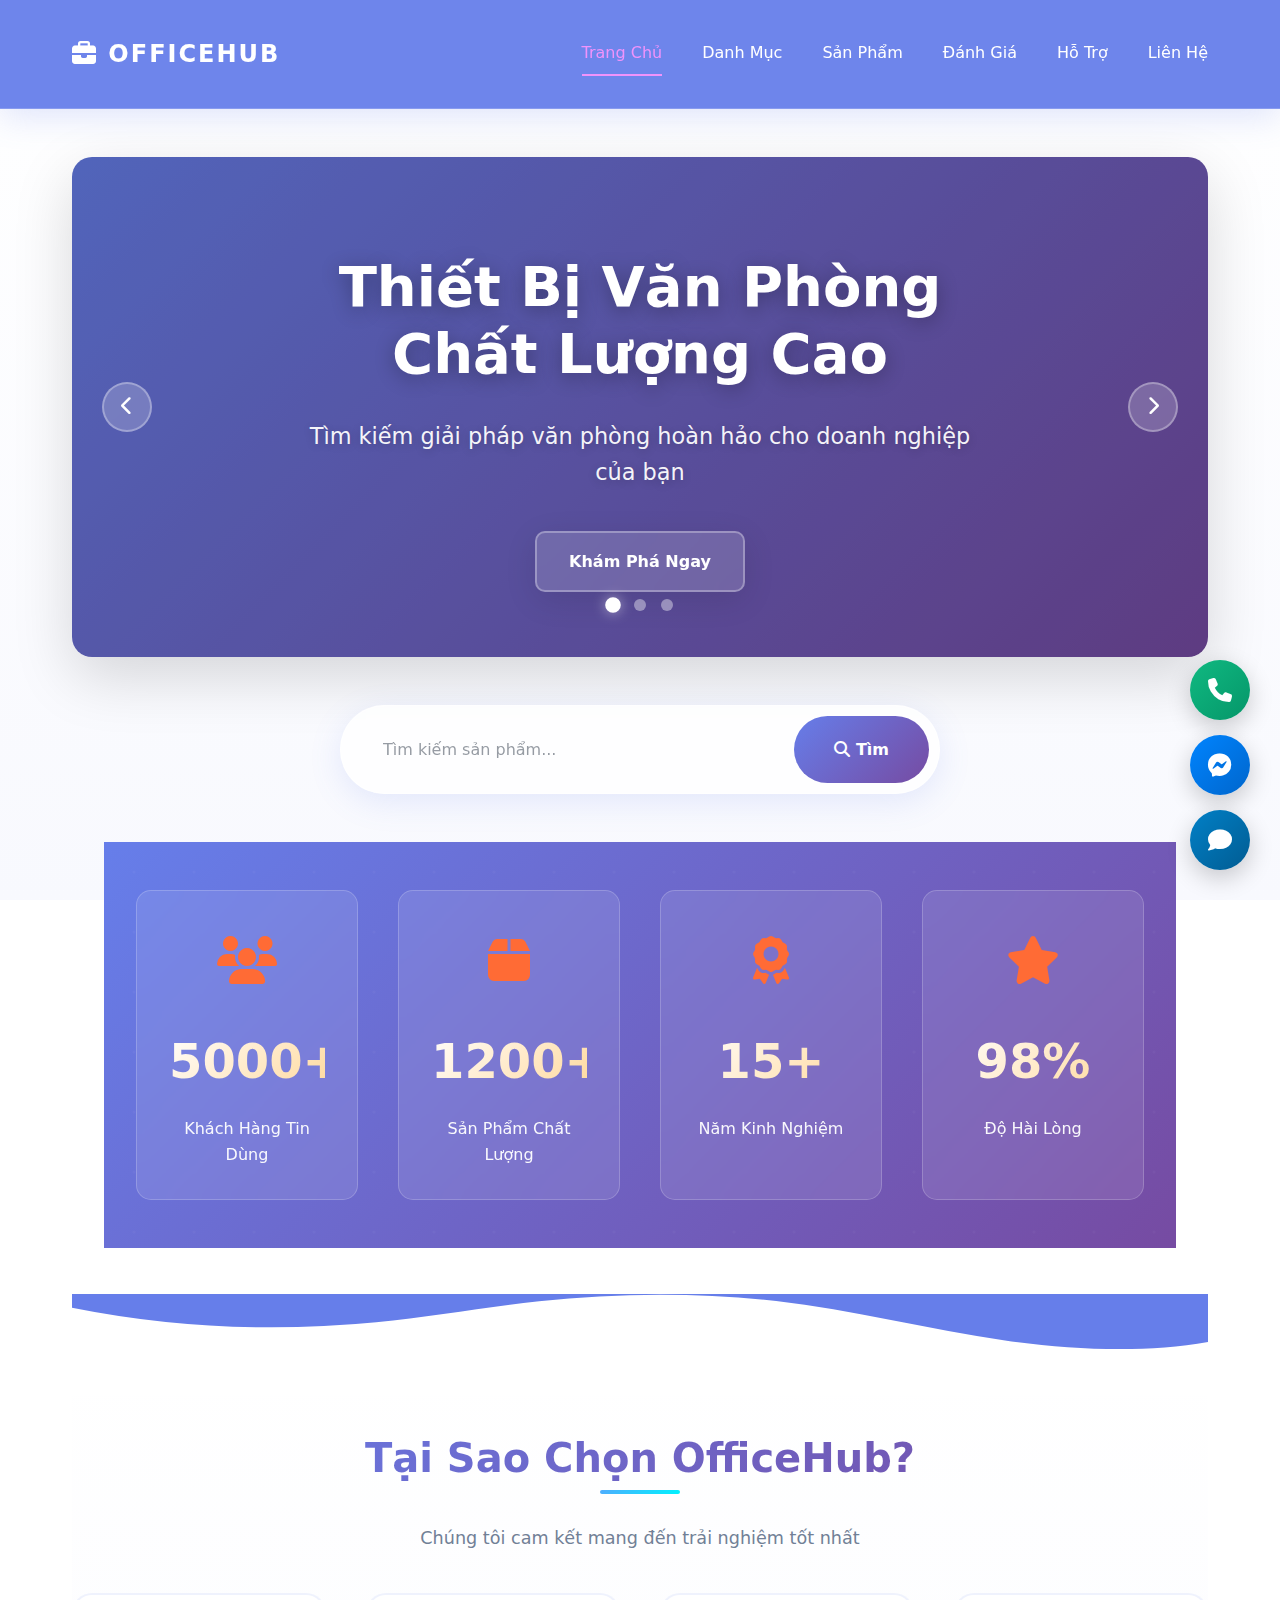
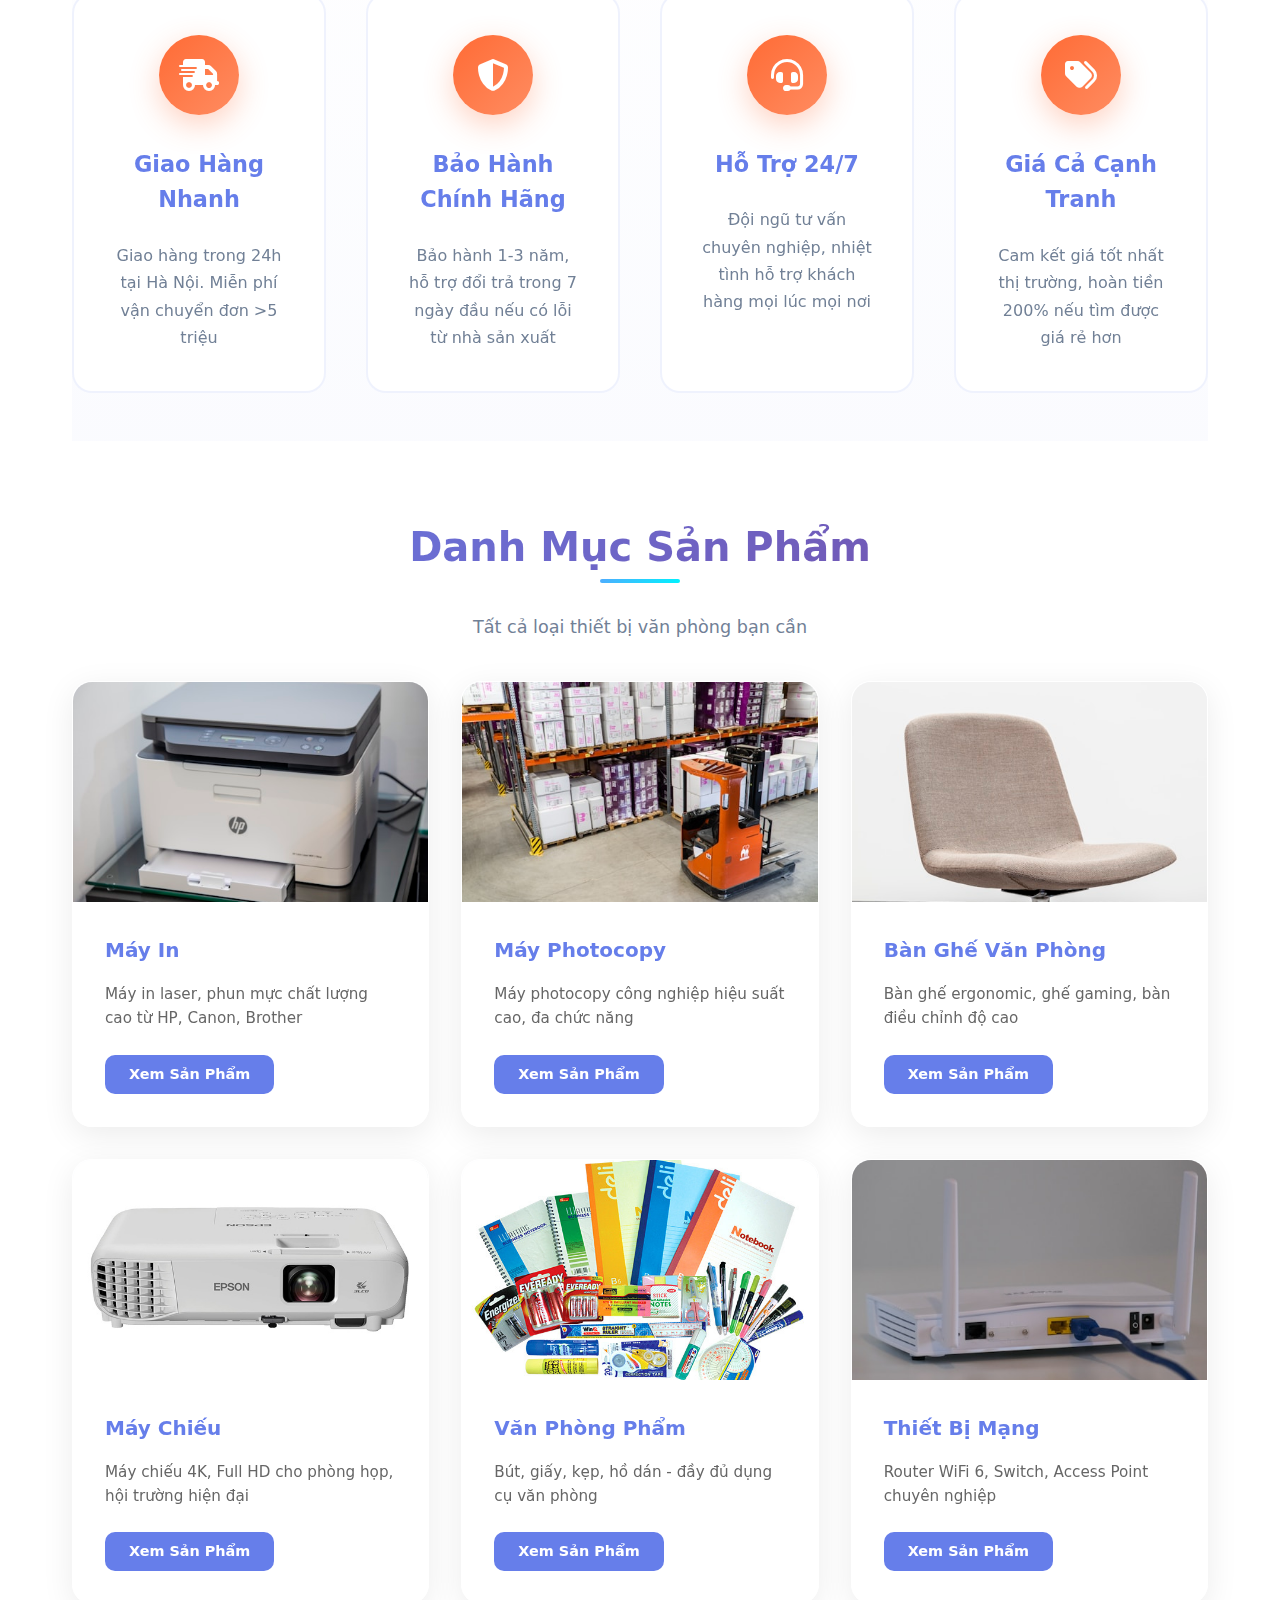
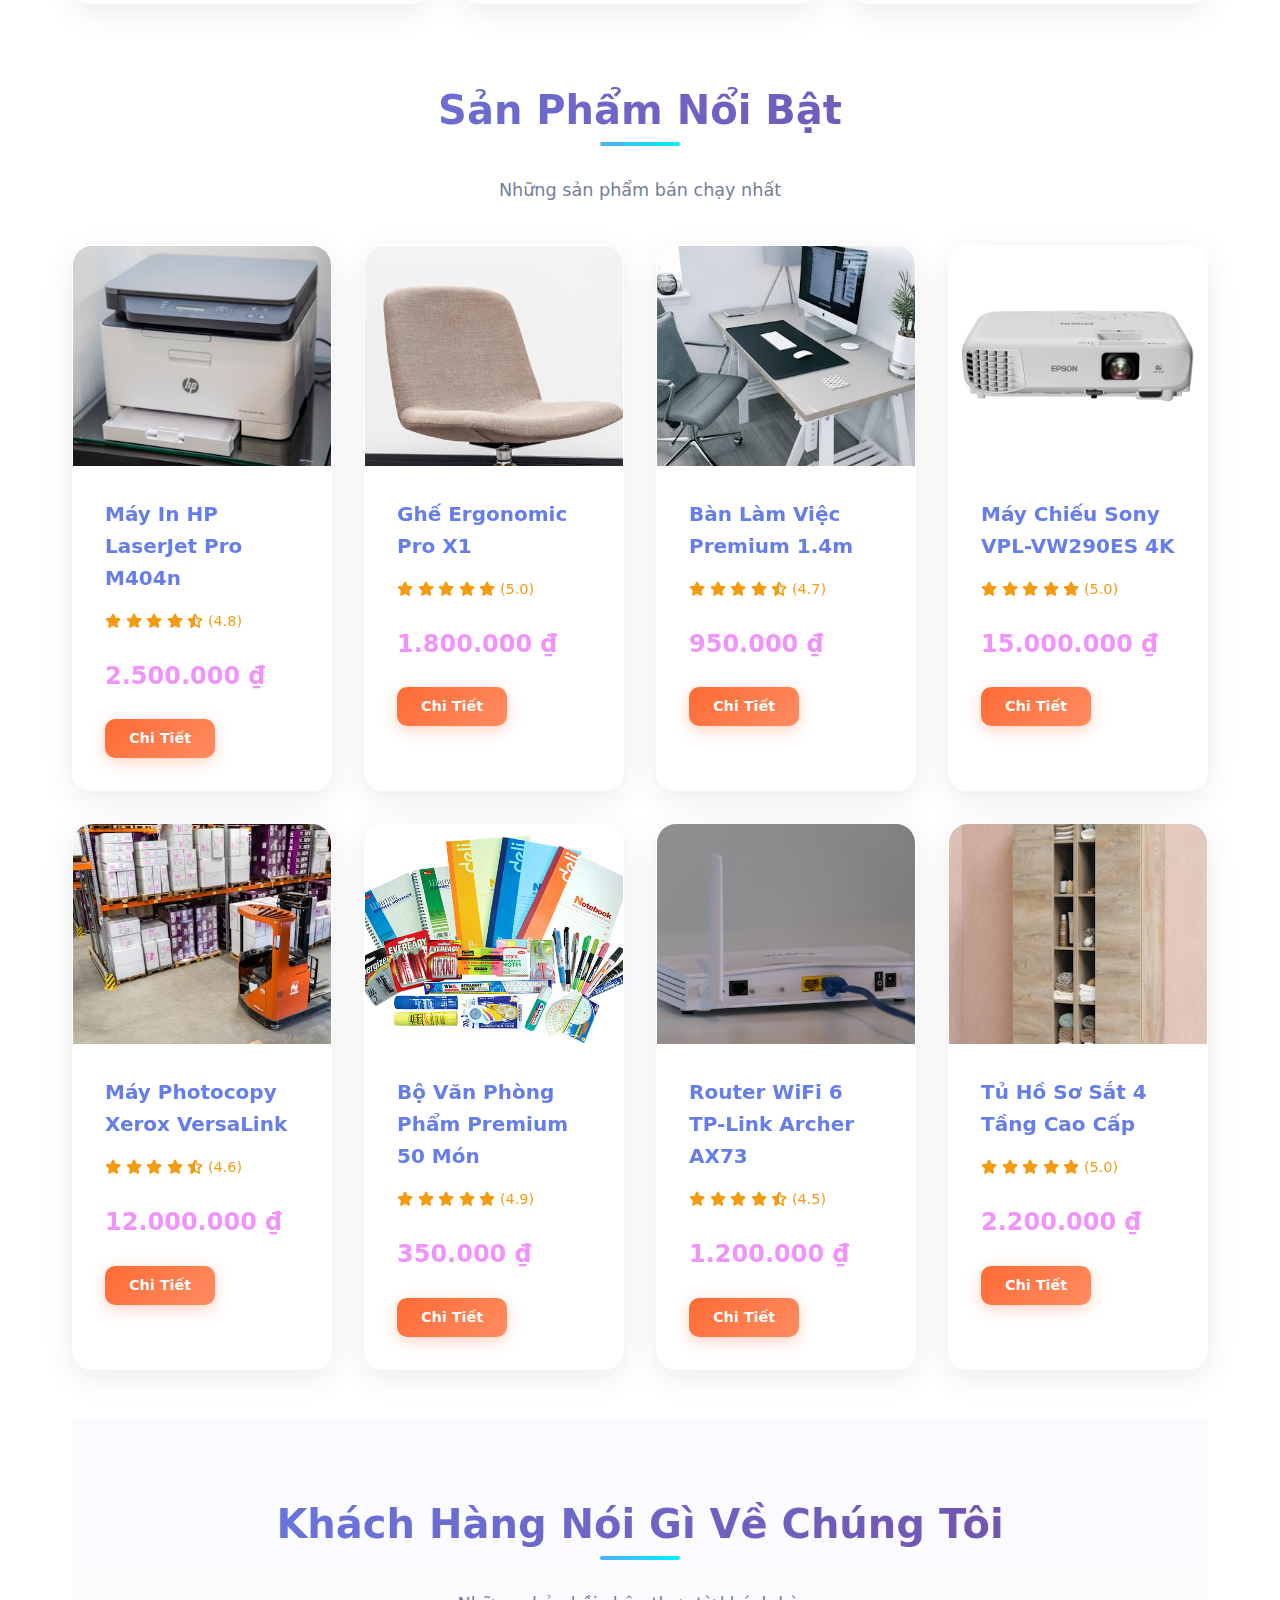
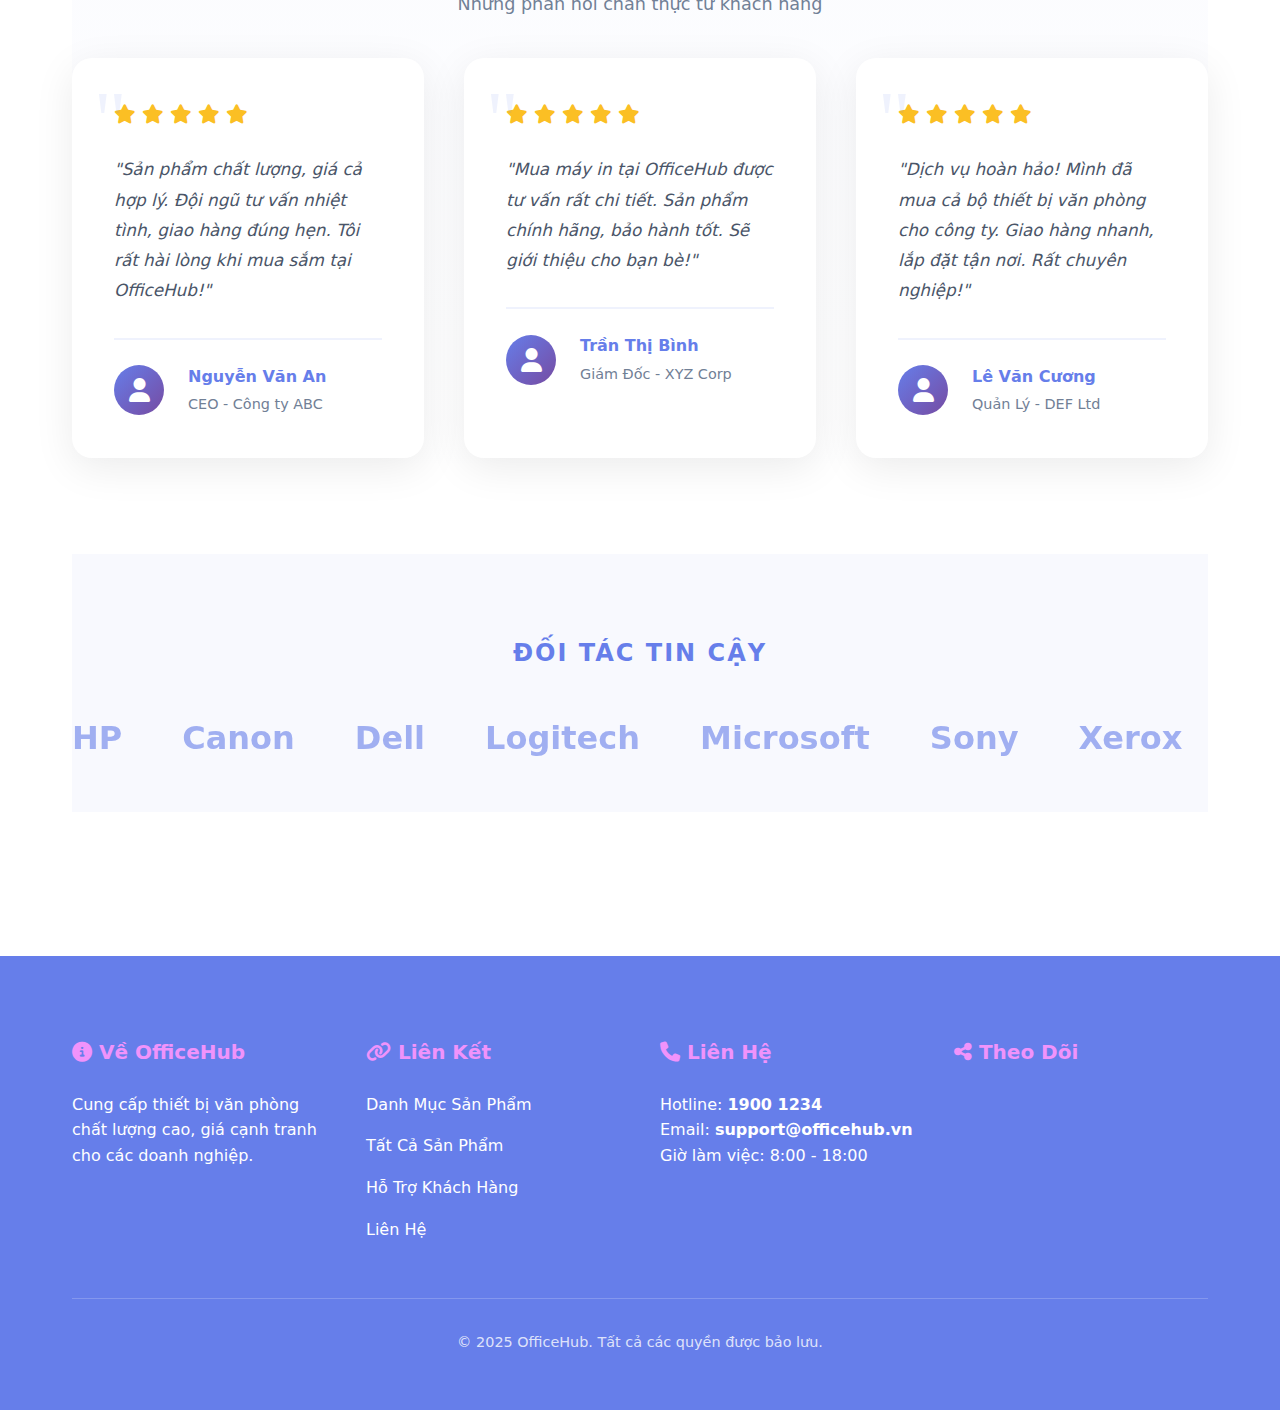
<file: index.html>
<!DOCTYPE html>
<html lang="vi">
<head>
    <meta charset="UTF-8">
    <meta name="viewport" content="width=device-width, initial-scale=1.0">
    <meta name="description" content="OfficeHub - Cửa hàng bán thiết bị văn phòng trực tuyến chất lượng cao">
    <title>OfficeHub - Thiết Bị Văn Phòng Chuyên Nghiệp</title>
    <link rel="stylesheet" href="https://cdnjs.cloudflare.com/ajax/libs/font-awesome/6.5.0/css/all.min.css">
    <link rel="stylesheet" href="css/base.css">
    <link rel="stylesheet" href="css/index.css">
</head>
<body>
    <!-- HEADER -->
    <header>
        <div class="header__container">
            <div class="header__logo">
                <i class="fas fa-briefcase"></i> OfficeHub
            </div>
            <nav>
                <ul class="nav__list">
                    <li><a href="index.html" class="nav__link nav__link--active">Trang Chủ</a></li>
                    <li><a href="danhmuc.html" class="nav__link">Danh Mục</a></li>
                    <li><a href="sanpham.html" class="nav__link">Sản Phẩm</a></li>
                    <li><a href="danhgia.html" class="nav__link">Đánh Giá</a></li>
                    <li><a href="hotro.html" class="nav__link">Hỗ Trợ</a></li>
                    <li><a href="lienhe.html" class="nav__link">Liên Hệ</a></li>
                </ul>
            </nav>
        </div>
    </header>

    <!-- MAIN CONTENT -->
    <main>
        <!-- HERO SLIDER SECTION -->
        <section class="hero-slider">
            <div class="slider-container">
                <!-- Radio inputs for CSS-only slider -->
                <input type="radio" name="slider" id="slide1" class="slider-radio" checked>
                <input type="radio" name="slider" id="slide2" class="slider-radio">
                <input type="radio" name="slider" id="slide3" class="slider-radio">
                
                <div class="slide slide-1">
                    <div class="slide-overlay"></div>
                    <div class="slide-content">
                        <h1 class="slide-title">Thiết Bị Văn Phòng Chất Lượng Cao</h1>
                        <p class="slide-text">Tìm kiếm giải pháp văn phòng hoàn hảo cho doanh nghiệp của bạn</p>
                        <a href="sanpham.html" class="btn btn--glass">Khám Phá Ngay</a>
                    </div>
                </div>
                <div class="slide slide-2">
                    <div class="slide-overlay"></div>
                    <div class="slide-content">
                        <h1 class="slide-title">Công Nghệ Hiện Đại</h1>
                        <p class="slide-text">Máy móc thiết bị công nghệ cao phục vụ mọi nhu cầu làm việc</p>
                        <a href="danhmuc.html" class="btn btn--glass">Xem Danh Mục</a>
                    </div>
                </div>
                <div class="slide slide-3">
                    <div class="slide-overlay"></div>
                    <div class="slide-content">
                        <h1 class="slide-title">Ưu Đãi Đặc Biệt</h1>
                        <p class="slide-text">Giảm giá lên đến 30% cho khách hàng doanh nghiệp</p>
                        <a href="lienhe.html" class="btn btn--glass">Liên Hệ Ngay</a>
                    </div>
                </div>
                
                <!-- Navigation Labels -->
                <label for="slide1" class="slider-btn slider-btn-1"></label>
                <label for="slide2" class="slider-btn slider-btn-2"></label>
                <label for="slide3" class="slider-btn slider-btn-3"></label>
                
                <!-- Previous/Next Navigation -->
                <div class="slider-nav">
                    <label for="slide3" class="nav-btn nav-prev" data-slide="1">
                        <i class="fas fa-chevron-left"></i>
                    </label>
                    <label for="slide1" class="nav-btn nav-prev" data-slide="2">
                        <i class="fas fa-chevron-left"></i>
                    </label>
                    <label for="slide2" class="nav-btn nav-prev" data-slide="3">
                        <i class="fas fa-chevron-left"></i>
                    </label>
                    
                    <label for="slide2" class="nav-btn nav-next" data-slide="1">
                        <i class="fas fa-chevron-right"></i>
                    </label>
                    <label for="slide3" class="nav-btn nav-next" data-slide="2">
                        <i class="fas fa-chevron-right"></i>
                    </label>
                    <label for="slide1" class="nav-btn nav-next" data-slide="3">
                        <i class="fas fa-chevron-right"></i>
                    </label>
                </div>
                
                <!-- Dots Indicator -->
                <div class="slider-dots">
                    <label for="slide1" class="dot"></label>
                    <label for="slide2" class="dot"></label>
                    <label for="slide3" class="dot"></label>
                </div>
            </div>
        </section>

        <!-- SEARCH SECTION -->
        <section class="search">
            <div class="search__wrapper">
                <input type="text" class="search__input" placeholder="Tìm kiếm sản phẩm...">
                <button class="btn btn--primary search__button">
                    <i class="fas fa-search"></i> Tìm
                </button>
            </div>
        </section>

        <!-- STATS SECTION -->
        <section class="stats-section">
            <div class="stats-container">
                <div class="stat-item">
                    <div class="stat-icon">
                        <i class="fas fa-users"></i>
                    </div>
                    <div class="stat-number">5000+</div>
                    <div class="stat-label">Khách Hàng Tin Dùng</div>
                </div>
                <div class="stat-item">
                    <div class="stat-icon">
                        <i class="fas fa-box"></i>
                    </div>
                    <div class="stat-number">1200+</div>
                    <div class="stat-label">Sản Phẩm Chất Lượng</div>
                </div>
                <div class="stat-item">
                    <div class="stat-icon">
                        <i class="fas fa-award"></i>
                    </div>
                    <div class="stat-number">15+</div>
                    <div class="stat-label">Năm Kinh Nghiệm</div>
                </div>
                <div class="stat-item">
                    <div class="stat-icon">
                        <i class="fas fa-star"></i>
                    </div>
                    <div class="stat-number">98%</div>
                    <div class="stat-label">Độ Hài Lòng</div>
                </div>
            </div>
        </section>

        <!-- WAVE DIVIDER -->
        <div class="wave-divider">
            <svg viewBox="0 0 1200 120" preserveAspectRatio="none">
                <path d="M321.39,56.44c58-10.79,114.16-30.13,172-41.86,82.39-16.72,168.19-17.73,250.45-.39C823.78,31,906.67,72,985.66,92.83c70.05,18.48,146.53,26.09,214.34,3V0H0V27.35A600.21,600.21,0,0,0,321.39,56.44Z"></path>
            </svg>
        </div>

        <!-- WHY CHOOSE US SECTION -->
        <section class="features-section">
            <h2 class="section__title">Tại Sao Chọn OfficeHub?</h2>
            <p class="section__subtitle">Chúng tôi cam kết mang đến trải nghiệm tốt nhất</p>
            <div class="features-grid">
                <div class="feature-card">
                    <div class="feature-icon">
                        <i class="fas fa-shipping-fast"></i>
                    </div>
                    <h3>Giao Hàng Nhanh</h3>
                    <p>Giao hàng trong 24h tại Hà Nội. Miễn phí vận chuyển đơn >5 triệu</p>
                </div>
                <div class="feature-card">
                    <div class="feature-icon">
                        <i class="fas fa-shield-alt"></i>
                    </div>
                    <h3>Bảo Hành Chính Hãng</h3>
                    <p>Bảo hành 1-3 năm, hỗ trợ đổi trả trong 7 ngày đầu nếu có lỗi từ nhà sản xuất</p>
                </div>
                <div class="feature-card">
                    <div class="feature-icon">
                        <i class="fas fa-headset"></i>
                    </div>
                    <h3>Hỗ Trợ 24/7</h3>
                    <p>Đội ngũ tư vấn chuyên nghiệp, nhiệt tình hỗ trợ khách hàng mọi lúc mọi nơi</p>
                </div>
                <div class="feature-card">
                    <div class="feature-icon">
                        <i class="fas fa-tags"></i>
                    </div>
                    <h3>Giá Cả Cạnh Tranh</h3>
                    <p>Cam kết giá tốt nhất thị trường, hoàn tiền 200% nếu tìm được giá rẻ hơn</p>
                </div>
            </div>
        </section>

        <!-- CATEGORIES SECTION -->
        <section class="categories-section">
            <h2 class="section__title">Danh Mục Sản Phẩm</h2>
            <p class="section__subtitle">Tất cả loại thiết bị văn phòng bạn cần</p>
            <div class="grid grid--3">
                <div class="card category-card">
                    <div class="card__image">
                        <img src="./img/may in.jpeg" alt="Máy In" loading="lazy">
                        <div class="category-overlay">
                            <span class="category-count">150+ sản phẩm</span>
                        </div>
                    </div>
                    <div class="card__body">
                        <h3 class="card__title">Máy In</h3>
                        <p class="card__text">Máy in laser, phun mực chất lượng cao từ HP, Canon, Brother</p>
                        <a href="danhmuc.html" class="btn btn--primary btn--small">Xem Sản Phẩm</a>
                    </div>
                </div>

                <div class="card category-card">
                    <div class="card__image">
                        <img src="./img/mayphoto.jpeg" alt="Máy Photocopy" loading="lazy">
                        <div class="category-overlay">
                            <span class="category-count">80+ sản phẩm</span>
                        </div>
                    </div>
                    <div class="card__body">
                        <h3 class="card__title">Máy Photocopy</h3>
                        <p class="card__text">Máy photocopy công nghiệp hiệu suất cao, đa chức năng</p>
                        <a href="danhmuc.html" class="btn btn--primary btn--small">Xem Sản Phẩm</a>
                    </div>
                </div>

                <div class="card category-card">
                    <div class="card__image">
                        <img src="./img/ghevp.jpeg" alt="Bàn Ghế Văn Phòng" loading="lazy">
                        <div class="category-overlay">
                            <span class="category-count">200+ sản phẩm</span>
                        </div>
                    </div>
                    <div class="card__body">
                        <h3 class="card__title">Bàn Ghế Văn Phòng</h3>
                        <p class="card__text">Bàn ghế ergonomic, ghế gaming, bàn điều chỉnh độ cao</p>
                        <a href="danhmuc.html" class="btn btn--primary btn--small">Xem Sản Phẩm</a>
                    </div>
                </div>

                <div class="card category-card">
                    <div class="card__image">
                        <img src="./img/maychieu.jpg" alt="Máy Chiếu" loading="lazy">
                        <div class="category-overlay">
                            <span class="category-count">60+ sản phẩm</span>
                        </div>
                    </div>
                    <div class="card__body">
                        <h3 class="card__title">Máy Chiếu</h3>
                        <p class="card__text">Máy chiếu 4K, Full HD cho phòng họp, hội trường hiện đại</p>
                        <a href="danhmuc.html" class="btn btn--primary btn--small">Xem Sản Phẩm</a>
                    </div>
                </div>

                <div class="card category-card">
                    <div class="card__image">
                        <img src="./img/vpp.jpg" alt="Văn Phòng Phẩm" loading="lazy">
                        <div class="category-overlay">
                            <span class="category-count">500+ sản phẩm</span>
                        </div>
                    </div>
                    <div class="card__body">
                        <h3 class="card__title">Văn Phòng Phẩm</h3>
                        <p class="card__text">Bút, giấy, kẹp, hồ dán - đầy đủ dụng cụ văn phòng</p>
                        <a href="danhmuc.html" class="btn btn--primary btn--small">Xem Sản Phẩm</a>
                    </div>
                </div>

                <div class="card category-card">
                    <div class="card__image">
                        <img src="./img/tbmang.jpeg" alt="Thiết Bị Mạng" loading="lazy">
                        <div class="category-overlay">
                            <span class="category-count">120+ sản phẩm</span>
                        </div>
                    </div>
                    <div class="card__body">
                        <h3 class="card__title">Thiết Bị Mạng</h3>
                        <p class="card__text">Router WiFi 6, Switch, Access Point chuyên nghiệp</p>
                        <a href="danhmuc.html" class="btn btn--primary btn--small">Xem Sản Phẩm</a>
                    </div>
                </div>
            </div>
        </section>

        <!-- BEST SELLERS SECTION -->
        <section>
            <h2 class="section__title">Sản Phẩm Nổi Bật</h2>
            <p class="section__subtitle">Những sản phẩm bán chạy nhất</p>
            <div class="grid grid--4">
                <div class="card">
                    <div class="card__image">
                        <img src="./img/mayinHP.jpeg" alt="Máy In HP LaserJet">
                    </div>
                    <div class="card__body">
                        <h3 class="card__title">Máy In HP LaserJet Pro M404n</h3>
                        <div class="card__rating">
                            <i class="fas fa-star"></i>
                            <i class="fas fa-star"></i>
                            <i class="fas fa-star"></i>
                            <i class="fas fa-star"></i>
                            <i class="fas fa-star-half-alt"></i> (4.8)
                        </div>
                        <div class="card__price">2.500.000 ₫</div>
                        <a href="sanpham.html" class="btn btn--accent btn--small">Chi Tiết</a>
                    </div>
                </div>

                <div class="card">
                    <div class="card__image">
                        <img src="./img/ghevp.jpeg" alt="Ghế Văn Phòng">
                    </div>
                    <div class="card__body">
                        <h3 class="card__title">Ghế Ergonomic Pro X1</h3>
                        <div class="card__rating">
                            <i class="fas fa-star"></i>
                            <i class="fas fa-star"></i>
                            <i class="fas fa-star"></i>
                            <i class="fas fa-star"></i>
                            <i class="fas fa-star"></i> (5.0)
                        </div>
                        <div class="card__price">1.800.000 ₫</div>
                        <a href="sanpham.html" class="btn btn--accent btn--small">Chi Tiết</a>
                    </div>
                </div>

                <div class="card">
                    <div class="card__image">
                        <img src="./img/banlamviec.jpeg" alt="Bàn Làm Việc">
                    </div>
                    <div class="card__body">
                        <h3 class="card__title">Bàn Làm Việc Premium 1.4m</h3>
                        <div class="card__rating">
                            <i class="fas fa-star"></i>
                            <i class="fas fa-star"></i>
                            <i class="fas fa-star"></i>
                            <i class="fas fa-star"></i>
                            <i class="fas fa-star-half-alt"></i> (4.7)
                        </div>
                        <div class="card__price">950.000 ₫</div>
                        <a href="sanpham.html" class="btn btn--accent btn--small">Chi Tiết</a>
                    </div>
                </div>

                <div class="card">
                    <div class="card__image">
                        <img src="./img/maychieu.jpg" alt="Máy Chiếu">
                    </div>
                    <div class="card__body">
                        <h3 class="card__title">Máy Chiếu Sony VPL-VW290ES 4K</h3>
                        <div class="card__rating">
                            <i class="fas fa-star"></i>
                            <i class="fas fa-star"></i>
                            <i class="fas fa-star"></i>
                            <i class="fas fa-star"></i>
                            <i class="fas fa-star"></i> (5.0)
                        </div>
                        <div class="card__price">15.000.000 ₫</div>
                        <a href="sanpham.html" class="btn btn--accent btn--small">Chi Tiết</a>
                    </div>
                </div>

                <div class="card">
                    <div class="card__image">
                        <img src="./img/mayphoto.jpeg" alt="Máy Photocopy">
                    </div>
                    <div class="card__body">
                        <h3 class="card__title">Máy Photocopy Xerox VersaLink</h3>
                        <div class="card__rating">
                            <i class="fas fa-star"></i>
                            <i class="fas fa-star"></i>
                            <i class="fas fa-star"></i>
                            <i class="fas fa-star"></i>
                            <i class="fas fa-star-half-alt"></i> (4.6)
                        </div>
                        <div class="card__price">12.000.000 ₫</div>
                        <a href="sanpham.html" class="btn btn--accent btn--small">Chi Tiết</a>
                    </div>
                </div>

                <div class="card">
                    <div class="card__image">
                        <img src="./img/vpp.jpg" alt="Văn Phòng Phẩm">
                    </div>
                    <div class="card__body">
                        <h3 class="card__title">Bộ Văn Phòng Phẩm Premium 50 Món</h3>
                        <div class="card__rating">
                            <i class="fas fa-star"></i>
                            <i class="fas fa-star"></i>
                            <i class="fas fa-star"></i>
                            <i class="fas fa-star"></i>
                            <i class="fas fa-star"></i> (4.9)
                        </div>
                        <div class="card__price">350.000 ₫</div>
                        <a href="sanpham.html" class="btn btn--accent btn--small">Chi Tiết</a>
                    </div>
                </div>

                <div class="card">
                    <div class="card__image">
                        <img src="./img/tbmang.jpeg" alt="Router WiFi">
                    </div>
                    <div class="card__body">
                        <h3 class="card__title">Router WiFi 6 TP-Link Archer AX73</h3>
                        <div class="card__rating">
                            <i class="fas fa-star"></i>
                            <i class="fas fa-star"></i>
                            <i class="fas fa-star"></i>
                            <i class="fas fa-star"></i>
                            <i class="fas fa-star-half-alt"></i> (4.5)
                        </div>
                        <div class="card__price">1.200.000 ₫</div>
                        <a href="sanpham.html" class="btn btn--accent btn--small">Chi Tiết</a>
                    </div>
                </div>

                <div class="card">
                    <div class="card__image">
                        <img src="./img/tudo.jpeg" alt="Tủ Hồ Sơ">
                    </div>
                    <div class="card__body">
                        <h3 class="card__title">Tủ Hồ Sơ Sắt 4 Tầng Cao Cấp</h3>
                        <div class="card__rating">
                            <i class="fas fa-star"></i>
                            <i class="fas fa-star"></i>
                            <i class="fas fa-star"></i>
                            <i class="fas fa-star"></i>
                            <i class="fas fa-star"></i> (5.0)
                        </div>
                        <div class="card__price">2.200.000 ₫</div>
                        <a href="sanpham.html" class="btn btn--accent btn--small">Chi Tiết</a>
                    </div>
                </div>
            </div>
        </section>

        <!-- TESTIMONIALS SECTION -->
        <section class="testimonials-section">
            <h2 class="section__title">Khách Hàng Nói Gì Về Chúng Tôi</h2>
            <p class="section__subtitle">Những phản hồi chân thực từ khách hàng</p>
            <div class="testimonials-grid">
                <div class="testimonial-card">
                    <div class="testimonial-rating">
                        <i class="fas fa-star"></i>
                        <i class="fas fa-star"></i>
                        <i class="fas fa-star"></i>
                        <i class="fas fa-star"></i>
                        <i class="fas fa-star"></i>
                    </div>
                    <p class="testimonial-text">"Sản phẩm chất lượng, giá cả hợp lý. Đội ngũ tư vấn nhiệt tình, giao hàng đúng hẹn. Tôi rất hài lòng khi mua sắm tại OfficeHub!"</p>
                    <div class="testimonial-author">
                        <div class="author-avatar">
                            <i class="fas fa-user"></i>
                        </div>
                        <div class="author-info">
                            <div class="author-name">Nguyễn Văn An</div>
                            <div class="author-title">CEO - Công ty ABC</div>
                        </div>
                    </div>
                </div>
                <div class="testimonial-card">
                    <div class="testimonial-rating">
                        <i class="fas fa-star"></i>
                        <i class="fas fa-star"></i>
                        <i class="fas fa-star"></i>
                        <i class="fas fa-star"></i>
                        <i class="fas fa-star"></i>
                    </div>
                    <p class="testimonial-text">"Mua máy in tại OfficeHub được tư vấn rất chi tiết. Sản phẩm chính hãng, bảo hành tốt. Sẽ giới thiệu cho bạn bè!"</p>
                    <div class="testimonial-author">
                        <div class="author-avatar">
                            <i class="fas fa-user"></i>
                        </div>
                        <div class="author-info">
                            <div class="author-name">Trần Thị Bình</div>
                            <div class="author-title">Giám Đốc - XYZ Corp</div>
                        </div>
                    </div>
                </div>
                <div class="testimonial-card">
                    <div class="testimonial-rating">
                        <i class="fas fa-star"></i>
                        <i class="fas fa-star"></i>
                        <i class="fas fa-star"></i>
                        <i class="fas fa-star"></i>
                        <i class="fas fa-star"></i>
                    </div>
                    <p class="testimonial-text">"Dịch vụ hoàn hảo! Mình đã mua cả bộ thiết bị văn phòng cho công ty. Giao hàng nhanh, lắp đặt tận nơi. Rất chuyên nghiệp!"</p>
                    <div class="testimonial-author">
                        <div class="author-avatar">
                            <i class="fas fa-user"></i>
                        </div>
                        <div class="author-info">
                            <div class="author-name">Lê Văn Cương</div>
                            <div class="author-title">Quản Lý - DEF Ltd</div>
                        </div>
                    </div>
                </div>
            </div>
        </section>

        <!-- TRUSTED BRANDS -->
        <section class="brands-section">
            <h3 class="brands-title">Đối Tác Tin Cậy</h3>
            <div class="brands-marquee">
                <div class="brands-track">
                    <span class="brand-item">HP</span>
                    <span class="brand-item">Canon</span>
                    <span class="brand-item">Dell</span>
                    <span class="brand-item">Logitech</span>
                    <span class="brand-item">Microsoft</span>
                    <span class="brand-item">Sony</span>
                    <span class="brand-item">Xerox</span>
                    <span class="brand-item">Brother</span>
                    <span class="brand-item">HP</span>
                    <span class="brand-item">Canon</span>
                    <span class="brand-item">Dell</span>
                    <span class="brand-item">Logitech</span>
                </div>
            </div>
        </section>

        <!-- FLOATING ACTION BUTTONS -->
        <div class="floating-buttons">
            <a href="tel:19001234" class="float-btn float-btn-phone" title="Gọi ngay">
                <i class="fas fa-phone"></i>
            </a>
            <a href="#" class="float-btn float-btn-messenger" title="Chat với chúng tôi">
                <i class="fab fa-facebook-messenger"></i>
            </a>
            <a href="#" class="float-btn float-btn-zalo" title="Chat Zalo">
                <i class="fas fa-comment"></i>
            </a>
        </div>
    </main>

    <!-- FOOTER -->
    <footer>
        <div class="footer__container">
            <div class="footer__grid">
                <div class="footer__section">
                    <h4><i class="fas fa-info-circle"></i> Về OfficeHub</h4>
                    <p>Cung cấp thiết bị văn phòng chất lượng cao, giá cạnh tranh cho các doanh nghiệp.</p>
                </div>
                <div class="footer__section">
                    <h4><i class="fas fa-link"></i> Liên Kết</h4>
                    <ul class="footer__links">
                        <li><a href="danhmuc.html">Danh Mục Sản Phẩm</a></li>
                        <li><a href="sanpham.html">Tất Cả Sản Phẩm</a></li>
                        <li><a href="hotro.html">Hỗ Trợ Khách Hàng</a></li>
                        <li><a href="lienhe.html">Liên Hệ</a></li>
                    </ul>
                </div>
                <div class="footer__section">
                    <h4><i class="fas fa-phone"></i> Liên Hệ</h4>
                    <p>
                        Hotline: <strong>1900 1234</strong><br>
                        Email: <strong>support@officehub.vn</strong><br>
                        Giờ làm việc: 8:00 - 18:00
                    </p>
                </div>
                <div class="footer__section">
                    <h4><i class="fas fa-share-alt"></i> Theo Dõi</h4>
                    <p>
                        <a href="#"><i class="fab fa-facebook"></i></a>
                        <a href="#"><i class="fab fa-twitter"></i></a>
                        <a href="#"><i class="fab fa-instagram"></i></a>
                        <a href="#"><i class="fab fa-linkedin"></i></a>
                    </p>
                </div>
            </div>
            <div class="footer__divider"></div>
            <div class="footer__bottom">
                <p>&copy; 2025 OfficeHub. Tất cả các quyền được bảo lưu.</p>
            </div>
        </div>
    </footer>

</body>
</html>
</file>
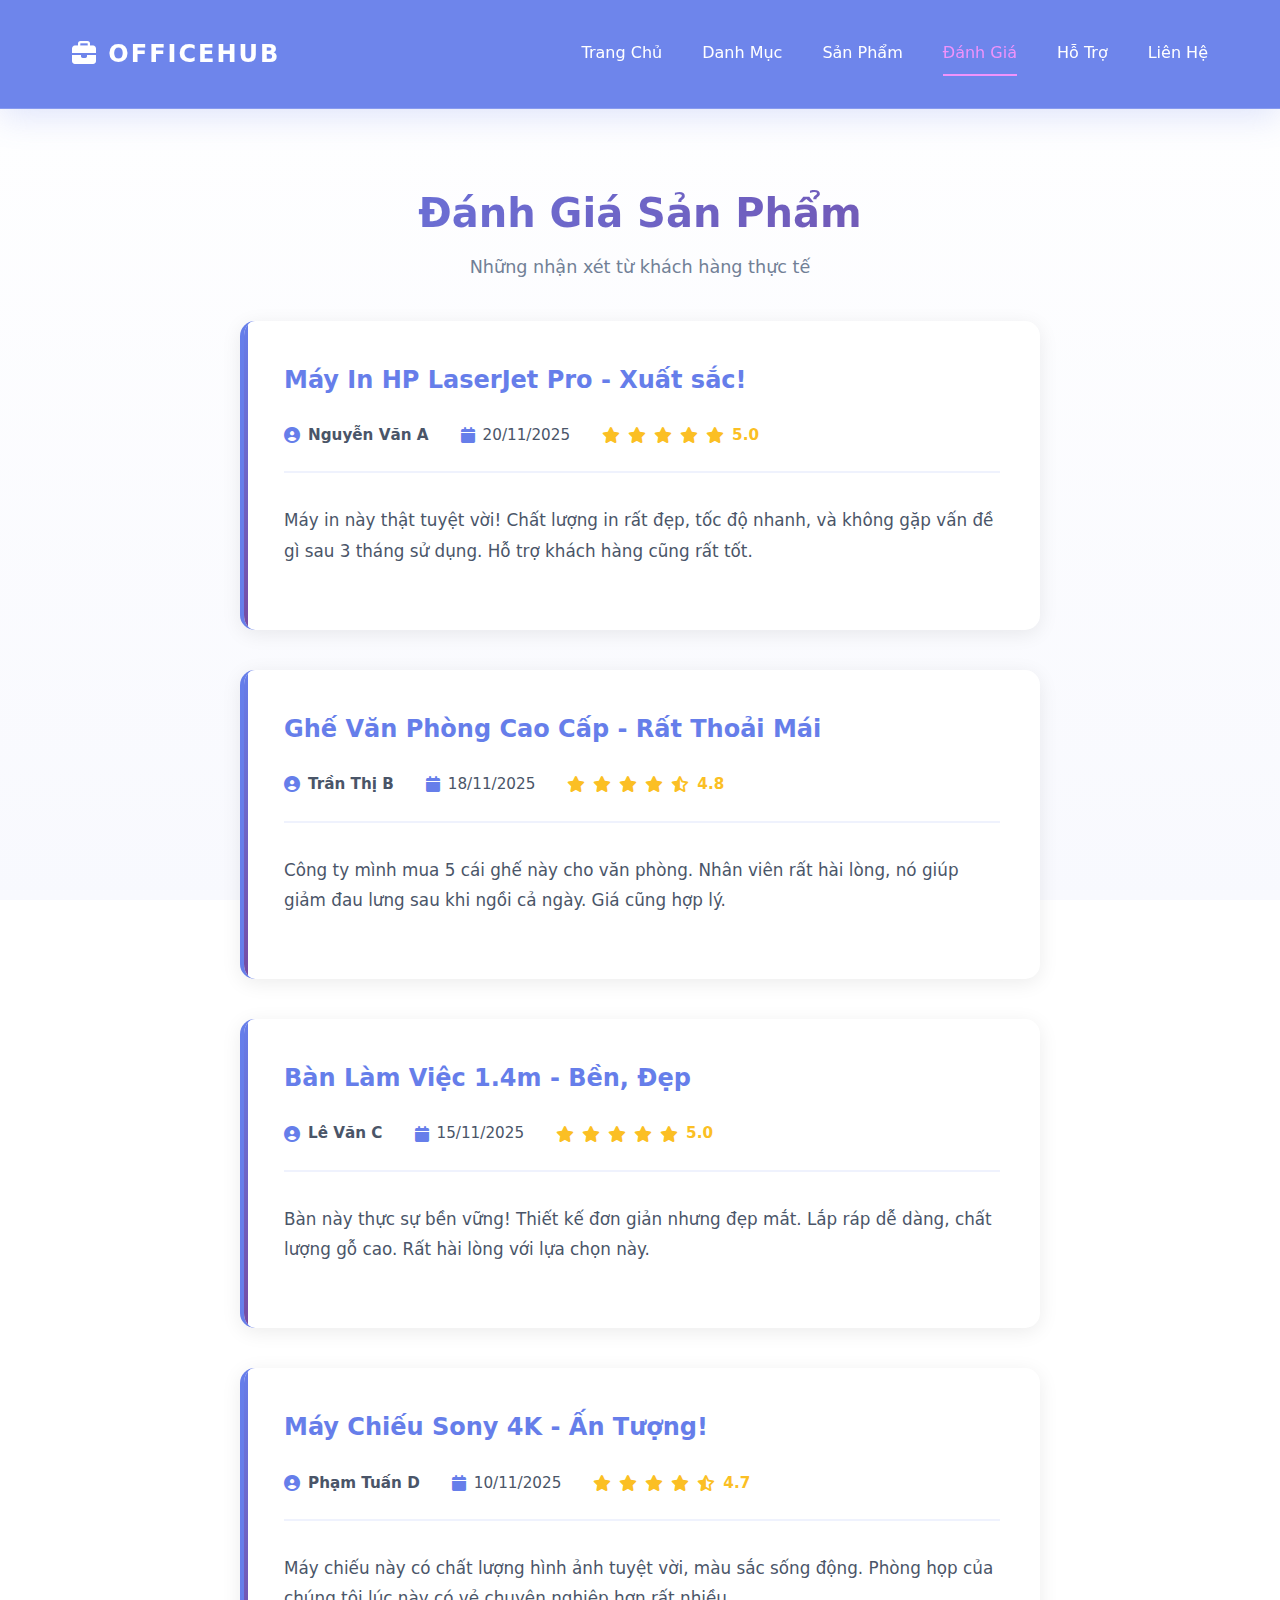
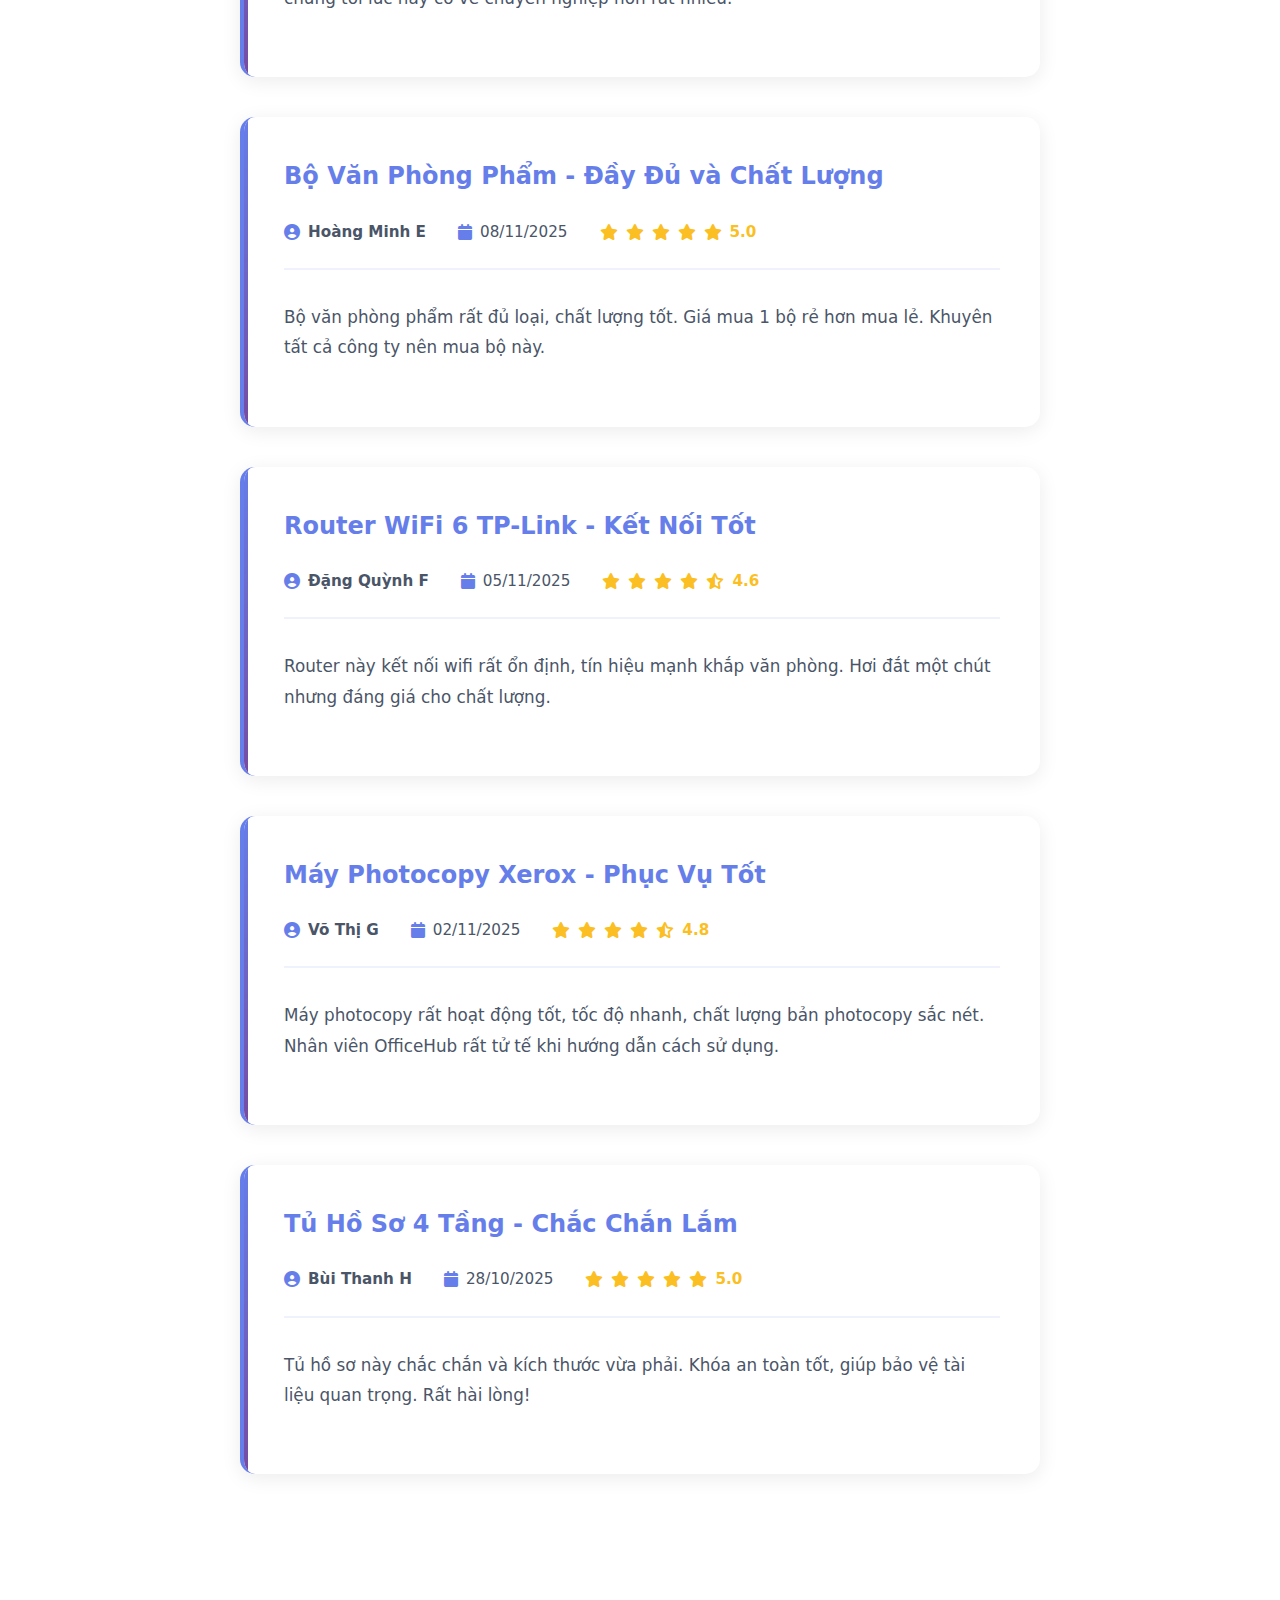
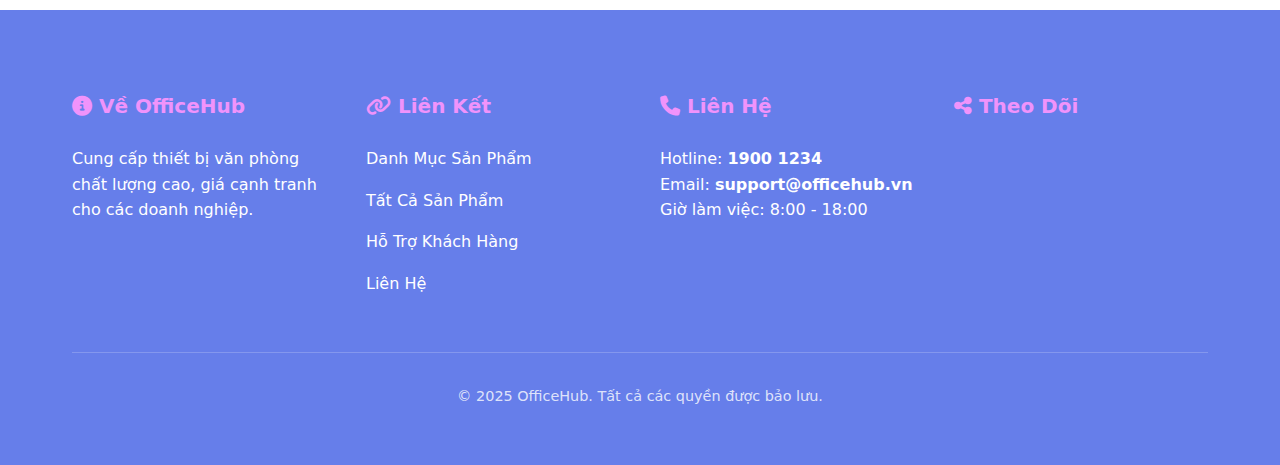
<file: danhgia.html>
<!DOCTYPE html>
<html lang="vi">
<head>
    <meta charset="UTF-8">
    <meta name="viewport" content="width=device-width, initial-scale=1.0">
    <meta name="description" content="Đánh giá sản phẩm từ khách hàng">
    <title>Đánh Giá - OfficeHub</title>
    <link rel="stylesheet" href="https://cdnjs.cloudflare.com/ajax/libs/font-awesome/6.5.0/css/all.min.css">
    <link rel="stylesheet" href="css/base.css">
    <link rel="stylesheet" href="css/danhgia.css">
</head>
<body>
    <!-- HEADER -->
    <header>
        <div class="header__container">
            <div class="header__logo">
                <i class="fas fa-briefcase"></i> OfficeHub
            </div>
            <nav>
                <ul class="nav__list">
                    <li><a href="index.html" class="nav__link">Trang Chủ</a></li>
                    <li><a href="danhmuc.html" class="nav__link">Danh Mục</a></li>
                    <li><a href="sanpham.html" class="nav__link">Sản Phẩm</a></li>
                    <li><a href="danhgia.html" class="nav__link nav__link--active">Đánh Giá</a></li>
                    <li><a href="hotro.html" class="nav__link">Hỗ Trợ</a></li>
                    <li><a href="lienhe.html" class="nav__link">Liên Hệ</a></li>
                </ul>
            </nav>
        </div>
    </header>

    <!-- MAIN CONTENT -->
    <main>
        <h1>Đánh Giá Sản Phẩm</h1>
        <p class="section__subtitle">Những nhận xét từ khách hàng thực tế</p>

        <div style="max-width: 800px; margin: 0 auto;">
            <article>
                <h3>Máy In HP LaserJet Pro - Xuất sắc!</h3>
                <div class="article__meta">
                    <span class="article__author"><i class="fas fa-user-circle"></i> Nguyễn Văn A</span>
                    <span class="article__date"><i class="fas fa-calendar"></i> 20/11/2025</span>
                    <span>
                        <i class="fas fa-star"></i>
                        <i class="fas fa-star"></i>
                        <i class="fas fa-star"></i>
                        <i class="fas fa-star"></i>
                        <i class="fas fa-star"></i> 5.0
                    </span>
                </div>
                <p>Máy in này thật tuyệt vời! Chất lượng in rất đẹp, tốc độ nhanh, và không gặp vấn đề gì sau 3 tháng sử dụng. Hỗ trợ khách hàng cũng rất tốt.</p>
            </article>

            <article>
                <h3>Ghế Văn Phòng Cao Cấp - Rất Thoải Mái</h3>
                <div class="article__meta">
                    <span class="article__author"><i class="fas fa-user-circle"></i> Trần Thị B</span>
                    <span class="article__date"><i class="fas fa-calendar"></i> 18/11/2025</span>
                    <span>
                        <i class="fas fa-star"></i>
                        <i class="fas fa-star"></i>
                        <i class="fas fa-star"></i>
                        <i class="fas fa-star"></i>
                        <i class="fas fa-star-half-alt"></i> 4.8
                    </span>
                </div>
                <p>Công ty mình mua 5 cái ghế này cho văn phòng. Nhân viên rất hài lòng, nó giúp giảm đau lưng sau khi ngồi cả ngày. Giá cũng hợp lý.</p>
            </article>

            <article>
                <h3>Bàn Làm Việc 1.4m - Bền, Đẹp</h3>
                <div class="article__meta">
                    <span class="article__author"><i class="fas fa-user-circle"></i> Lê Văn C</span>
                    <span class="article__date"><i class="fas fa-calendar"></i> 15/11/2025</span>
                    <span>
                        <i class="fas fa-star"></i>
                        <i class="fas fa-star"></i>
                        <i class="fas fa-star"></i>
                        <i class="fas fa-star"></i>
                        <i class="fas fa-star"></i> 5.0
                    </span>
                </div>
                <p>Bàn này thực sự bền vững! Thiết kế đơn giản nhưng đẹp mắt. Lắp ráp dễ dàng, chất lượng gỗ cao. Rất hài lòng với lựa chọn này.</p>
            </article>

            <article>
                <h3>Máy Chiếu Sony 4K - Ấn Tượng!</h3>
                <div class="article__meta">
                    <span class="article__author"><i class="fas fa-user-circle"></i> Phạm Tuấn D</span>
                    <span class="article__date"><i class="fas fa-calendar"></i> 10/11/2025</span>
                    <span>
                        <i class="fas fa-star"></i>
                        <i class="fas fa-star"></i>
                        <i class="fas fa-star"></i>
                        <i class="fas fa-star"></i>
                        <i class="fas fa-star-half-alt"></i> 4.7
                    </span>
                </div>
                <p>Máy chiếu này có chất lượng hình ảnh tuyệt vời, màu sắc sống động. Phòng họp của chúng tôi lúc này có vẻ chuyên nghiệp hơn rất nhiều.</p>
            </article>

            <article>
                <h3>Bộ Văn Phòng Phẩm - Đầy Đủ và Chất Lượng</h3>
                <div class="article__meta">
                    <span class="article__author"><i class="fas fa-user-circle"></i> Hoàng Minh E</span>
                    <span class="article__date"><i class="fas fa-calendar"></i> 08/11/2025</span>
                    <span>
                        <i class="fas fa-star"></i>
                        <i class="fas fa-star"></i>
                        <i class="fas fa-star"></i>
                        <i class="fas fa-star"></i>
                        <i class="fas fa-star"></i> 5.0
                    </span>
                </div>
                <p>Bộ văn phòng phẩm rất đủ loại, chất lượng tốt. Giá mua 1 bộ rẻ hơn mua lẻ. Khuyên tất cả công ty nên mua bộ này.</p>
            </article>

            <article>
                <h3>Router WiFi 6 TP-Link - Kết Nối Tốt</h3>
                <div class="article__meta">
                    <span class="article__author"><i class="fas fa-user-circle"></i> Đặng Quỳnh F</span>
                    <span class="article__date"><i class="fas fa-calendar"></i> 05/11/2025</span>
                    <span>
                        <i class="fas fa-star"></i>
                        <i class="fas fa-star"></i>
                        <i class="fas fa-star"></i>
                        <i class="fas fa-star"></i>
                        <i class="fas fa-star-half-alt"></i> 4.6
                    </span>
                </div>
                <p>Router này kết nối wifi rất ổn định, tín hiệu mạnh khắp văn phòng. Hơi đắt một chút nhưng đáng giá cho chất lượng.</p>
            </article>

            <article>
                <h3>Máy Photocopy Xerox - Phục Vụ Tốt</h3>
                <div class="article__meta">
                    <span class="article__author"><i class="fas fa-user-circle"></i> Võ Thị G</span>
                    <span class="article__date"><i class="fas fa-calendar"></i> 02/11/2025</span>
                    <span>
                        <i class="fas fa-star"></i>
                        <i class="fas fa-star"></i>
                        <i class="fas fa-star"></i>
                        <i class="fas fa-star"></i>
                        <i class="fas fa-star-half-alt"></i> 4.8
                    </span>
                </div>
                <p>Máy photocopy rất hoạt động tốt, tốc độ nhanh, chất lượng bản photocopy sắc nét. Nhân viên OfficeHub rất tử tế khi hướng dẫn cách sử dụng.</p>
            </article>

            <article>
                <h3>Tủ Hồ Sơ 4 Tầng - Chắc Chắn Lắm</h3>
                <div class="article__meta">
                    <span class="article__author"><i class="fas fa-user-circle"></i> Bùi Thanh H</span>
                    <span class="article__date"><i class="fas fa-calendar"></i> 28/10/2025</span>
                    <span>
                        <i class="fas fa-star"></i>
                        <i class="fas fa-star"></i>
                        <i class="fas fa-star"></i>
                        <i class="fas fa-star"></i>
                        <i class="fas fa-star"></i> 5.0
                    </span>
                </div>
                <p>Tủ hồ sơ này chắc chắn và kích thước vừa phải. Khóa an toàn tốt, giúp bảo vệ tài liệu quan trọng. Rất hài lòng!</p>
            </article>
        </div>
    </main>

    <!-- FOOTER -->
    <footer>
        <div class="footer__container">
            <div class="footer__grid">
                <div class="footer__section">
                    <h4><i class="fas fa-info-circle"></i> Về OfficeHub</h4>
                    <p>Cung cấp thiết bị văn phòng chất lượng cao, giá cạnh tranh cho các doanh nghiệp.</p>
                </div>
                <div class="footer__section">
                    <h4><i class="fas fa-link"></i> Liên Kết</h4>
                    <ul class="footer__links">
                        <li><a href="danhmuc.html">Danh Mục Sản Phẩm</a></li>
                        <li><a href="sanpham.html">Tất Cả Sản Phẩm</a></li>
                        <li><a href="hotro.html">Hỗ Trợ Khách Hàng</a></li>
                        <li><a href="lienhe.html">Liên Hệ</a></li>
                    </ul>
                </div>
                <div class="footer__section">
                    <h4><i class="fas fa-phone"></i> Liên Hệ</h4>
                    <p>
                        Hotline: <strong>1900 1234</strong><br>
                        Email: <strong>support@officehub.vn</strong><br>
                        Giờ làm việc: 8:00 - 18:00
                    </p>
                </div>
                <div class="footer__section">
                    <h4><i class="fas fa-share-alt"></i> Theo Dõi</h4>
                    <p>
                        <a href="#"><i class="fab fa-facebook"></i></a>
                        <a href="#"><i class="fab fa-twitter"></i></a>
                        <a href="#"><i class="fab fa-instagram"></i></a>
                        <a href="#"><i class="fab fa-linkedin"></i></a>
                    </p>
                </div>
            </div>
            <div class="footer__divider"></div>
            <div class="footer__bottom">
                <p>&copy; 2025 OfficeHub. Tất cả các quyền được bảo lưu.</p>
            </div>
        </div>
    </footer>
</body>
</html>
</file>
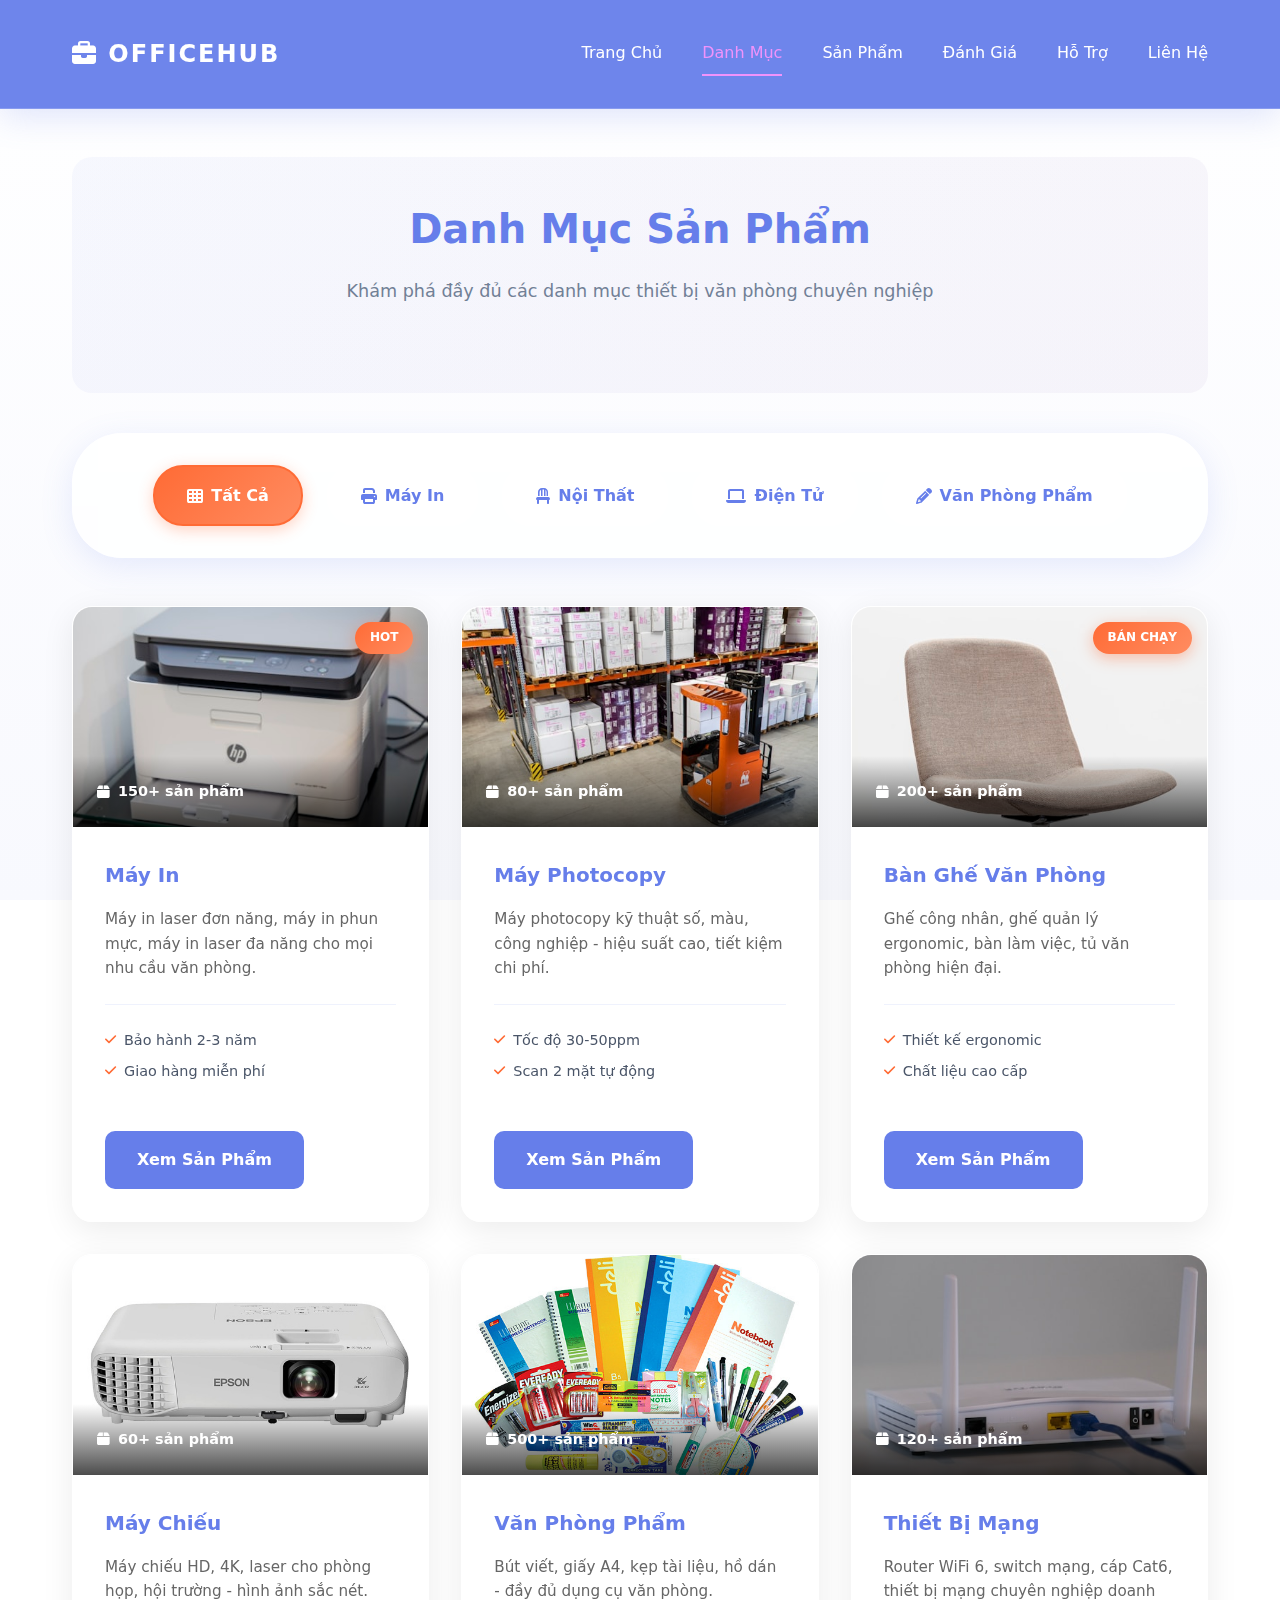
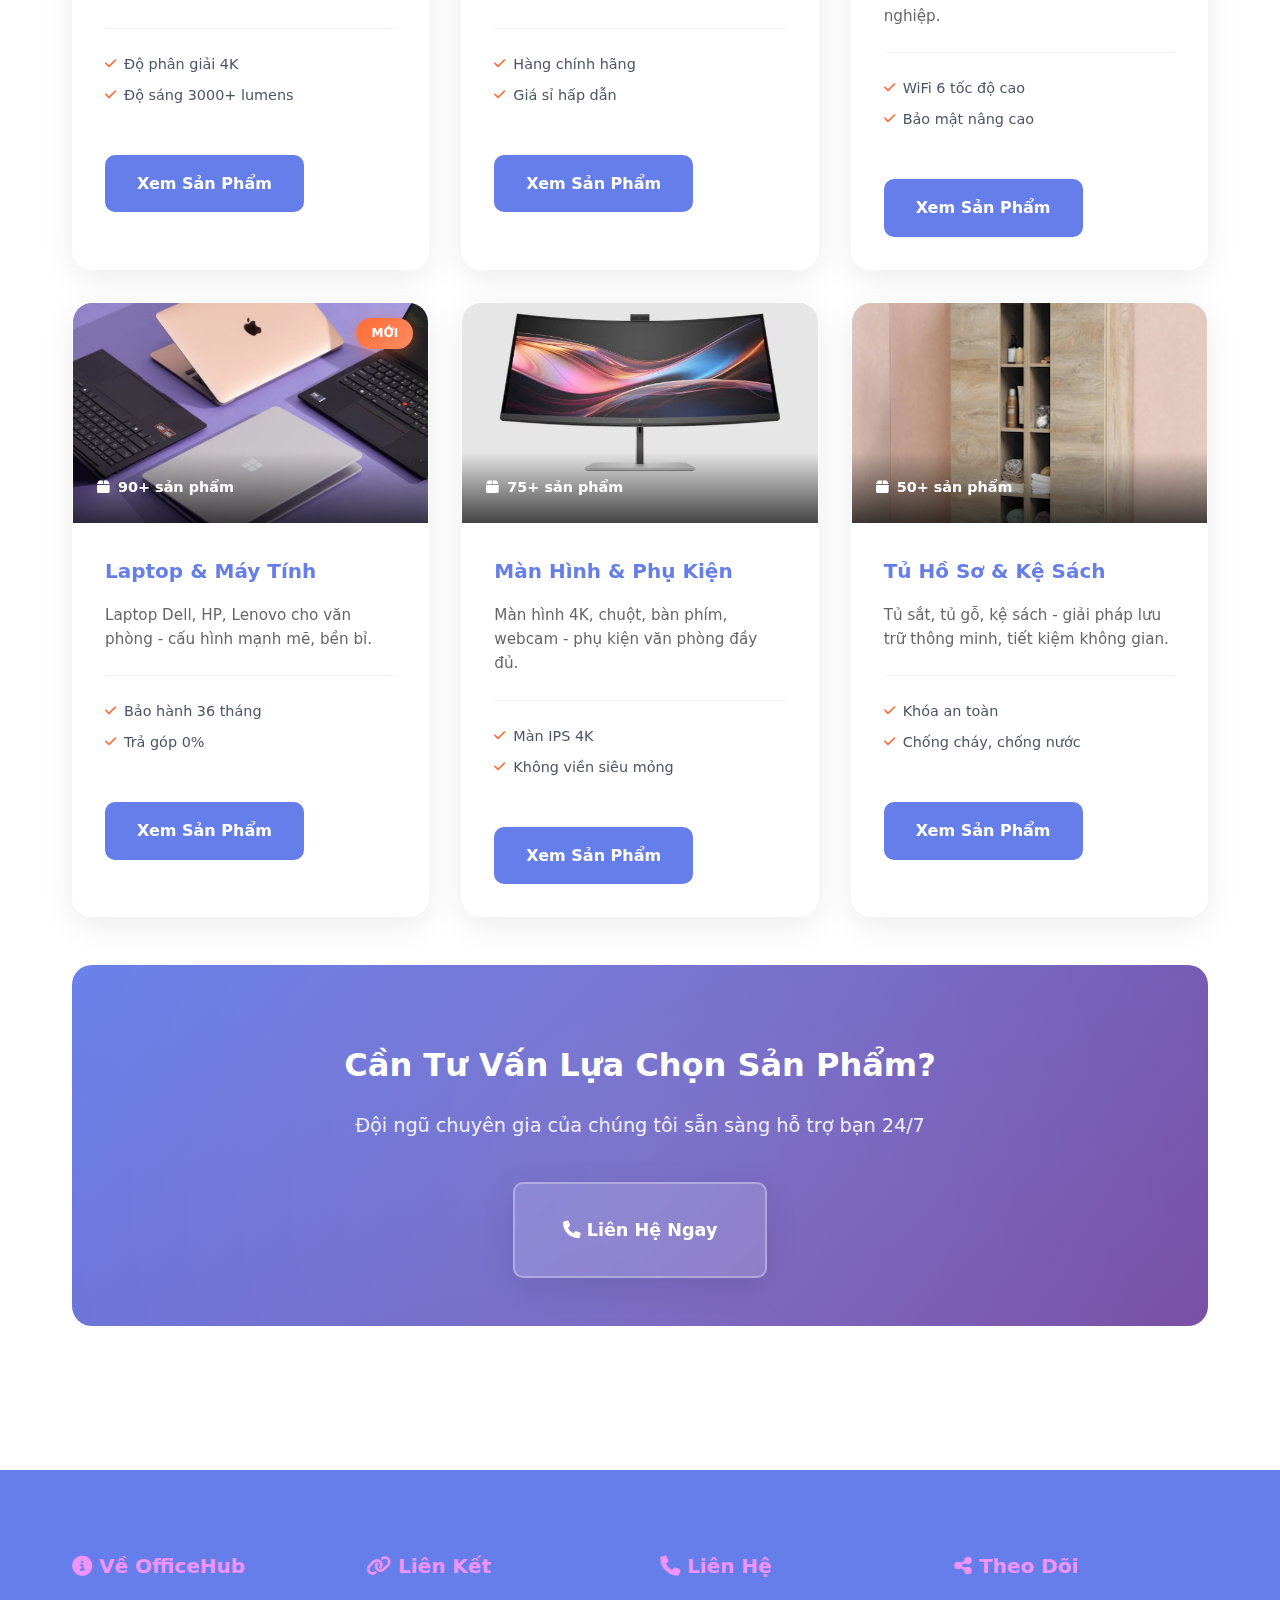
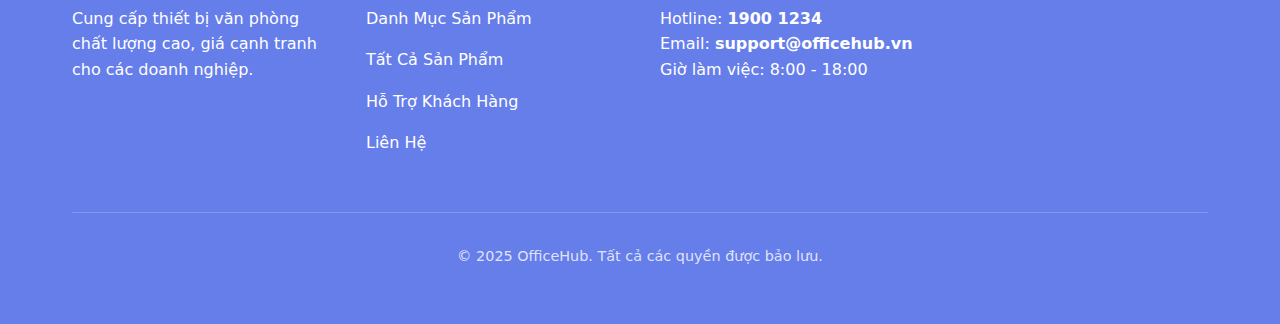
<file: danhmuc.html>
<!DOCTYPE html>
<html lang="vi">
<head>
    <meta charset="UTF-8">
    <meta name="viewport" content="width=device-width, initial-scale=1.0">
    <meta name="description" content="Danh mục sản phẩm thiết bị văn phòng">
    <title>Danh Mục - OfficeHub</title>
    <link rel="stylesheet" href="https://cdnjs.cloudflare.com/ajax/libs/font-awesome/6.5.0/css/all.min.css">
    <link rel="stylesheet" href="css/base.css">
    <link rel="stylesheet" href="css/danhmuc.css">
</head>
<body>
    <!-- HEADER -->
    <header>
        <div class="header__container">
            <div class="header__logo">
                <i class="fas fa-briefcase"></i> OfficeHub
            </div>
            <nav>
                <ul class="nav__list">
                    <li><a href="index.html" class="nav__link">Trang Chủ</a></li>
                    <li><a href="danhmuc.html" class="nav__link nav__link--active">Danh Mục</a></li>
                    <li><a href="sanpham.html" class="nav__link">Sản Phẩm</a></li>
                    <li><a href="danhgia.html" class="nav__link">Đánh Giá</a></li>
                    <li><a href="hotro.html" class="nav__link">Hỗ Trợ</a></li>
                    <li><a href="lienhe.html" class="nav__link">Liên Hệ</a></li>
                </ul>
            </nav>
        </div>
    </header>

    <!-- MAIN CONTENT -->
    <main>
        <div class="page-header">
            <h1>Danh Mục Sản Phẩm</h1>
            <p class="section__subtitle">Khám phá đầy đủ các danh mục thiết bị văn phòng chuyên nghiệp</p>
        </div>

        <!-- FILTER BAR -->
        <div class="filter-bar">
            <div class="filter-item active" data-category="all">
                <i class="fas fa-th"></i> Tất Cả
            </div>
            <div class="filter-item" data-category="printer">
                <i class="fas fa-print"></i> Máy In
            </div>
            <div class="filter-item" data-category="furniture">
                <i class="fas fa-chair"></i> Nội Thất
            </div>
            <div class="filter-item" data-category="electronics">
                <i class="fas fa-laptop"></i> Điện Tử
            </div>
            <div class="filter-item" data-category="stationery">
                <i class="fas fa-pencil"></i> Văn Phòng Phẩm
            </div>
        </div>

        <div class="grid grid--3">
            <div class="card category-card" data-category="printer">
                <div class="card__badge">HOT</div>
                <div class="card__image">
                    <img src="./img/mayinHP.jpeg" alt="Máy In" loading="lazy">
                    <div class="category-overlay">
                        <span class="category-count"><i class="fas fa-box"></i> 150+ sản phẩm</span>
                    </div>
                </div>
                <div class="card__body">
                    <h3 class="card__title">Máy In</h3>
                    <p class="card__text">Máy in laser đơn năng, máy in phun mực, máy in laser đa năng cho mọi nhu cầu văn phòng.</p>
                    <div class="category-features">
                        <span><i class="fas fa-check"></i> Bảo hành 2-3 năm</span>
                        <span><i class="fas fa-check"></i> Giao hàng miễn phí</span>
                    </div>
                    <a href="sanpham.html" class="btn btn--primary">Xem Sản Phẩm</a>
                </div>
            </div>

            <div class="card category-card" data-category="printer">
                <div class="card__image">
                    <img src="./img/mayphoto.jpeg" alt="Máy Photocopy" loading="lazy">
                    <div class="category-overlay">
                        <span class="category-count"><i class="fas fa-box"></i> 80+ sản phẩm</span>
                    </div>
                </div>
                <div class="card__body">
                    <h3 class="card__title">Máy Photocopy</h3>
                    <p class="card__text">Máy photocopy kỹ thuật số, màu, công nghiệp - hiệu suất cao, tiết kiệm chi phí.</p>
                    <div class="category-features">
                        <span><i class="fas fa-check"></i> Tốc độ 30-50ppm</span>
                        <span><i class="fas fa-check"></i> Scan 2 mặt tự động</span>
                    </div>
                    <a href="sanpham.html" class="btn btn--primary">Xem Sản Phẩm</a>
                </div>
            </div>

            <div class="card category-card" data-category="furniture">
                <div class="card__badge">BÁN CHẠY</div>
                <div class="card__image">
                    <img src="./img/ghevp.jpeg" alt="Bàn Ghế" loading="lazy">
                    <div class="category-overlay">
                        <span class="category-count"><i class="fas fa-box"></i> 200+ sản phẩm</span>
                    </div>
                </div>
                <div class="card__body">
                    <h3 class="card__title">Bàn Ghế Văn Phòng</h3>
                    <p class="card__text">Ghế công nhân, ghế quản lý ergonomic, bàn làm việc, tủ văn phòng hiện đại.</p>
                    <div class="category-features">
                        <span><i class="fas fa-check"></i> Thiết kế ergonomic</span>
                        <span><i class="fas fa-check"></i> Chất liệu cao cấp</span>
                    </div>
                    <a href="sanpham.html" class="btn btn--primary">Xem Sản Phẩm</a>
                </div>
            </div>

            <div class="card category-card" data-category="electronics">
                <div class="card__image">
                    <img src="./img/maychieu.jpg" alt="Máy Chiếu" loading="lazy">
                    <div class="category-overlay">
                        <span class="category-count"><i class="fas fa-box"></i> 60+ sản phẩm</span>
                    </div>
                </div>
                <div class="card__body">
                    <h3 class="card__title">Máy Chiếu</h3>
                    <p class="card__text">Máy chiếu HD, 4K, laser cho phòng họp, hội trường - hình ảnh sắc nét.</p>
                    <div class="category-features">
                        <span><i class="fas fa-check"></i> Độ phân giải 4K</span>
                        <span><i class="fas fa-check"></i> Độ sáng 3000+ lumens</span>
                    </div>
                    <a href="sanpham.html" class="btn btn--primary">Xem Sản Phẩm</a>
                </div>
            </div>

            <div class="card category-card" data-category="stationery">
                <div class="card__image">
                    <img src="./img/vpp.jpg" alt="Văn Phòng Phẩm" loading="lazy">
                    <div class="category-overlay">
                        <span class="category-count"><i class="fas fa-box"></i> 500+ sản phẩm</span>
                    </div>
                </div>
                <div class="card__body">
                    <h3 class="card__title">Văn Phòng Phẩm</h3>
                    <p class="card__text">Bút viết, giấy A4, kẹp tài liệu, hồ dán - đầy đủ dụng cụ văn phòng.</p>
                    <div class="category-features">
                        <span><i class="fas fa-check"></i> Hàng chính hãng</span>
                        <span><i class="fas fa-check"></i> Giá sỉ hấp dẫn</span>
                    </div>
                    <a href="sanpham.html" class="btn btn--primary">Xem Sản Phẩm</a>
                </div>
            </div>

            <div class="card category-card" data-category="electronics">
                <div class="card__image">
                    <img src="./img/tbmang.jpeg" alt="Thiết Bị Mạng" loading="lazy">
                    <div class="category-overlay">
                        <span class="category-count"><i class="fas fa-box"></i> 120+ sản phẩm</span>
                    </div>
                </div>
                <div class="card__body">
                    <h3 class="card__title">Thiết Bị Mạng</h3>
                    <p class="card__text">Router WiFi 6, switch mạng, cáp Cat6, thiết bị mạng chuyên nghiệp doanh nghiệp.</p>
                    <div class="category-features">
                        <span><i class="fas fa-check"></i> WiFi 6 tốc độ cao</span>
                        <span><i class="fas fa-check"></i> Bảo mật nâng cao</span>
                    </div>
                    <a href="sanpham.html" class="btn btn--primary">Xem Sản Phẩm</a>
                </div>
            </div>

            <div class="card category-card" data-category="electronics">
                <div class="card__badge">MỚI</div>
                <div class="card__image">
                    <img src="./img/laptop.webp" alt="Laptop" loading="lazy">
                    <div class="category-overlay">
                        <span class="category-count"><i class="fas fa-box"></i> 90+ sản phẩm</span>
                    </div>
                </div>
                <div class="card__body">
                    <h3 class="card__title">Laptop & Máy Tính</h3>
                    <p class="card__text">Laptop Dell, HP, Lenovo cho văn phòng - cấu hình mạnh mẽ, bền bỉ.</p>
                    <div class="category-features">
                        <span><i class="fas fa-check"></i> Bảo hành 36 tháng</span>
                        <span><i class="fas fa-check"></i> Trả góp 0%</span>
                    </div>
                    <a href="sanpham.html" class="btn btn--primary">Xem Sản Phẩm</a>
                </div>
            </div>

            <div class="card category-card" data-category="electronics">
                <div class="card__image">
                    <img src="./img/man hinh.avif" alt="Màn Hình" loading="lazy">
                    <div class="category-overlay">
                        <span class="category-count"><i class="fas fa-box"></i> 75+ sản phẩm</span>
                    </div>
                </div>
                <div class="card__body">
                    <h3 class="card__title">Màn Hình & Phụ Kiện</h3>
                    <p class="card__text">Màn hình 4K, chuột, bàn phím, webcam - phụ kiện văn phòng đầy đủ.</p>
                    <div class="category-features">
                        <span><i class="fas fa-check"></i> Màn IPS 4K</span>
                        <span><i class="fas fa-check"></i> Không viền siêu mỏng</span>
                    </div>
                    <a href="sanpham.html" class="btn btn--primary">Xem Sản Phẩm</a>
                </div>
            </div>

            <div class="card category-card" data-category="furniture">
                <div class="card__image">
                    <img src="./img/tudo.jpeg" alt="Tủ Hồ Sơ" loading="lazy">
                    <div class="category-overlay">
                        <span class="category-count"><i class="fas fa-box"></i> 50+ sản phẩm</span>
                    </div>
                </div>
                <div class="card__body">
                    <h3 class="card__title">Tủ Hồ Sơ & Kệ Sách</h3>
                    <p class="card__text">Tủ sắt, tủ gỗ, kệ sách - giải pháp lưu trữ thông minh, tiết kiệm không gian.</p>
                    <div class="category-features">
                        <span><i class="fas fa-check"></i> Khóa an toàn</span>
                        <span><i class="fas fa-check"></i> Chống cháy, chống nước</span>
                    </div>
                    <a href="sanpham.html" class="btn btn--primary">Xem Sản Phẩm</a>
                </div>
            </div>
        </div>

        <!-- CTA SECTION -->
        <section class="cta-section">
            <div class="cta-content">
                <h2>Cần Tư Vấn Lựa Chọn Sản Phẩm?</h2>
                <p>Đội ngũ chuyên gia của chúng tôi sẵn sàng hỗ trợ bạn 24/7</p>
                <a href="lienhe.html" class="btn btn--glass btn--large">
                    <i class="fas fa-phone"></i> Liên Hệ Ngay
                </a>
            </div>
        </section>
    </main>

    <!-- FOOTER -->
    <footer>
        <div class="footer__container">
            <div class="footer__grid">
                <div class="footer__section">
                    <h4><i class="fas fa-info-circle"></i> Về OfficeHub</h4>
                    <p>Cung cấp thiết bị văn phòng chất lượng cao, giá cạnh tranh cho các doanh nghiệp.</p>
                </div>
                <div class="footer__section">
                    <h4><i class="fas fa-link"></i> Liên Kết</h4>
                    <ul class="footer__links">
                        <li><a href="danhmuc.html">Danh Mục Sản Phẩm</a></li>
                        <li><a href="sanpham.html">Tất Cả Sản Phẩm</a></li>
                        <li><a href="hotro.html">Hỗ Trợ Khách Hàng</a></li>
                        <li><a href="lienhe.html">Liên Hệ</a></li>
                    </ul>
                </div>
                <div class="footer__section">
                    <h4><i class="fas fa-phone"></i> Liên Hệ</h4>
                    <p>
                        Hotline: <strong>1900 1234</strong><br>
                        Email: <strong>support@officehub.vn</strong><br>
                        Giờ làm việc: 8:00 - 18:00
                    </p>
                </div>
                <div class="footer__section">
                    <h4><i class="fas fa-share-alt"></i> Theo Dõi</h4>
                    <p>
                        <a href="#"><i class="fab fa-facebook"></i></a>
                        <a href="#"><i class="fab fa-twitter"></i></a>
                        <a href="#"><i class="fab fa-instagram"></i></a>
                        <a href="#"><i class="fab fa-linkedin"></i></a>
                    </p>
                </div>
            </div>
            <div class="footer__divider"></div>
            <div class="footer__bottom">
                <p>&copy; 2025 OfficeHub. Tất cả các quyền được bảo lưu.</p>
            </div>
        </div>
    </footer>
</body>
</html>
</file>
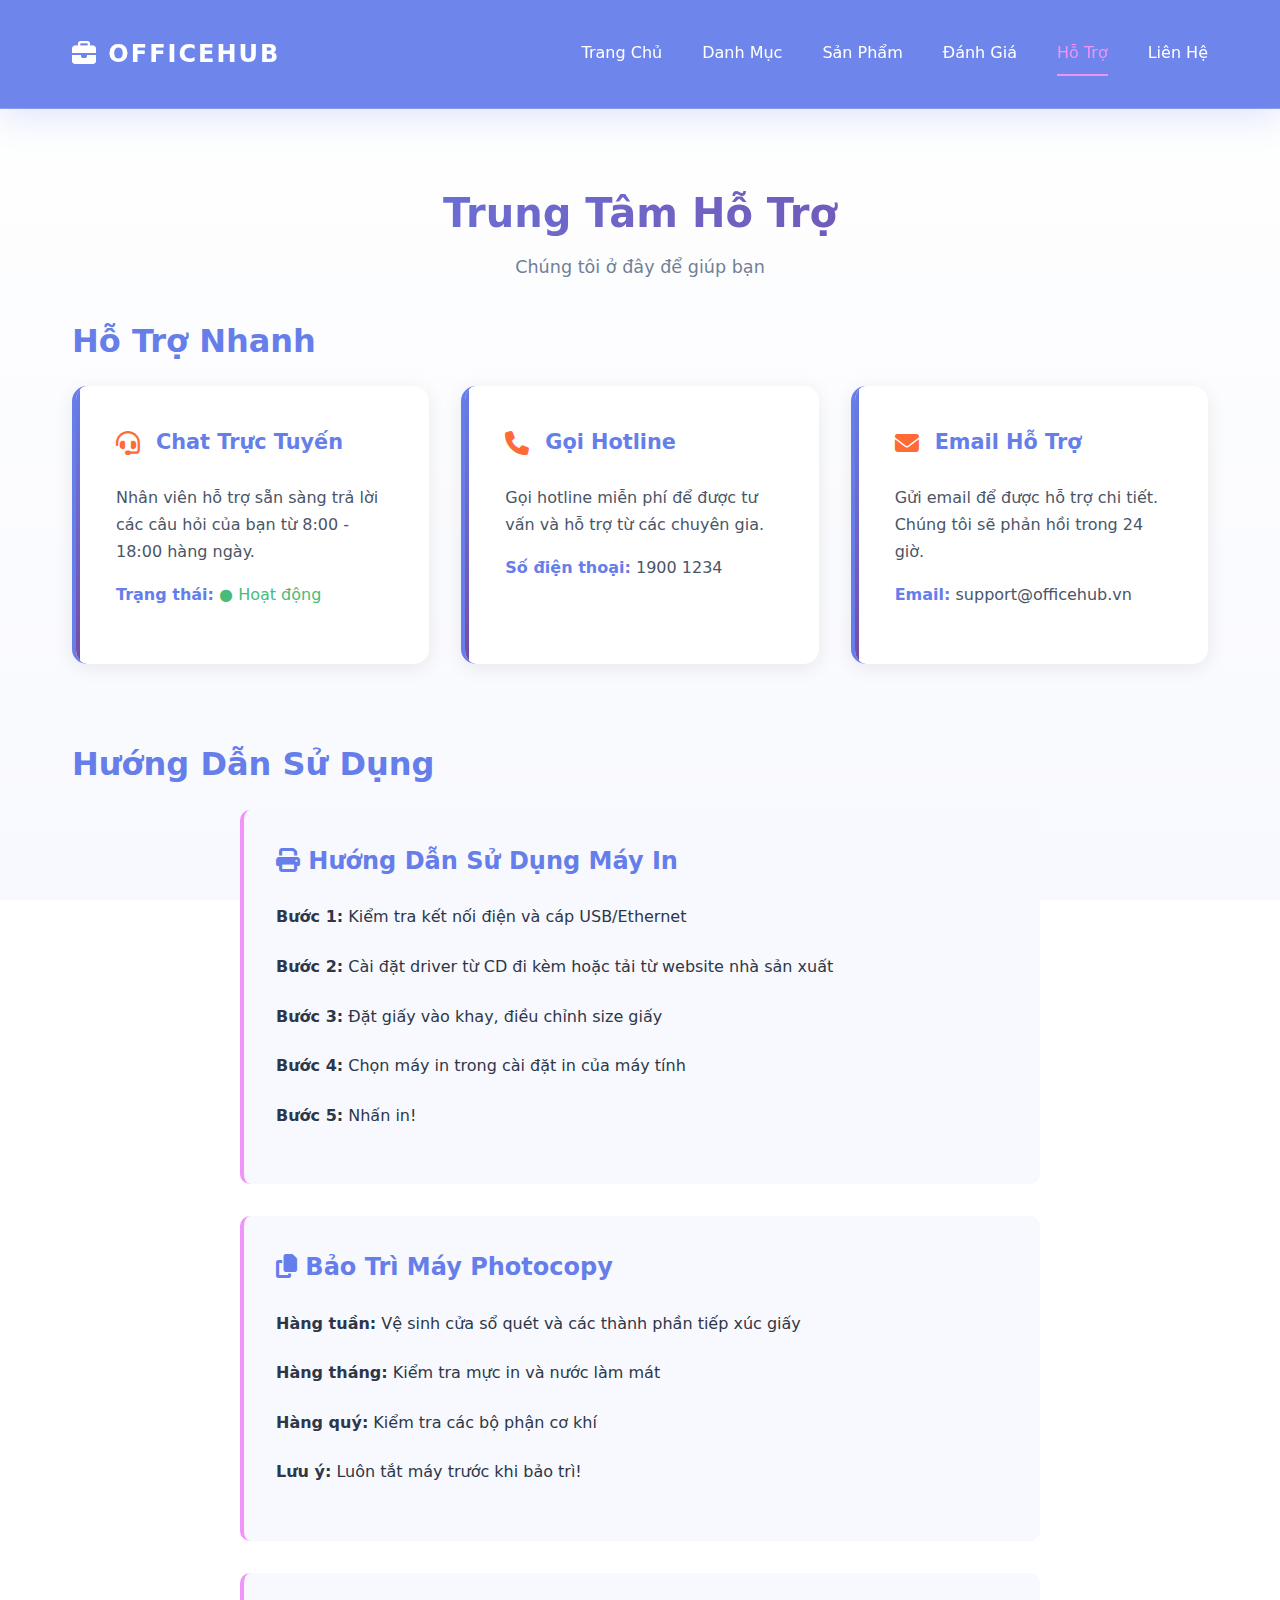
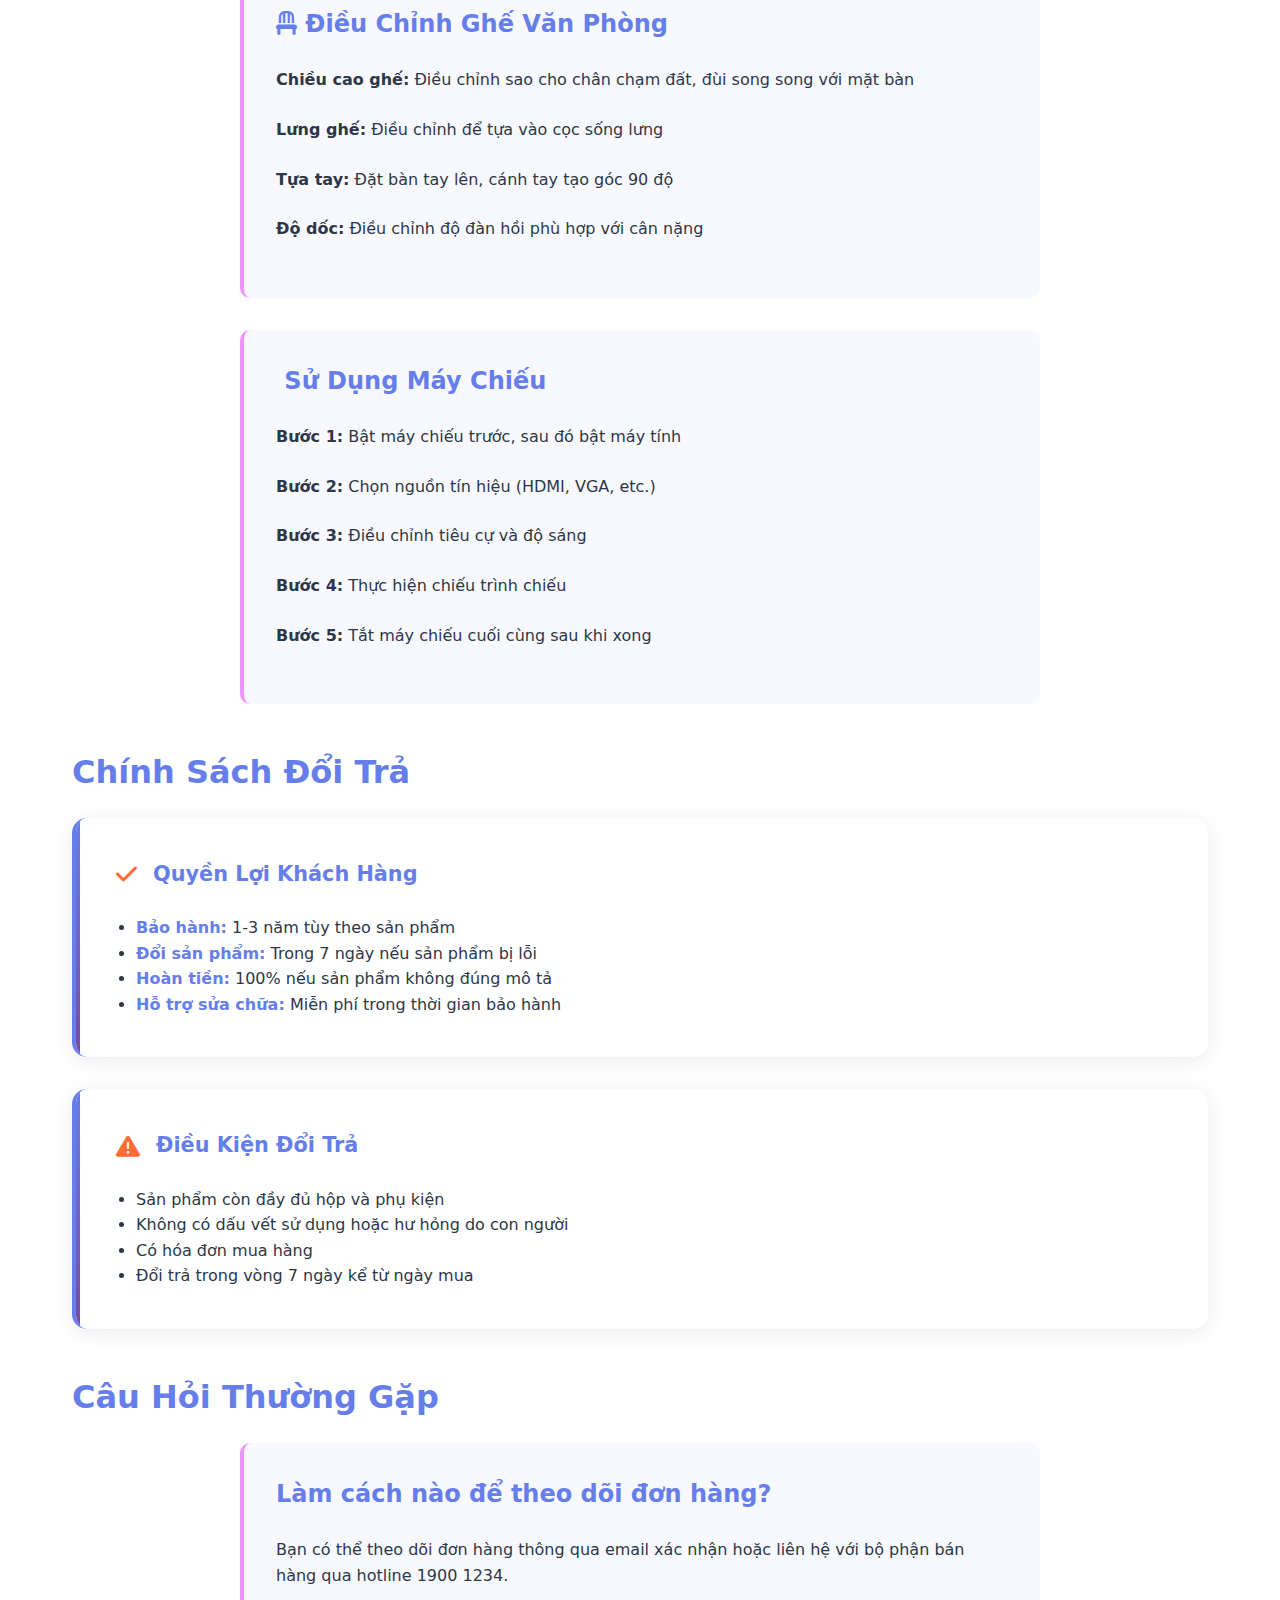
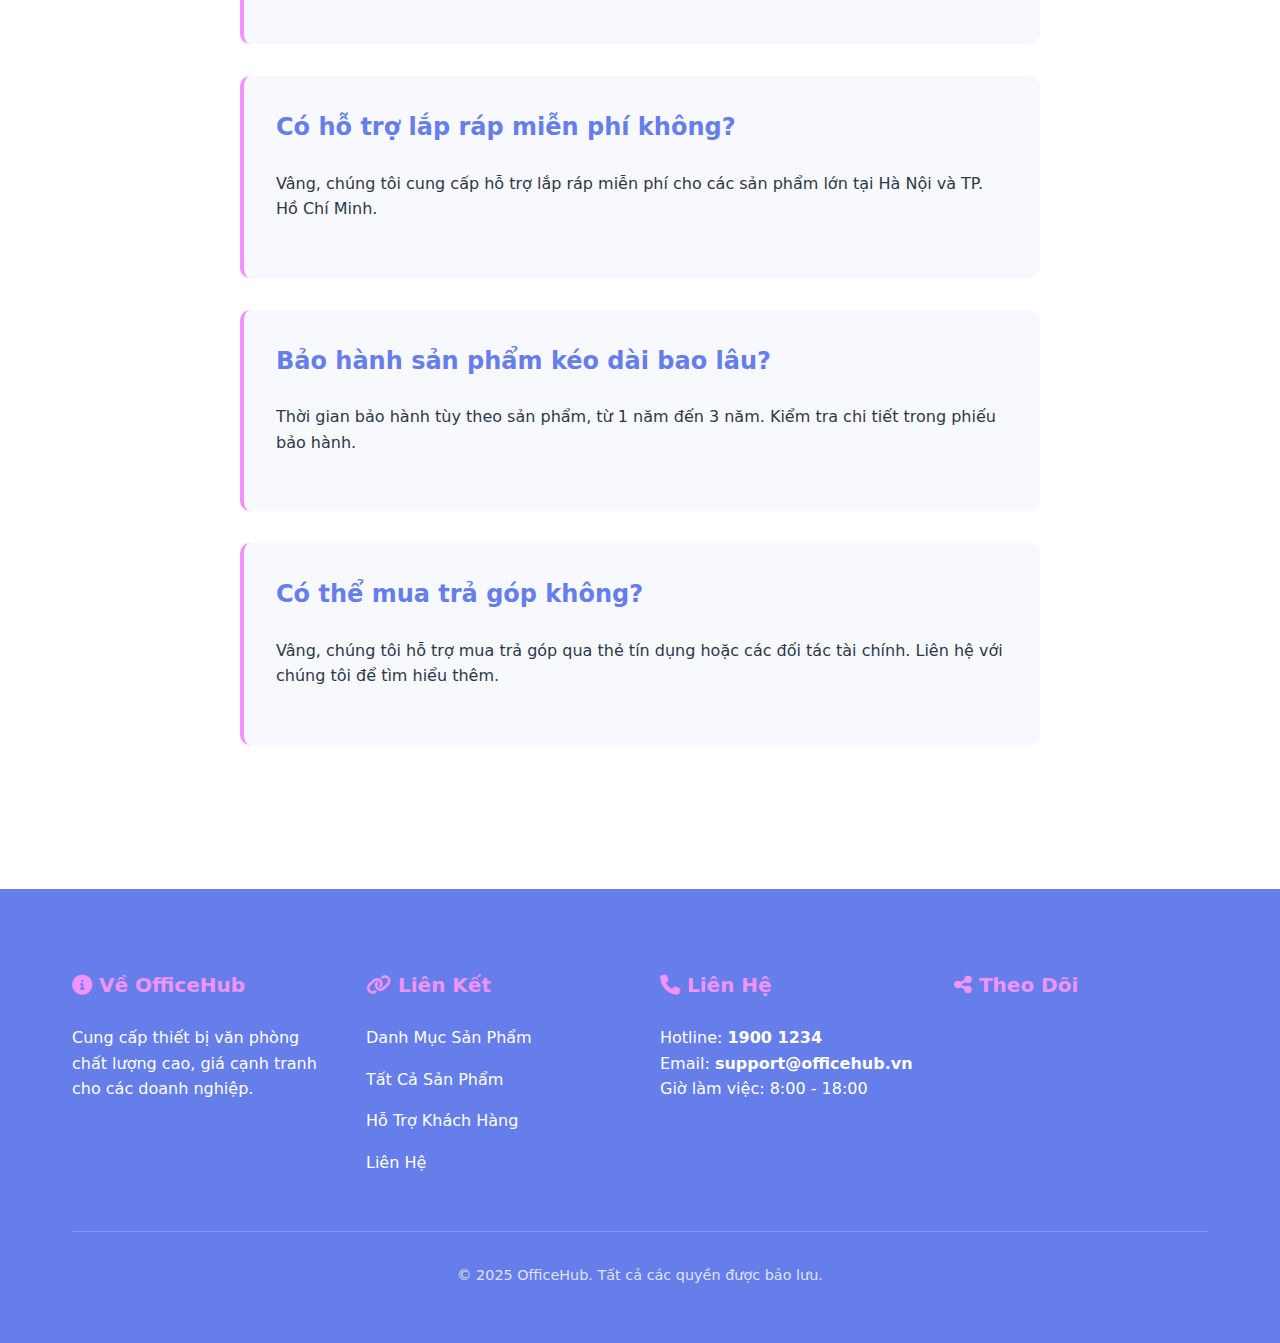
<file: hotro.html>
<!DOCTYPE html>
<html lang="vi">
<head>
    <meta charset="UTF-8">
    <meta name="viewport" content="width=device-width, initial-scale=1.0">
    <meta name="description" content="Trang hỗ trợ khách hàng">
    <title>Hỗ Trợ - OfficeHub</title>
    <link rel="stylesheet" href="https://cdnjs.cloudflare.com/ajax/libs/font-awesome/6.5.0/css/all.min.css">
    <link rel="stylesheet" href="css/base.css">
    <link rel="stylesheet" href="css/hotro.css">
</head>
<body>
    <!-- HEADER -->
    <header>
        <div class="header__container">
            <div class="header__logo">
                <i class="fas fa-briefcase"></i> OfficeHub
            </div>
            <nav>
                <ul class="nav__list">
                    <li><a href="index.html" class="nav__link">Trang Chủ</a></li>
                    <li><a href="danhmuc.html" class="nav__link">Danh Mục</a></li>
                    <li><a href="sanpham.html" class="nav__link">Sản Phẩm</a></li>
                    <li><a href="danhgia.html" class="nav__link">Đánh Giá</a></li>
                    <li><a href="hotro.html" class="nav__link nav__link--active">Hỗ Trợ</a></li>
                    <li><a href="lienhe.html" class="nav__link">Liên Hệ</a></li>
                </ul>
            </nav>
        </div>
    </header>

    <!-- MAIN CONTENT -->
    <main>
        <h1>Trung Tâm Hỗ Trợ</h1>
        <p class="section__subtitle">Chúng tôi ở đây để giúp bạn</p>

        <!-- QUICK SUPPORT -->
        <section>
            <h2>Hỗ Trợ Nhanh</h2>
            <div class="grid grid--3">
                <div class="info-box">
                    <h3><i class="fas fa-headset"></i> Chat Trực Tuyến</h3>
                    <p>Nhân viên hỗ trợ sẵn sàng trả lời các câu hỏi của bạn từ 8:00 - 18:00 hàng ngày.</p>
                    <p><strong>Trạng thái:</strong> <span style="color: var(--color-success);">● Hoạt động</span></p>
                </div>
                <div class="info-box">
                    <h3><i class="fas fa-phone"></i> Gọi Hotline</h3>
                    <p>Gọi hotline miễn phí để được tư vấn và hỗ trợ từ các chuyên gia.</p>
                    <p><strong>Số điện thoại:</strong> 1900 1234</p>
                </div>
                <div class="info-box">
                    <h3><i class="fas fa-envelope"></i> Email Hỗ Trợ</h3>
                    <p>Gửi email để được hỗ trợ chi tiết. Chúng tôi sẽ phản hồi trong 24 giờ.</p>
                    <p><strong>Email:</strong> support@officehub.vn</p>
                </div>
            </div>
        </section>

        <!-- USAGE GUIDE -->
        <section>
            <h2>Hướng Dẫn Sử Dụng</h2>
            <div style="max-width: 800px; margin: 0 auto;">
                <article>
                    <h3><i class="fas fa-print"></i> Hướng Dẫn Sử Dụng Máy In</h3>
                    <p><strong>Bước 1:</strong> Kiểm tra kết nối điện và cáp USB/Ethernet</p>
                    <p><strong>Bước 2:</strong> Cài đặt driver từ CD đi kèm hoặc tải từ website nhà sản xuất</p>
                    <p><strong>Bước 3:</strong> Đặt giấy vào khay, điều chỉnh size giấy</p>
                    <p><strong>Bước 4:</strong> Chọn máy in trong cài đặt in của máy tính</p>
                    <p><strong>Bước 5:</strong> Nhấn in!</p>
                </article>

                <article>
                    <h3><i class="fas fa-copy"></i> Bảo Trì Máy Photocopy</h3>
                    <p><strong>Hàng tuần:</strong> Vệ sinh cửa sổ quét và các thành phần tiếp xúc giấy</p>
                    <p><strong>Hàng tháng:</strong> Kiểm tra mực in và nước làm mát</p>
                    <p><strong>Hàng quý:</strong> Kiểm tra các bộ phận cơ khí</p>
                    <p><strong>Lưu ý:</strong> Luôn tắt máy trước khi bảo trì!</p>
                </article>

                <article>
                    <h3><i class="fas fa-chair"></i> Điều Chỉnh Ghế Văn Phòng</h3>
                    <p><strong>Chiều cao ghế:</strong> Điều chỉnh sao cho chân chạm đất, đùi song song với mặt bàn</p>
                    <p><strong>Lưng ghế:</strong> Điều chỉnh để tựa vào cọc sống lưng</p>
                    <p><strong>Tựa tay:</strong> Đặt bàn tay lên, cánh tay tạo góc 90 độ</p>
                    <p><strong>Độ dốc:</strong> Điều chỉnh độ đàn hồi phù hợp với cân nặng</p>
                </article>

                <article>
                    <h3><i class="fas fa-projector"></i> Sử Dụng Máy Chiếu</h3>
                    <p><strong>Bước 1:</strong> Bật máy chiếu trước, sau đó bật máy tính</p>
                    <p><strong>Bước 2:</strong> Chọn nguồn tín hiệu (HDMI, VGA, etc.)</p>
                    <p><strong>Bước 3:</strong> Điều chỉnh tiêu cự và độ sáng</p>
                    <p><strong>Bước 4:</strong> Thực hiện chiếu trình chiếu</p>
                    <p><strong>Bước 5:</strong> Tắt máy chiếu cuối cùng sau khi xong</p>
                </article>
            </div>
        </section>

        <!-- RETURN POLICY -->
        <section>
            <h2>Chính Sách Đổi Trả</h2>
            <div class="info-box info-box--success">
                <h3><i class="fas fa-check"></i> Quyền Lợi Khách Hàng</h3>
                <ul style="margin-left: 20px;">
                    <li><strong>Bảo hành:</strong> 1-3 năm tùy theo sản phẩm</li>
                    <li><strong>Đổi sản phẩm:</strong> Trong 7 ngày nếu sản phẩm bị lỗi</li>
                    <li><strong>Hoàn tiền:</strong> 100% nếu sản phẩm không đúng mô tả</li>
                    <li><strong>Hỗ trợ sửa chữa:</strong> Miễn phí trong thời gian bảo hành</li>
                </ul>
            </div>
            <div class="info-box info-box--warning">
                <h3><i class="fas fa-exclamation-triangle"></i> Điều Kiện Đổi Trả</h3>
                <ul style="margin-left: 20px;">
                    <li>Sản phẩm còn đầy đủ hộp và phụ kiện</li>
                    <li>Không có dấu vết sử dụng hoặc hư hỏng do con người</li>
                    <li>Có hóa đơn mua hàng</li>
                    <li>Đổi trả trong vòng 7 ngày kể từ ngày mua</li>
                </ul>
            </div>
        </section>

        <!-- FAQ -->
        <section>
            <h2>Câu Hỏi Thường Gặp</h2>
            <div style="max-width: 800px; margin: 0 auto;">
                <article>
                    <h3>Làm cách nào để theo dõi đơn hàng?</h3>
                    <p>Bạn có thể theo dõi đơn hàng thông qua email xác nhận hoặc liên hệ với bộ phận bán hàng qua hotline 1900 1234.</p>
                </article>

                <article>
                    <h3>Có hỗ trợ lắp ráp miễn phí không?</h3>
                    <p>Vâng, chúng tôi cung cấp hỗ trợ lắp ráp miễn phí cho các sản phẩm lớn tại Hà Nội và TP. Hồ Chí Minh.</p>
                </article>

                <article>
                    <h3>Bảo hành sản phẩm kéo dài bao lâu?</h3>
                    <p>Thời gian bảo hành tùy theo sản phẩm, từ 1 năm đến 3 năm. Kiểm tra chi tiết trong phiếu bảo hành.</p>
                </article>

                <article>
                    <h3>Có thể mua trả góp không?</h3>
                    <p>Vâng, chúng tôi hỗ trợ mua trả góp qua thẻ tín dụng hoặc các đối tác tài chính. Liên hệ với chúng tôi để tìm hiểu thêm.</p>
                </article>
            </div>
        </section>
    </main>

    <!-- FOOTER -->
    <footer>
        <div class="footer__container">
            <div class="footer__grid">
                <div class="footer__section">
                    <h4><i class="fas fa-info-circle"></i> Về OfficeHub</h4>
                    <p>Cung cấp thiết bị văn phòng chất lượng cao, giá cạnh tranh cho các doanh nghiệp.</p>
                </div>
                <div class="footer__section">
                    <h4><i class="fas fa-link"></i> Liên Kết</h4>
                    <ul class="footer__links">
                        <li><a href="danhmuc.html">Danh Mục Sản Phẩm</a></li>
                        <li><a href="sanpham.html">Tất Cả Sản Phẩm</a></li>
                        <li><a href="hotro.html">Hỗ Trợ Khách Hàng</a></li>
                        <li><a href="lienhe.html">Liên Hệ</a></li>
                    </ul>
                </div>
                <div class="footer__section">
                    <h4><i class="fas fa-phone"></i> Liên Hệ</h4>
                    <p>
                        Hotline: <strong>1900 1234</strong><br>
                        Email: <strong>support@officehub.vn</strong><br>
                        Giờ làm việc: 8:00 - 18:00
                    </p>
                </div>
                <div class="footer__section">
                    <h4><i class="fas fa-share-alt"></i> Theo Dõi</h4>
                    <p>
                        <a href="#"><i class="fab fa-facebook"></i></a>
                        <a href="#"><i class="fab fa-twitter"></i></a>
                        <a href="#"><i class="fab fa-instagram"></i></a>
                        <a href="#"><i class="fab fa-linkedin"></i></a>
                    </p>
                </div>
            </div>
            <div class="footer__divider"></div>
            <div class="footer__bottom">
                <p>&copy; 2025 OfficeHub. Tất cả các quyền được bảo lưu.</p>
            </div>
        </div>
    </footer>
</body>
</html>
</file>
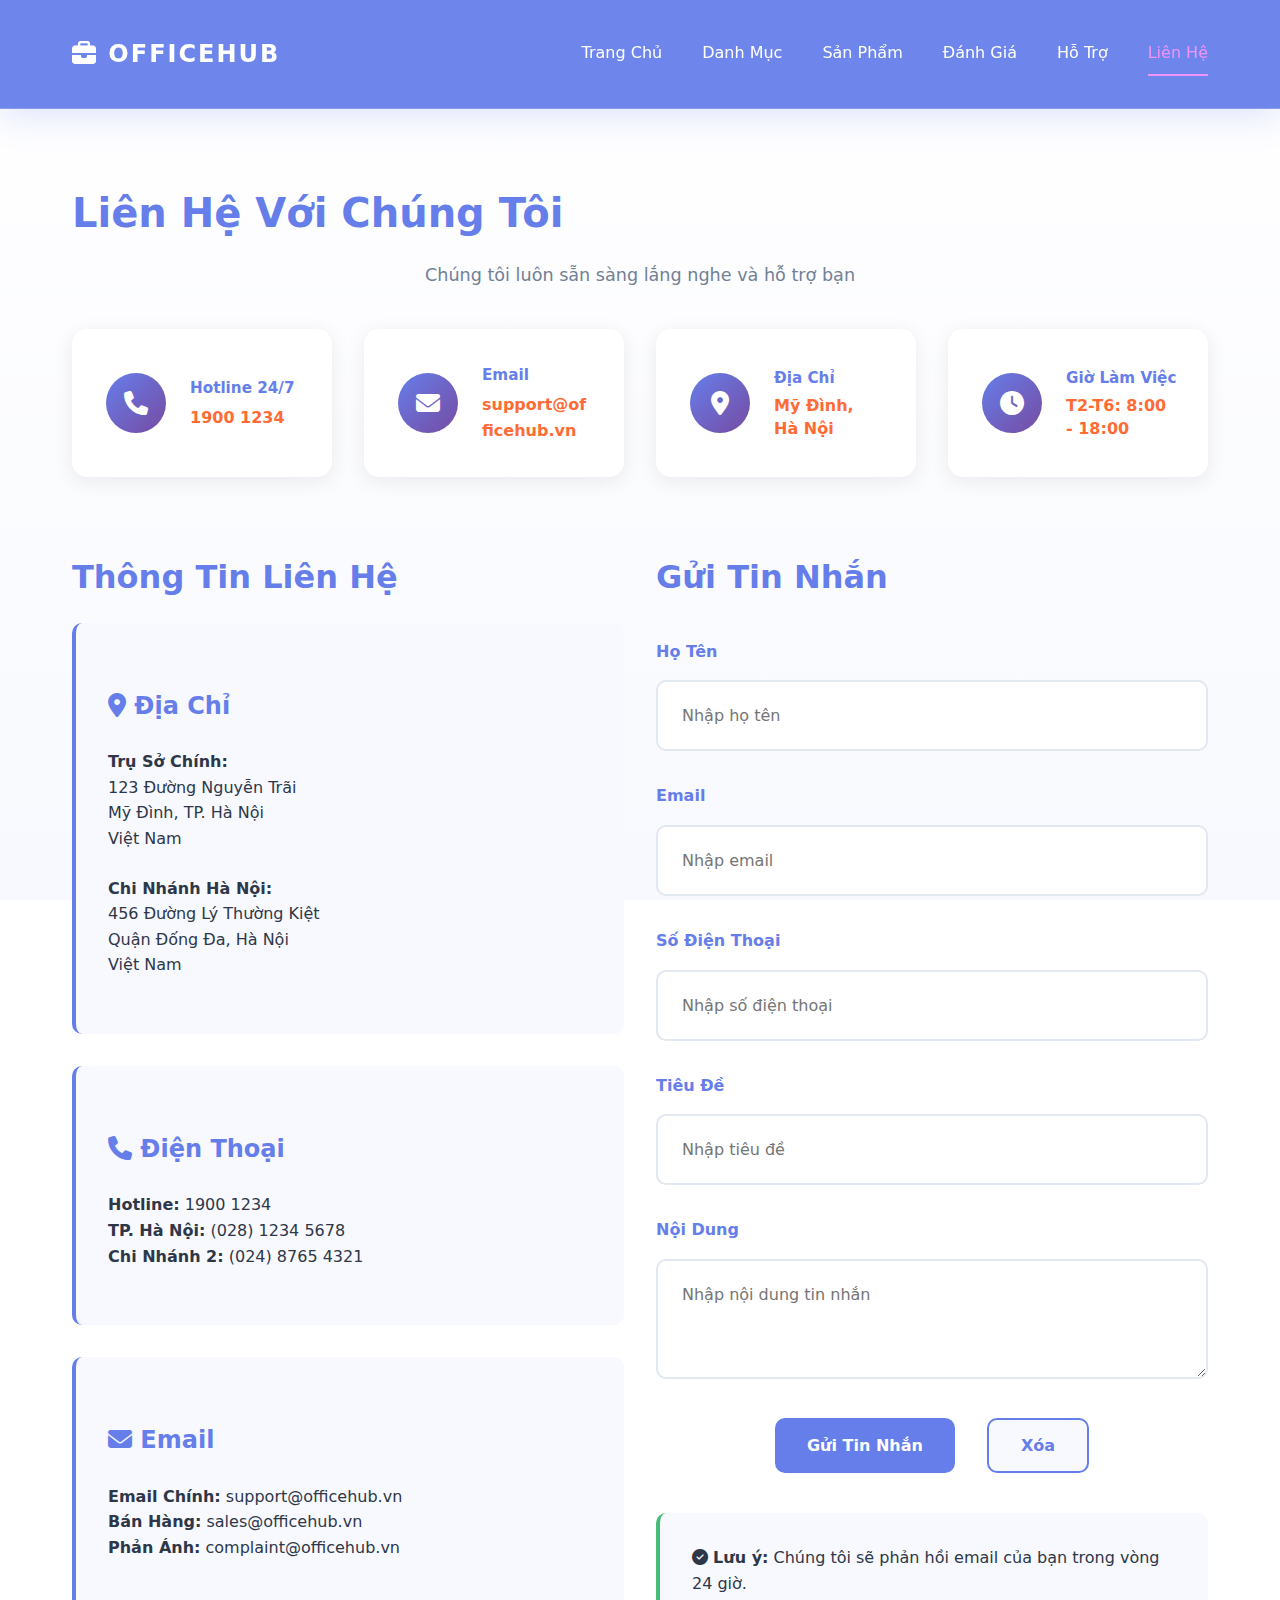
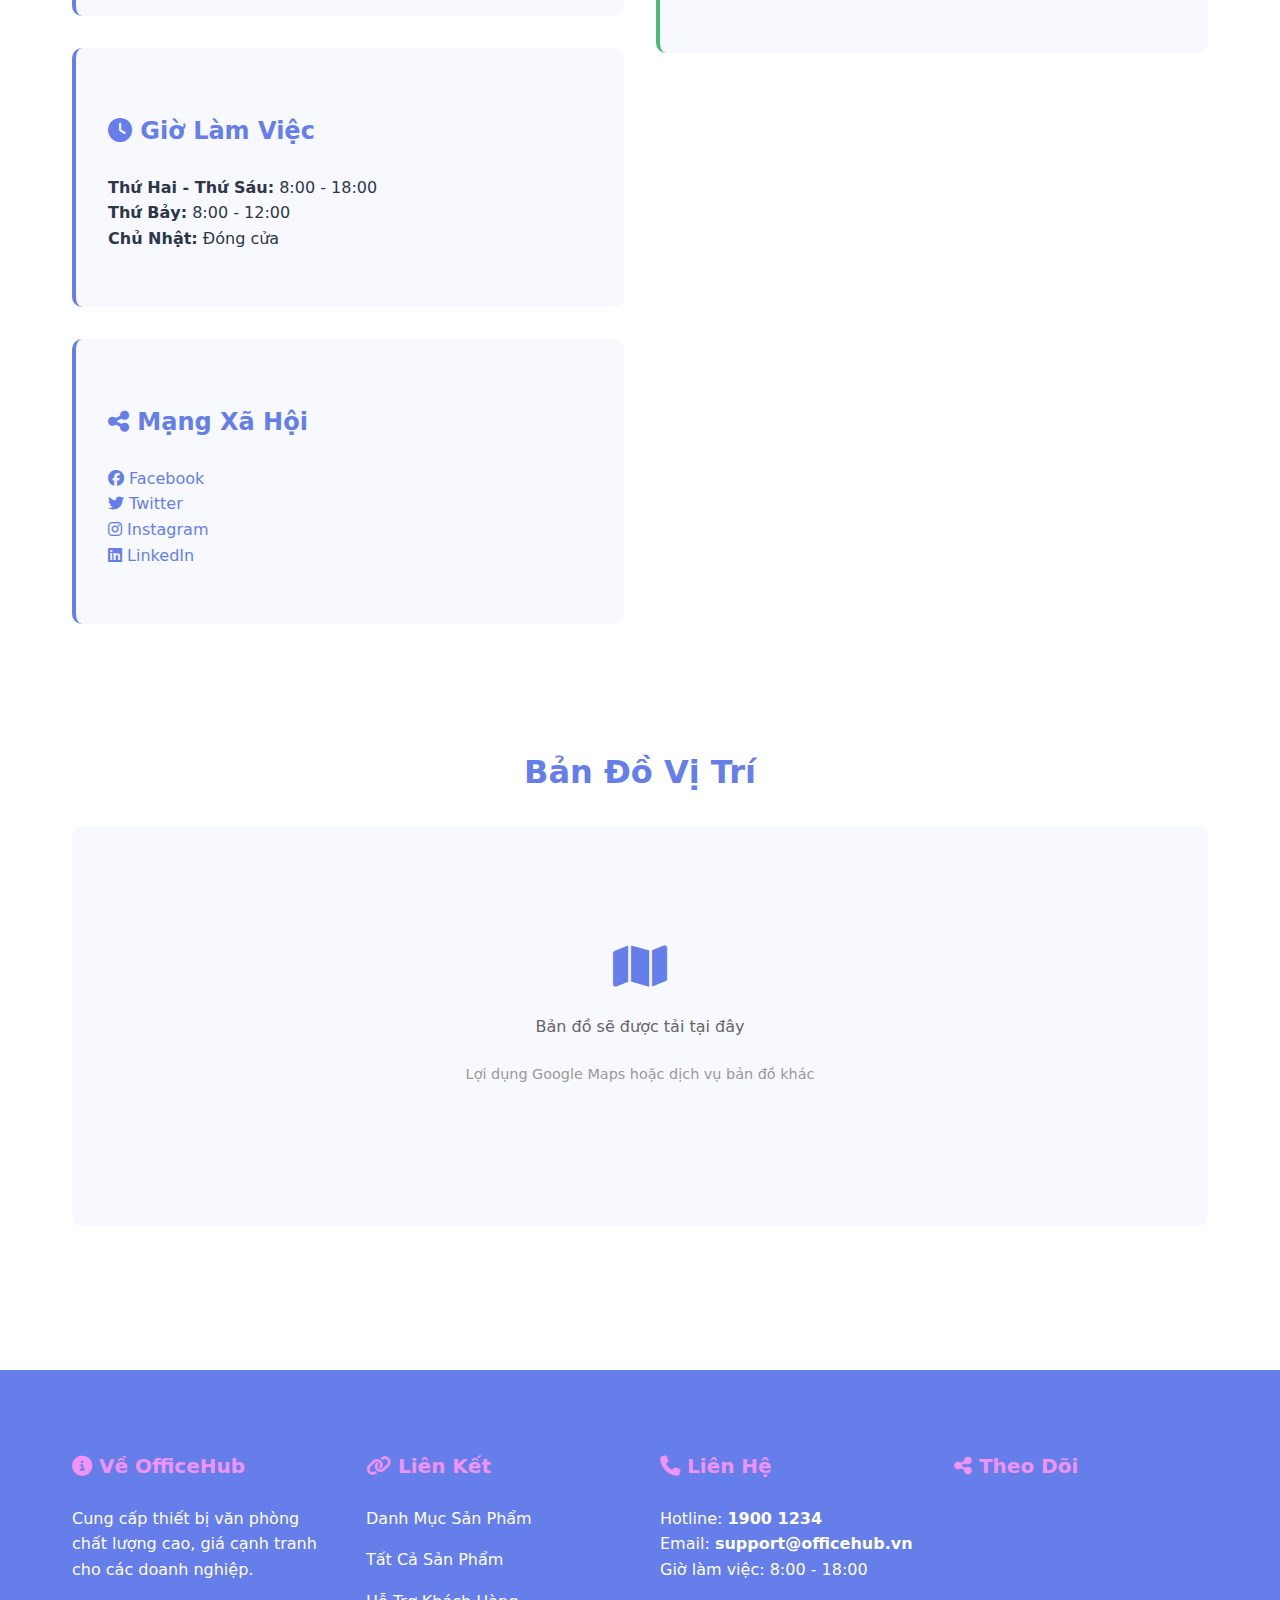
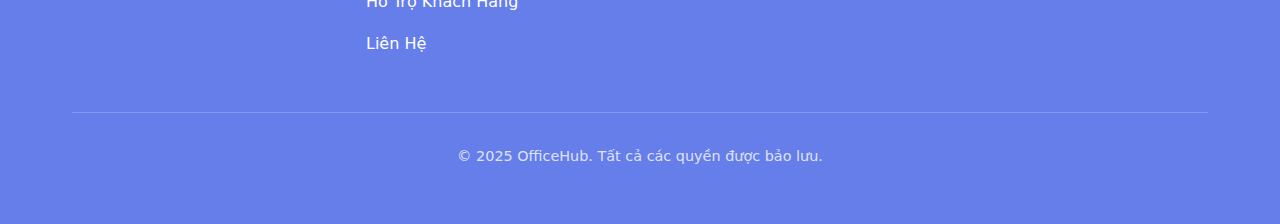
<file: lienhe.html>
<!DOCTYPE html>
<html lang="vi">
<head>
    <meta charset="UTF-8">
    <meta name="viewport" content="width=device-width, initial-scale=1.0">
    <meta name="description" content="Liên hệ OfficeHub">
    <title>Liên Hệ - OfficeHub</title>
    <link rel="stylesheet" href="https://cdnjs.cloudflare.com/ajax/libs/font-awesome/6.5.0/css/all.min.css">
    <link rel="stylesheet" href="css/base.css">
    <link rel="stylesheet" href="css/lienhe.css">
</head>
<body>
    <!-- HEADER -->
    <header>
        <div class="header__container">
            <div class="header__logo">
                <i class="fas fa-briefcase"></i> OfficeHub
            </div>
            <nav>
                <ul class="nav__list">
                    <li><a href="index.html" class="nav__link">Trang Chủ</a></li>
                    <li><a href="danhmuc.html" class="nav__link">Danh Mục</a></li>
                    <li><a href="sanpham.html" class="nav__link">Sản Phẩm</a></li>
                    <li><a href="danhgia.html" class="nav__link">Đánh Giá</a></li>
                    <li><a href="hotro.html" class="nav__link">Hỗ Trợ</a></li>
                    <li><a href="lienhe.html" class="nav__link nav__link--active">Liên Hệ</a></li>
                </ul>
            </nav>
        </div>
    </header>

    <!-- MAIN CONTENT -->
    <main>
        <div class="page-header">
            <h1>Liên Hệ Với Chúng Tôi</h1>
            <p class="section__subtitle">Chúng tôi luôn sẵn sàng lắng nghe và hỗ trợ bạn</p>
        </div>

        <!-- QUICK CONTACT -->
        <div class="quick-contact">
            <div class="quick-contact-item">
                <div class="qc-icon">
                    <i class="fas fa-phone"></i>
                </div>
                <div class="qc-info">
                    <h4>Hotline 24/7</h4>
                    <a href="tel:19001234">1900 1234</a>
                </div>
            </div>
            <div class="quick-contact-item">
                <div class="qc-icon">
                    <i class="fas fa-envelope"></i>
                </div>
                <div class="qc-info">
                    <h4>Email</h4>
                    <a href="mailto:support@officehub.vn">support@officehub.vn</a>
                </div>
            </div>
            <div class="quick-contact-item">
                <div class="qc-icon">
                    <i class="fas fa-map-marker-alt"></i>
                </div>
                <div class="qc-info">
                    <h4>Địa Chỉ</h4>
                    <p>Mỹ Đình, Hà Nội</p>
                </div>
            </div>
            <div class="quick-contact-item">
                <div class="qc-icon">
                    <i class="fas fa-clock"></i>
                </div>
                <div class="qc-info">
                    <h4>Giờ Làm Việc</h4>
                    <p>T2-T6: 8:00 - 18:00</p>
                </div>
            </div>
        </div>

        <div class="grid grid--2">
            <!-- CONTACT INFO -->
            <section>
                <h2>Thông Tin Liên Hệ</h2>

                <div class="info-box">
                    <h3><i class="fas fa-map-marker-alt"></i> Địa Chỉ</h3>
                    <p>
                        <strong>Trụ Sở Chính:</strong><br>
                        123 Đường Nguyễn Trãi<br>
                        Mỹ Đình, TP. Hà Nội<br>
                        Việt Nam
                    </p>
                    <p>
                        <strong>Chi Nhánh Hà Nội:</strong><br>
                        456 Đường Lý Thường Kiệt<br>
                        Quận Đống Đa, Hà Nội<br>
                        Việt Nam
                    </p>
                </div>

                <div class="info-box">
                    <h3><i class="fas fa-phone"></i> Điện Thoại</h3>
                    <p>
                        <strong>Hotline:</strong> 1900 1234<br>
                        <strong>TP. Hà Nội:</strong> (028) 1234 5678<br>
                        <strong>Chi Nhánh 2:</strong> (024) 8765 4321
                    </p>
                </div>

                <div class="info-box">
                    <h3><i class="fas fa-envelope"></i> Email</h3>
                    <p>
                        <strong>Email Chính:</strong> support@officehub.vn<br>
                        <strong>Bán Hàng:</strong> sales@officehub.vn<br>
                        <strong>Phản Ánh:</strong> complaint@officehub.vn
                    </p>
                </div>

                <div class="info-box">
                    <h3><i class="fas fa-clock"></i> Giờ Làm Việc</h3>
                    <p>
                        <strong>Thứ Hai - Thứ Sáu:</strong> 8:00 - 18:00<br>
                        <strong>Thứ Bảy:</strong> 8:00 - 12:00<br>
                        <strong>Chủ Nhật:</strong> Đóng cửa
                    </p>
                </div>

                <div class="info-box">
                    <h3><i class="fas fa-share-alt"></i> Mạng Xã Hội</h3>
                    <p>
                        <a href="#"><i class="fab fa-facebook"></i> Facebook</a><br>
                        <a href="#"><i class="fab fa-twitter"></i> Twitter</a><br>
                        <a href="#"><i class="fab fa-instagram"></i> Instagram</a><br>
                        <a href="#"><i class="fab fa-linkedin"></i> LinkedIn</a>
                    </p>
                </div>
            </section>

            <!-- CONTACT FORM -->
            <section>
                <h2>Gửi Tin Nhắn</h2>
                <form>
                    <div class="form__group">
                        <label for="name">Họ Tên</label>
                        <input type="text" id="name" name="name" placeholder="Nhập họ tên" required>
                    </div>

                    <div class="form__group">
                        <label for="email">Email</label>
                        <input type="email" id="email" name="email" placeholder="Nhập email" required>
                    </div>

                    <div class="form__group">
                        <label for="phone">Số Điện Thoại</label>
                        <input type="tel" id="phone" name="phone" placeholder="Nhập số điện thoại">
                    </div>

                    <div class="form__group">
                        <label for="subject">Tiêu Đề</label>
                        <input type="text" id="subject" name="subject" placeholder="Nhập tiêu đề" required>
                    </div>

                    <div class="form__group">
                        <label for="message">Nội Dung</label>
                        <textarea id="message" name="message" placeholder="Nhập nội dung tin nhắn" required></textarea>
                    </div>

                    <div class="form__actions">
                        <button type="submit" class="btn btn--primary">Gửi Tin Nhắn</button>
                        <button type="reset" class="btn btn--secondary">Xóa</button>
                    </div>
                </form>

                <div class="info-box info-box--success">
                    <p><i class="fas fa-check-circle"></i> <strong>Lưu ý:</strong> Chúng tôi sẽ phản hồi email của bạn trong vòng 24 giờ.</p>
                </div>
            </section>
        </div>

        <!-- MAP SECTION -->
        <section style="margin-top: var(--spacing-2xl);">
            <h2 style="text-align: center;">Bản Đồ Vị Trí</h2>
            <div style="width: 100%; height: 400px; background-color: var(--color-light); border-radius: var(--border-radius); display: flex; align-items: center; justify-content: center; margin-top: var(--spacing-lg);">
                <div style="text-align: center;">
                    <i style="font-size: 3rem; color: var(--color-primary); margin-bottom: var(--spacing-md);" class="fas fa-map"></i>
                    <p style="color: #666;">Bản đồ sẽ được tải tại đây</p>
                    <p style="color: #999; font-size: 0.9rem;">Lợi dụng Google Maps hoặc dịch vụ bản đồ khác</p>
                </div>
            </div>
        </section>
    </main>

    <!-- FOOTER -->
    <footer>
        <div class="footer__container">
            <div class="footer__grid">
                <div class="footer__section">
                    <h4><i class="fas fa-info-circle"></i> Về OfficeHub</h4>
                    <p>Cung cấp thiết bị văn phòng chất lượng cao, giá cạnh tranh cho các doanh nghiệp.</p>
                </div>
                <div class="footer__section">
                    <h4><i class="fas fa-link"></i> Liên Kết</h4>
                    <ul class="footer__links">
                        <li><a href="danhmuc.html">Danh Mục Sản Phẩm</a></li>
                        <li><a href="sanpham.html">Tất Cả Sản Phẩm</a></li>
                        <li><a href="hotro.html">Hỗ Trợ Khách Hàng</a></li>
                        <li><a href="lienhe.html">Liên Hệ</a></li>
                    </ul>
                </div>
                <div class="footer__section">
                    <h4><i class="fas fa-phone"></i> Liên Hệ</h4>
                    <p>
                        Hotline: <strong>1900 1234</strong><br>
                        Email: <strong>support@officehub.vn</strong><br>
                        Giờ làm việc: 8:00 - 18:00
                    </p>
                </div>
                <div class="footer__section">
                    <h4><i class="fas fa-share-alt"></i> Theo Dõi</h4>
                    <p>
                        <a href="#"><i class="fab fa-facebook"></i></a>
                        <a href="#"><i class="fab fa-twitter"></i></a>
                        <a href="#"><i class="fab fa-instagram"></i></a>
                        <a href="#"><i class="fab fa-linkedin"></i></a>
                    </p>
                </div>
            </div>
            <div class="footer__divider"></div>
            <div class="footer__bottom">
                <p>&copy; 2025 OfficeHub. Tất cả các quyền được bảo lưu.</p>
            </div>
        </div>
    </footer>
</body>
</html>
</file>
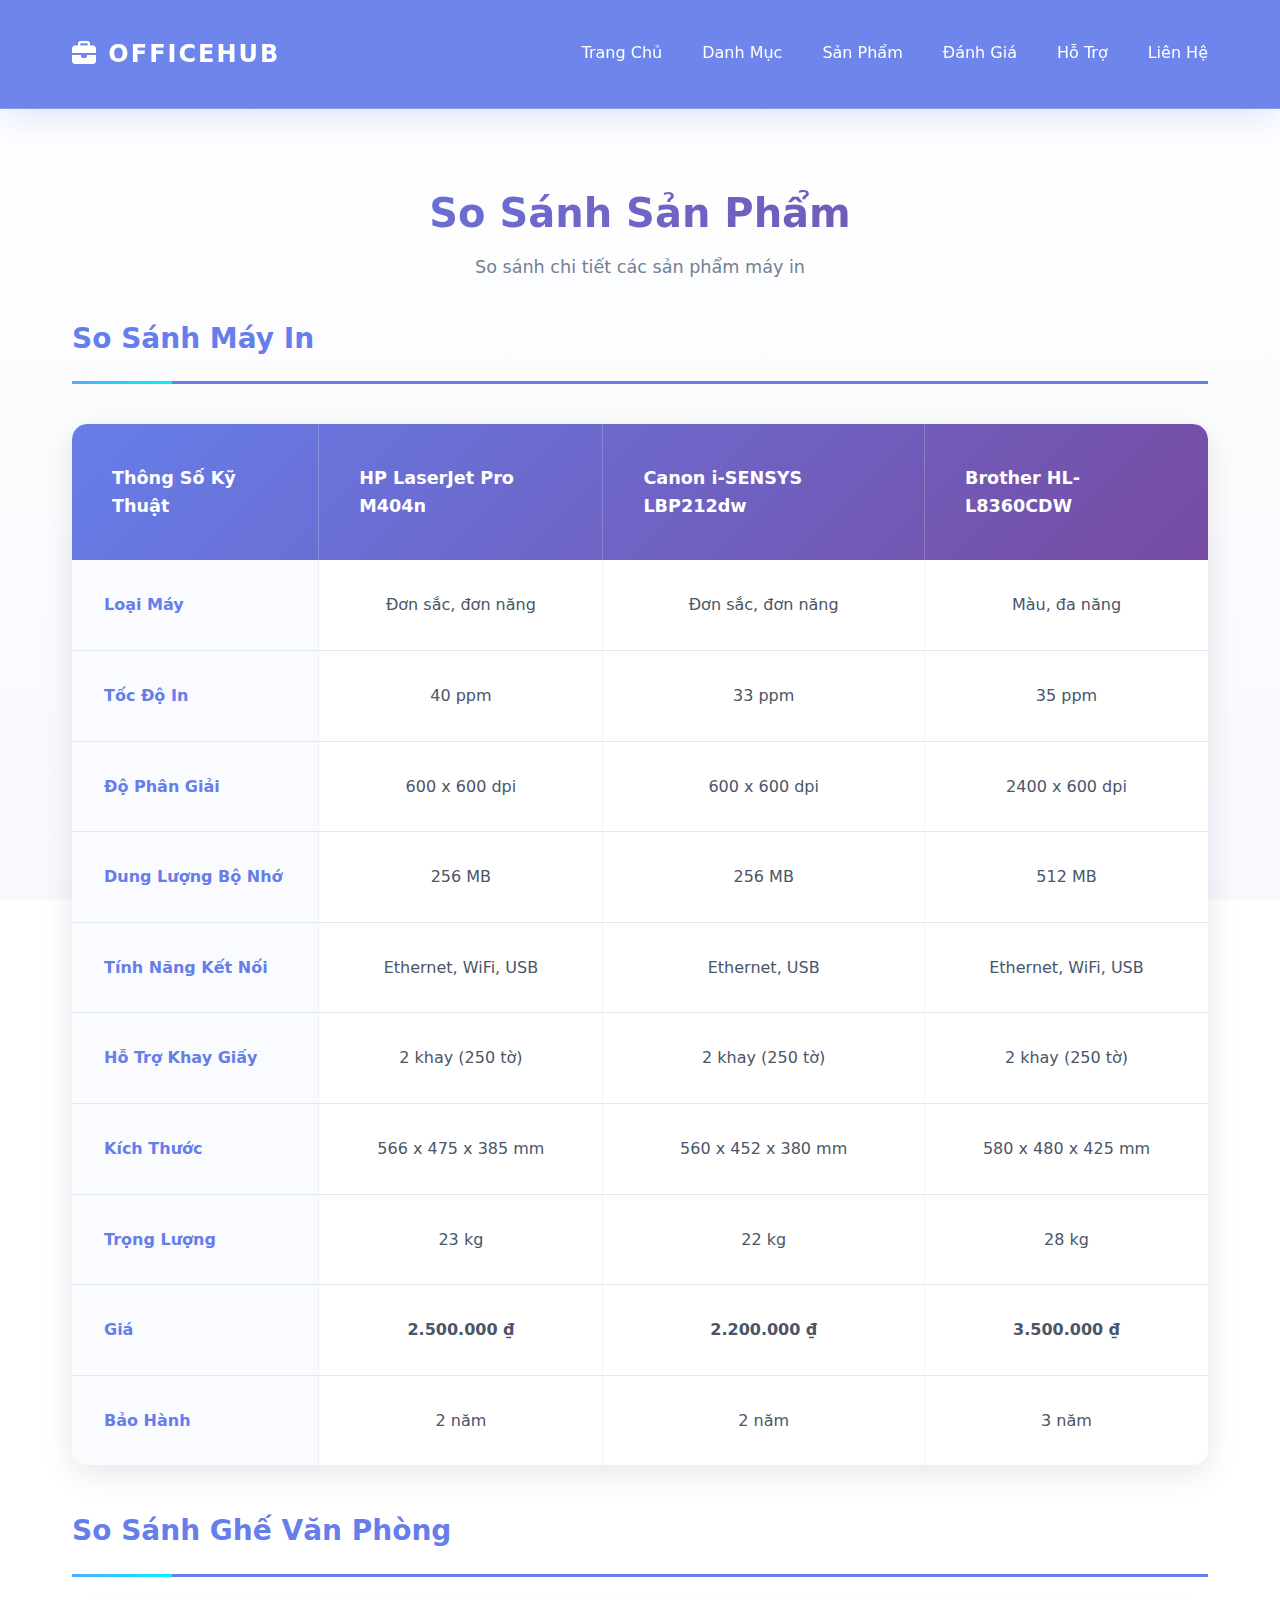
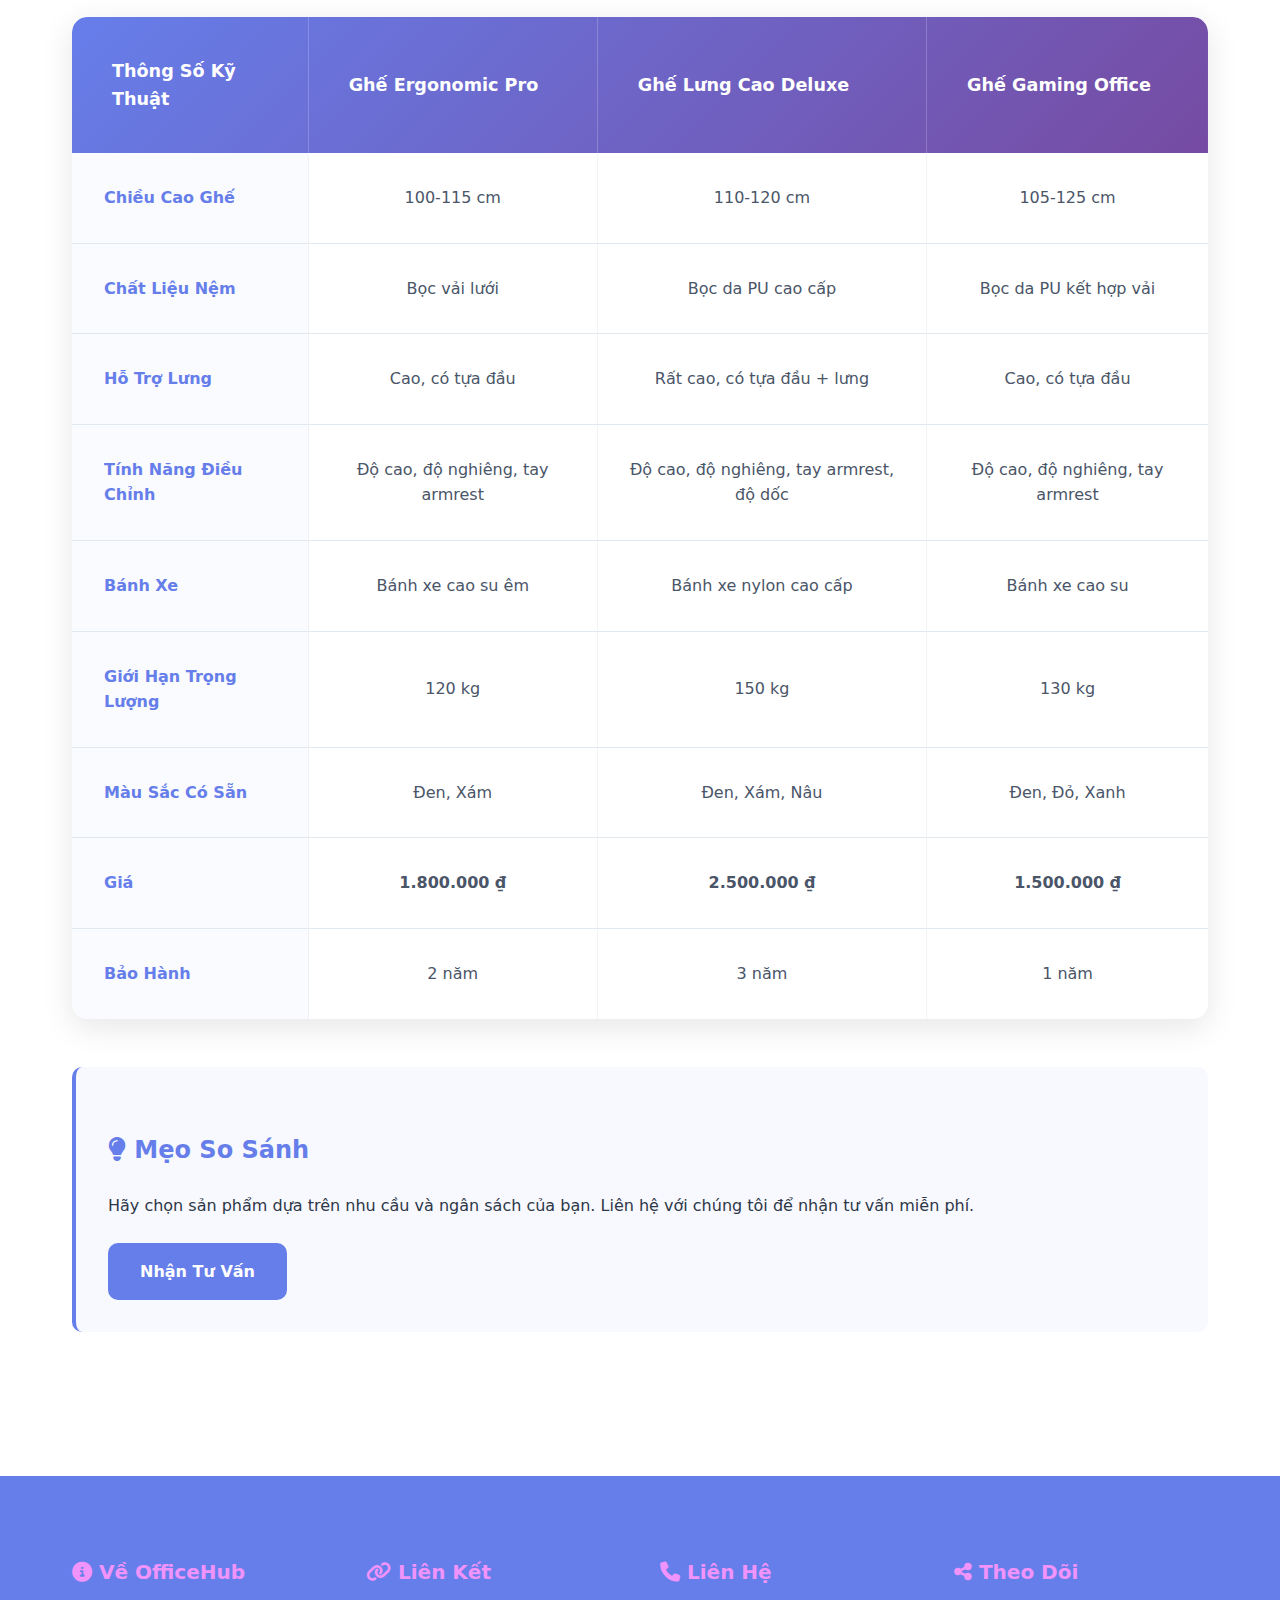
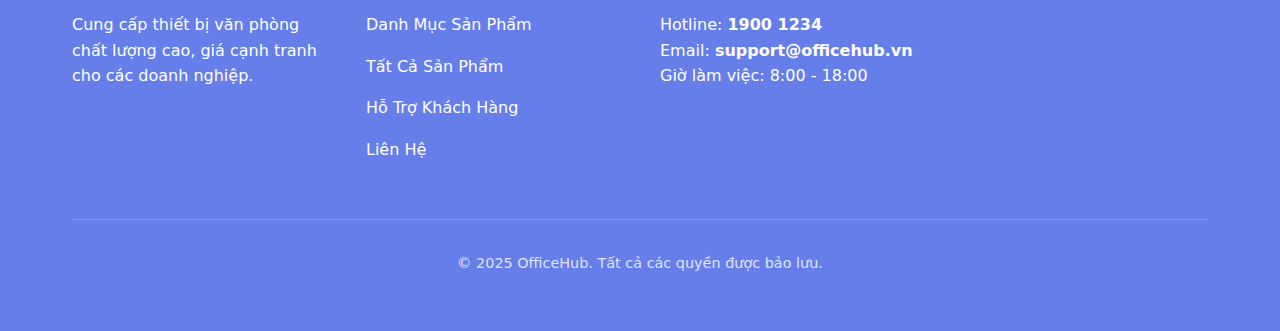
<file: sosanh.html>
<!DOCTYPE html>
<html lang="vi">
<head>
    <meta charset="UTF-8">
    <meta name="viewport" content="width=device-width, initial-scale=1.0">
    <meta name="description" content="So sánh sản phẩm thiết bị văn phòng">
    <title>So Sánh Sản Phẩm - OfficeHub</title>
    <link rel="stylesheet" href="https://cdnjs.cloudflare.com/ajax/libs/font-awesome/6.5.0/css/all.min.css">
    <link rel="stylesheet" href="css/base.css">
    <link rel="stylesheet" href="css/sosanh.css">
</head>
<body>
    <!-- HEADER -->
    <header>
        <div class="header__container">
            <div class="header__logo">
                <i class="fas fa-briefcase"></i> OfficeHub
            </div>
            <nav>
                <ul class="nav__list">
                    <li><a href="index.html" class="nav__link">Trang Chủ</a></li>
                    <li><a href="danhmuc.html" class="nav__link">Danh Mục</a></li>
                    <li><a href="sanpham.html" class="nav__link">Sản Phẩm</a></li>
                    <li><a href="danhgia.html" class="nav__link">Đánh Giá</a></li>
                    <li><a href="hotro.html" class="nav__link">Hỗ Trợ</a></li>
                    <li><a href="lienhe.html" class="nav__link">Liên Hệ</a></li>
                </ul>
            </nav>
        </div>
    </header>

    <!-- MAIN CONTENT -->
    <main>
        <h1>So Sánh Sản Phẩm</h1>
        <p class="section__subtitle">So sánh chi tiết các sản phẩm máy in</p>

        <section>
            <h2>So Sánh Máy In</h2>
            <table>
                <thead>
                    <tr>
                        <th>Thông Số Kỹ Thuật</th>
                        <th>HP LaserJet Pro M404n</th>
                        <th>Canon i-SENSYS LBP212dw</th>
                        <th>Brother HL-L8360CDW</th>
                    </tr>
                </thead>
                <tbody>
                    <tr>
                        <td><strong>Loại Máy</strong></td>
                        <td>Đơn sắc, đơn năng</td>
                        <td>Đơn sắc, đơn năng</td>
                        <td>Màu, đa năng</td>
                    </tr>
                    <tr>
                        <td><strong>Tốc Độ In</strong></td>
                        <td>40 ppm</td>
                        <td>33 ppm</td>
                        <td>35 ppm</td>
                    </tr>
                    <tr>
                        <td><strong>Độ Phân Giải</strong></td>
                        <td>600 x 600 dpi</td>
                        <td>600 x 600 dpi</td>
                        <td>2400 x 600 dpi</td>
                    </tr>
                    <tr>
                        <td><strong>Dung Lượng Bộ Nhớ</strong></td>
                        <td>256 MB</td>
                        <td>256 MB</td>
                        <td>512 MB</td>
                    </tr>
                    <tr>
                        <td><strong>Tính Năng Kết Nối</strong></td>
                        <td>Ethernet, WiFi, USB</td>
                        <td>Ethernet, USB</td>
                        <td>Ethernet, WiFi, USB</td>
                    </tr>
                    <tr>
                        <td><strong>Hỗ Trợ Khay Giấy</strong></td>
                        <td>2 khay (250 tờ)</td>
                        <td>2 khay (250 tờ)</td>
                        <td>2 khay (250 tờ)</td>
                    </tr>
                    <tr>
                        <td><strong>Kích Thước</strong></td>
                        <td>566 x 475 x 385 mm</td>
                        <td>560 x 452 x 380 mm</td>
                        <td>580 x 480 x 425 mm</td>
                    </tr>
                    <tr>
                        <td><strong>Trọng Lượng</strong></td>
                        <td>23 kg</td>
                        <td>22 kg</td>
                        <td>28 kg</td>
                    </tr>
                    <tr>
                        <td><strong>Giá</strong></td>
                        <td><strong>2.500.000 ₫</strong></td>
                        <td><strong>2.200.000 ₫</strong></td>
                        <td><strong>3.500.000 ₫</strong></td>
                    </tr>
                    <tr>
                        <td><strong>Bảo Hành</strong></td>
                        <td>2 năm</td>
                        <td>2 năm</td>
                        <td>3 năm</td>
                    </tr>
                </tbody>
            </table>
        </section>

        <section>
            <h2>So Sánh Ghế Văn Phòng</h2>
            <table>
                <thead>
                    <tr>
                        <th>Thông Số Kỹ Thuật</th>
                        <th>Ghế Ergonomic Pro</th>
                        <th>Ghế Lưng Cao Deluxe</th>
                        <th>Ghế Gaming Office</th>
                    </tr>
                </thead>
                <tbody>
                    <tr>
                        <td><strong>Chiều Cao Ghế</strong></td>
                        <td>100-115 cm</td>
                        <td>110-120 cm</td>
                        <td>105-125 cm</td>
                    </tr>
                    <tr>
                        <td><strong>Chất Liệu Nệm</strong></td>
                        <td>Bọc vải lưới</td>
                        <td>Bọc da PU cao cấp</td>
                        <td>Bọc da PU kết hợp vải</td>
                    </tr>
                    <tr>
                        <td><strong>Hỗ Trợ Lưng</strong></td>
                        <td>Cao, có tựa đầu</td>
                        <td>Rất cao, có tựa đầu + lưng</td>
                        <td>Cao, có tựa đầu</td>
                    </tr>
                    <tr>
                        <td><strong>Tính Năng Điều Chỉnh</strong></td>
                        <td>Độ cao, độ nghiêng, tay armrest</td>
                        <td>Độ cao, độ nghiêng, tay armrest, độ dốc</td>
                        <td>Độ cao, độ nghiêng, tay armrest</td>
                    </tr>
                    <tr>
                        <td><strong>Bánh Xe</strong></td>
                        <td>Bánh xe cao su êm</td>
                        <td>Bánh xe nylon cao cấp</td>
                        <td>Bánh xe cao su</td>
                    </tr>
                    <tr>
                        <td><strong>Giới Hạn Trọng Lượng</strong></td>
                        <td>120 kg</td>
                        <td>150 kg</td>
                        <td>130 kg</td>
                    </tr>
                    <tr>
                        <td><strong>Màu Sắc Có Sẵn</strong></td>
                        <td>Đen, Xám</td>
                        <td>Đen, Xám, Nâu</td>
                        <td>Đen, Đỏ, Xanh</td>
                    </tr>
                    <tr>
                        <td><strong>Giá</strong></td>
                        <td><strong>1.800.000 ₫</strong></td>
                        <td><strong>2.500.000 ₫</strong></td>
                        <td><strong>1.500.000 ₫</strong></td>
                    </tr>
                    <tr>
                        <td><strong>Bảo Hành</strong></td>
                        <td>2 năm</td>
                        <td>3 năm</td>
                        <td>1 năm</td>
                    </tr>
                </tbody>
            </table>
        </section>

        <section>
            <div class="info-box">
                <h3><i class="fas fa-lightbulb"></i> Mẹo So Sánh</h3>
                <p>Hãy chọn sản phẩm dựa trên nhu cầu và ngân sách của bạn. Liên hệ với chúng tôi để nhận tư vấn miễn phí.</p>
                <a href="lienhe.html" class="btn btn--primary">Nhận Tư Vấn</a>
            </div>
        </section>
    </main>

    <!-- FOOTER -->
    <footer>
        <div class="footer__container">
            <div class="footer__grid">
                <div class="footer__section">
                    <h4><i class="fas fa-info-circle"></i> Về OfficeHub</h4>
                    <p>Cung cấp thiết bị văn phòng chất lượng cao, giá cạnh tranh cho các doanh nghiệp.</p>
                </div>
                <div class="footer__section">
                    <h4><i class="fas fa-link"></i> Liên Kết</h4>
                    <ul class="footer__links">
                        <li><a href="danhmuc.html">Danh Mục Sản Phẩm</a></li>
                        <li><a href="sanpham.html">Tất Cả Sản Phẩm</a></li>
                        <li><a href="hotro.html">Hỗ Trợ Khách Hàng</a></li>
                        <li><a href="lienhe.html">Liên Hệ</a></li>
                    </ul>
                </div>
                <div class="footer__section">
                    <h4><i class="fas fa-phone"></i> Liên Hệ</h4>
                    <p>
                        Hotline: <strong>1900 1234</strong><br>
                        Email: <strong>support@officehub.vn</strong><br>
                        Giờ làm việc: 8:00 - 18:00
                    </p>
                </div>
                <div class="footer__section">
                    <h4><i class="fas fa-share-alt"></i> Theo Dõi</h4>
                    <p>
                        <a href="#"><i class="fab fa-facebook"></i></a>
                        <a href="#"><i class="fab fa-twitter"></i></a>
                        <a href="#"><i class="fab fa-instagram"></i></a>
                        <a href="#"><i class="fab fa-linkedin"></i></a>
                    </p>
                </div>
            </div>
            <div class="footer__divider"></div>
            <div class="footer__bottom">
                <p>&copy; 2025 OfficeHub. Tất cả các quyền được bảo lưu.</p>
            </div>
        </div>
    </footer>
</body>
</html>
</file>
<file: css/base.css>
/* ========== CSS VARIABLES ========== */
:root {
  /* Colors */
  --color-primary: #667eea;
  --color-primary-dark: #5a67d8;
  --color-secondary: #764ba2;
  --color-accent: #f093fb;
  --color-accent-2: #4facfe;
  --color-orange: #ff6b35;
  --color-orange-light: #ff8c61;
  --color-light: #f8f9fe;
  --color-white: #ffffff;
  --color-dark: #2d3748;
  --color-text: #2d3748;
  --color-border: #e2e8f0;
  --color-success: #48bb78;
  --color-error: #f56565;
  
  /* Gradients */
  --gradient-primary: linear-gradient(135deg, #667eea 0%, #764ba2 100%);
  --gradient-secondary: linear-gradient(135deg, #f093fb 0%, #f5576c 100%);
  --gradient-accent: linear-gradient(135deg, #4facfe 0%, #00f2fe 100%);
  --gradient-hero-1: linear-gradient(135deg, #667eea 0%, #764ba2 100%);
  --gradient-hero-2: linear-gradient(135deg, #f093fb 0%, #f5576c 100%);
  --gradient-hero-3: linear-gradient(135deg, #4facfe 0%, #00f2fe 100%);

  /* Typography */
  --font-family-base: system-ui, -apple-system, "Segoe UI", Roboto, "Helvetica Neue", Arial, sans-serif;
  --font-size-base: 16px;
  --line-height-base: 1.6;

  /* Spacing */
  --spacing-unit: 8px;
  --spacing-xs: calc(var(--spacing-unit) * 1);
  --spacing-sm: calc(var(--spacing-unit) * 2);
  --spacing-md: calc(var(--spacing-unit) * 3);
  --spacing-lg: calc(var(--spacing-unit) * 4);
  --spacing-xl: calc(var(--spacing-unit) * 5);
  --spacing-2xl: calc(var(--spacing-unit) * 6);

  /* Border & Shadow */
  --border-radius: 10px;
  --shadow-sm: 0 2px 4px rgba(0, 0, 0, 0.1);
  --shadow-md: 0 4px 8px rgba(0, 0, 0, 0.15);
  --shadow-lg: 0 8px 16px rgba(0, 0, 0, 0.2);
}

/* ========== RESET & BASE STYLES ========== */
* {
  margin: 0;
  padding: 0;
  box-sizing: border-box;
}

html {
  font-size: var(--font-size-base);
  scroll-behavior: smooth;
}

body {
  font-family: var(--font-family-base);
  line-height: var(--line-height-base);
  color: var(--color-text);
  background: linear-gradient(to bottom, #ffffff 0%, #f8f9fe 100%);
  background-attachment: fixed;
}

a {
  color: var(--color-primary);
  text-decoration: none;
  transition: color 0.3s ease;
}

a:hover {
  color: var(--color-accent);
}

/* ========== TYPOGRAPHY ========== */
h1,
h2,
h3,
h4,
h5,
h6 {
  margin: var(--spacing-lg) 0 var(--spacing-md) 0;
  font-weight: 600;
  color: var(--color-primary);
}

h1 {
  font-size: 2.5rem;
  line-height: 1.2;
}

h2 {
  font-size: 2rem;
  line-height: 1.3;
}

h3 {
  font-size: 1.5rem;
}

h4 {
  font-size: 1.25rem;
}

p {
  margin-bottom: var(--spacing-md);
}

/* ========== BUTTONS ========== */
.btn {
  display: inline-block;
  padding: var(--spacing-sm) var(--spacing-lg);
  border: none;
  border-radius: var(--border-radius);
  font-family: inherit;
  font-size: inherit;
  font-weight: 600;
  cursor: pointer;
  transition: all 0.3s ease;
  text-align: center;
  text-decoration: none;
}

.btn--primary {
  background-color: var(--color-primary);
  color: var(--color-white);
}

.btn--primary:hover {
  background-color: #0f2847;
  transform: translateY(-2px);
  box-shadow: var(--shadow-md);
}

.btn--accent {
  background: linear-gradient(135deg, var(--color-orange) 0%, var(--color-orange-light) 100%);
  color: var(--color-white);
  box-shadow: 0 4px 15px rgba(255, 107, 53, 0.3);
}

.btn--accent:hover {
  background: linear-gradient(135deg, #ff5722 0%, var(--color-orange) 100%);
  transform: translateY(-3px);
  box-shadow: 0 8px 25px rgba(255, 107, 53, 0.4);
}

.btn--secondary {
  background-color: var(--color-light);
  color: var(--color-primary);
  border: 2px solid var(--color-primary);
}

.btn--secondary:hover {
  background-color: var(--color-primary);
  color: var(--color-white);
}

.btn--small {
  padding: var(--spacing-xs) var(--spacing-md);
  font-size: 0.9rem;
}

.btn--glass {
  background: rgba(255, 255, 255, 0.15);
  backdrop-filter: blur(10px);
  -webkit-backdrop-filter: blur(10px);
  border: 2px solid rgba(255, 255, 255, 0.3);
  color: var(--color-white);
  box-shadow: 0 8px 32px rgba(0, 0, 0, 0.1);
}

.btn--glass:hover {
  background: rgba(255, 255, 255, 0.25);
  border-color: rgba(255, 255, 255, 0.5);
  transform: translateY(-2px);
  box-shadow: 0 12px 40px rgba(0, 0, 0, 0.15);
}

.btn--large {
  padding: var(--spacing-lg) var(--spacing-2xl);
  font-size: 1.1rem;
}

/* ========== HEADER & NAVIGATION ========== */
header {
  background: rgba(102, 126, 234, 0.95);
  backdrop-filter: blur(10px);
  -webkit-backdrop-filter: blur(10px);
  color: var(--color-white);
  padding: var(--spacing-lg) 0;
  box-shadow: 0 8px 32px rgba(102, 126, 234, 0.2);
  position: sticky;
  top: 0;
  z-index: 100;
  border-bottom: 1px solid rgba(255, 255, 255, 0.18);
}

.header__container {
  max-width: 1200px;
  margin: 0 auto;
  padding: 0 var(--spacing-lg);
  display: flex;
  align-items: center;
  justify-content: space-between;
}

.header__logo {
  font-size: 1.5rem;
  font-weight: 700;
  color: var(--color-white);
  text-transform: uppercase;
  letter-spacing: 2px;
}

nav {
  display: flex;
  align-items: center;
  gap: var(--spacing-xl);
}

.nav__list {
  display: flex;
  list-style: none;
  gap: var(--spacing-xl);
}

.nav__link {
  color: var(--color-white);
  font-weight: 500;
  transition: color 0.3s ease;
  display: block;
  padding: var(--spacing-xs) 0;
  border-bottom: 2px solid transparent;
  transition: border-color 0.3s ease;
}

.nav__link:hover,
.nav__link--active {
  color: var(--color-accent);
  border-bottom-color: var(--color-accent);
}

/* ========== FOOTER ========== */
footer {
  background-color: var(--color-primary);
  color: var(--color-white);
  padding: var(--spacing-2xl) 0 var(--spacing-lg);
  margin-top: var(--spacing-2xl);
}

.footer__container {
  max-width: 1200px;
  margin: 0 auto;
  padding: 0 var(--spacing-lg);
}

.footer__grid {
  display: grid;
  grid-template-columns: repeat(auto-fit, minmax(250px, 1fr));
  gap: var(--spacing-xl);
  margin-bottom: var(--spacing-xl);
}

.footer__section h4 {
  color: var(--color-accent);
  margin-bottom: var(--spacing-md);
}

.footer__links {
  list-style: none;
}

.footer__links li {
  margin-bottom: var(--spacing-sm);
}

.footer__links a {
  color: var(--color-white);
}

.footer__links a:hover {
  color: var(--color-accent);
}

.footer__divider {
  border-top: 1px solid rgba(255, 255, 255, 0.2);
  margin: var(--spacing-lg) 0;
}

.footer__bottom {
  text-align: center;
  font-size: 0.9rem;
  color: rgba(255, 255, 255, 0.8);
}

/* ========== MAIN CONTENT ========== */
main {
  max-width: 1200px;
  margin: 0 auto;
  padding: var(--spacing-2xl) var(--spacing-lg);
  min-height: calc(100vh - 200px);
}

/* ========== CARDS ========== */
.card {
  background: rgba(255, 255, 255, 0.9);
  backdrop-filter: blur(10px);
  border-radius: 20px;
  box-shadow: 0 8px 32px rgba(0, 0, 0, 0.08);
  overflow: hidden;
  transition: all 0.4s cubic-bezier(0.175, 0.885, 0.32, 1.275);
  border: 1px solid rgba(255, 255, 255, 0.5);
  position: relative;
  animation: fadeInUp 0.6s ease forwards;
  animation-delay: calc(var(--card-index, 0) * 0.1s);
}

.card::before {
  content: '';
  position: absolute;
  top: 0;
  left: 0;
  width: 100%;
  height: 100%;
  background: linear-gradient(135deg, rgba(255, 107, 53, 0.08) 0%, rgba(255, 140, 97, 0.12) 100%);
  opacity: 0;
  transition: opacity 0.4s ease;
  pointer-events: none;
}

.card:hover {
  box-shadow: 0 20px 60px rgba(255, 107, 53, 0.3), 0 0 0 1px rgba(255, 107, 53, 0.1);
  transform: translateY(-10px) scale(1.02);
  border-color: rgba(255, 107, 53, 0.3);
}

.card:hover::before {
  opacity: 1;
}

.card__image {
  width: 100%;
  height: 220px;
  background: linear-gradient(135deg, #f8f9fe 0%, #e9ecef 100%);
  display: flex;
  align-items: center;
  justify-content: center;
  font-size: 3rem;
  overflow: hidden;
  position: relative;
}

.card__image::after {
  content: '';
  position: absolute;
  top: 0;
  left: 0;
  width: 100%;
  height: 100%;
  background: linear-gradient(135deg, rgba(255, 107, 53, 0.1) 0%, rgba(255, 140, 97, 0.1) 100%);
  opacity: 0;
  transition: opacity 0.4s ease;
}

.card:hover .card__image::after {
  opacity: 1;
}

.card__image img {
  width: 100%;
  height: 100%;
  object-fit: cover;
  transition: transform 0.6s cubic-bezier(0.175, 0.885, 0.32, 1.275);
}

.card:hover .card__image img {
  transform: scale(1.15) rotate(2deg);
}

.card__body {
  padding: var(--spacing-lg);
}

.card__title {
  margin: 0 0 var(--spacing-sm) 0;
  font-size: 1.25rem;
  color: var(--color-primary);
  transition: color 0.3s ease;
}

.card:hover .card__title {
  color: var(--color-orange);
}

.card__text {
  margin: 0 0 var(--spacing-md) 0;
  color: #666;
  font-size: 0.95rem;
}

.card__price {
  margin: var(--spacing-md) 0;
  font-size: 1.5rem;
  color: var(--color-accent);
  font-weight: 700;
  transition: all 0.3s ease;
}

.card:hover .card__price {
  color: var(--color-orange);
  transform: scale(1.05);
}

.card__rating {
  color: #f39c12;
  font-size: 0.9rem;
  margin-bottom: var(--spacing-md);
}

.card__footer {
  display: flex;
  gap: var(--spacing-md);
  justify-content: space-between;
  align-items: center;
}

/* ========== SECTIONS ========== */
section {
  margin-bottom: var(--spacing-2xl);
}

.section__title {
  text-align: center;
  margin-bottom: var(--spacing-xl);
  background: var(--gradient-primary);
  -webkit-background-clip: text;
  -webkit-text-fill-color: transparent;
  background-clip: text;
  font-weight: 800;
  font-size: 2.5rem;
  position: relative;
  display: inline-block;
  width: 100%;
}

.section__title::after {
  content: '';
  position: absolute;
  bottom: -10px;
  left: 50%;
  transform: translateX(-50%);
  width: 80px;
  height: 4px;
  background: var(--gradient-accent);
  border-radius: 2px;
}

.section__subtitle {
  text-align: center;
  color: #718096;
  font-size: 1.1rem;
  margin-top: -var(--spacing-lg);
  margin-bottom: var(--spacing-xl);
}

/* ========== GRID LAYOUTS ========== */
.grid {
  display: grid;
  gap: var(--spacing-lg);
}

.grid--2 {
  grid-template-columns: repeat(auto-fit, minmax(300px, 1fr));
}

.grid--3 {
  grid-template-columns: repeat(auto-fit, minmax(280px, 1fr));
}

.grid--4 {
  grid-template-columns: repeat(auto-fit, minmax(250px, 1fr));
}

/* ========== SEARCH BAR ========== */
.search {
  margin-bottom: var(--spacing-xl);
}

.search__wrapper {
  display: flex;
  gap: var(--spacing-sm);
  max-width: 600px;
  margin: 0 auto;
  background: rgba(255, 255, 255, 0.8);
  backdrop-filter: blur(10px);
  padding: 10px;
  border-radius: 50px;
  box-shadow: 0 8px 32px rgba(102, 126, 234, 0.15);
  border: 1px solid rgba(255, 255, 255, 0.5);
}

.search__input {
  flex: 1;
  padding: var(--spacing-md) var(--spacing-lg);
  border: none;
  background: transparent;
  font-size: inherit;
  font-family: inherit;
  transition: all 0.3s ease;
}

.search__input:focus {
  outline: none;
}

.search__input::placeholder {
  color: rgba(45, 55, 72, 0.5);
}

.search__button {
  padding: var(--spacing-md) var(--spacing-xl);
  border-radius: 50px;
  background: var(--gradient-primary);
  border: none;
}

/* ========== TABLES ========== */
table {
  width: 100%;
  border-collapse: collapse;
  margin-bottom: var(--spacing-xl);
  background-color: var(--color-white);
  box-shadow: var(--shadow-sm);
  border-radius: var(--border-radius);
  overflow: hidden;
}

thead {
  background-color: var(--color-primary);
  color: var(--color-white);
}

th {
  padding: var(--spacing-lg);
  text-align: left;
  font-weight: 600;
}

td {
  padding: var(--spacing-lg);
  border-bottom: 1px solid var(--color-border);
}

tbody tr:hover {
  background-color: rgba(255, 107, 53, 0.05);
  transition: background-color 0.3s ease;
}

tbody tr:hover td:first-child {
  color: var(--color-orange);
  font-weight: 600;
}

thead tr:hover {
  background-color: var(--color-primary);
}

/* ========== FORMS ========== */
form {
  max-width: 600px;
  margin: var(--spacing-xl) auto;
}

.form__group {
  margin-bottom: var(--spacing-lg);
}

label {
  display: block;
  margin-bottom: var(--spacing-sm);
  font-weight: 600;
  color: var(--color-primary);
}

input,
textarea,
select {
  width: 100%;
  padding: var(--spacing-md);
  border: 2px solid var(--color-border);
  border-radius: var(--border-radius);
  font-family: inherit;
  font-size: inherit;
  transition: border-color 0.3s ease;
}

input:focus,
textarea:focus,
select:focus {
  outline: none;
  border-color: var(--color-primary);
}

textarea {
  resize: vertical;
  min-height: 120px;
}

.form__actions {
  display: flex;
  gap: var(--spacing-lg);
  justify-content: center;
}

/* ========== ARTICLE/REVIEW CARDS ========== */
article {
  background-color: var(--color-light);
  padding: var(--spacing-lg);
  border-radius: var(--border-radius);
  margin-bottom: var(--spacing-lg);
  border-left: 4px solid var(--color-accent);
}

article h3 {
  margin-top: 0;
}

.article__meta {
  display: flex;
  gap: var(--spacing-lg);
  margin-bottom: var(--spacing-md);
  font-size: 0.9rem;
  color: #666;
}

.article__author {
  font-weight: 600;
  color: var(--color-primary);
}

.article__date {
  color: #999;
}

/* ========== FEATURES/BENEFITS ========== */
.feature {
  text-align: center;
}

.feature__icon {
  font-size: 2.5rem;
  color: var(--color-accent);
  margin-bottom: var(--spacing-md);
}

.feature__title {
  margin-bottom: var(--spacing-sm);
}

/* ========== INFO BOXES ========== */
.info-box {
  background-color: var(--color-light);
  border-left: 4px solid var(--color-primary);
  padding: var(--spacing-lg);
  border-radius: var(--border-radius);
  margin-bottom: var(--spacing-lg);
}

.info-box--warning {
  border-left-color: var(--color-accent);
}

.info-box--success {
  border-left-color: var(--color-success);
}

.info-box--error {
  border-left-color: var(--color-error);
}

/* ========== FLOATING BUTTONS ========== */
.floating-buttons {
  position: fixed;
  bottom: 30px;
  right: 30px;
  display: flex;
  flex-direction: column;
  gap: 15px;
  z-index: 999;
}

.float-btn {
  width: 60px;
  height: 60px;
  border-radius: 50%;
  display: flex;
  align-items: center;
  justify-content: center;
  color: var(--color-white);
  font-size: 1.5rem;
  box-shadow: 0 8px 25px rgba(0, 0, 0, 0.2);
  transition: all 0.4s cubic-bezier(0.175, 0.885, 0.32, 1.275);
  cursor: pointer;
  animation: float 3s ease-in-out infinite;
}

.float-btn-phone {
  background: linear-gradient(135deg, #10b981 0%, #059669 100%);
  animation-delay: 0s;
}

.float-btn-messenger {
  background: linear-gradient(135deg, #0084ff 0%, #0066cc 100%);
  animation-delay: 0.3s;
}

.float-btn-zalo {
  background: linear-gradient(135deg, #0180c7 0%, #015c92 100%);
  animation-delay: 0.6s;
}

.float-btn:hover {
  transform: scale(1.2) rotate(360deg);
  box-shadow: 0 12px 35px rgba(0, 0, 0, 0.3);
}

/* ========== ANIMATIONS ========== */
@keyframes fadeInDown {
  from {
    opacity: 0;
    transform: translateY(-30px);
  }
  to {
    opacity: 1;
    transform: translateY(0);
  }
}

@keyframes fadeInUp {
  from {
    opacity: 0;
    transform: translateY(30px);
  }
  to {
    opacity: 1;
    transform: translateY(0);
  }
}

@keyframes slideIn {
  from {
    opacity: 0;
    transform: scale(0.95);
  }
  to {
    opacity: 1;
    transform: scale(1);
  }
}

@keyframes pulse {
  0%, 100% {
    transform: scale(1);
  }
  50% {
    transform: scale(1.05);
  }
}

@keyframes shimmer {
  0% {
    background-position: -1000px 0;
  }
  100% {
    background-position: 1000px 0;
  }
}

@keyframes float {
  0%, 100% {
    transform: translateY(0px);
  }
  50% {
    transform: translateY(-10px);
  }
}

/* ========== RESPONSIVE DESIGN ========== */
@media (max-width: 768px) {
  .header__container {
    flex-direction: column;
    gap: var(--spacing-lg);
  }

  .nav__list {
    gap: var(--spacing-lg);
    flex-wrap: wrap;
    justify-content: center;
  }

  h1 {
    font-size: 1.8rem;
  }

  h2 {
    font-size: 1.5rem;
  }

  main {
    padding: var(--spacing-xl) var(--spacing-md);
  }

  .grid--2 {
    grid-template-columns: 1fr;
  }

  .grid--3 {
    grid-template-columns: repeat(2, 1fr);
  }

  .grid--4 {
    grid-template-columns: repeat(2, 1fr);
  }

  table {
    font-size: 0.9rem;
  }

  th,
  td {
    padding: var(--spacing-md);
  }

  .footer__grid {
    grid-template-columns: 1fr;
    text-align: center;
  }

  .search__wrapper {
    flex-direction: column;
  }
  
  .floating-buttons {
    bottom: 20px;
    right: 20px;
  }
  
  .float-btn {
    width: 50px;
    height: 50px;
    font-size: 1.2rem;
  }
}

@media (max-width: 480px) {
  :root {
    --font-size-base: 14px;
    --spacing-lg: calc(var(--spacing-unit) * 3);
    --spacing-xl: calc(var(--spacing-unit) * 4);
  }

  h1 {
    font-size: 1.5rem;
  }

  h2 {
    font-size: 1.25rem;
  }

  .grid--3 {
    grid-template-columns: 1fr;
  }

  .grid--4 {
    grid-template-columns: 1fr;
  }

  .nav__list {
    gap: var(--spacing-md);
    font-size: 0.9rem;
  }

  .footer__bottom {
    font-size: 0.8rem;
  }
}
</file>
<file: css/index.css>
/* ========== INDEX PAGE SPECIFIC STYLES ========== */

/* ========== HERO SLIDER SECTION ========== */
.hero-slider {
  margin-bottom: var(--spacing-2xl);
  border-radius: 20px;
  overflow: hidden;
  box-shadow: 0 20px 60px rgba(0, 0, 0, 0.15);
}

.slider-container {
  position: relative;
  height: 500px;
  overflow: hidden;
}

/* Hide radio inputs */
.slider-radio {
  display: none;
}

.slide {
  position: absolute;
  top: 0;
  left: 0;
  width: 100%;
  height: 100%;
  opacity: 0;
  transition: opacity 1s ease-in-out;
  display: flex;
  align-items: center;
  justify-content: center;
  text-align: center;
  z-index: 0;
}

.slide-1 {
  background: var(--gradient-hero-1);
}

.slide-2 {
  background: var(--gradient-hero-2);
}

.slide-3 {
  background: var(--gradient-hero-3);
}

/* Show active slide */
#slide1:checked ~ .slide-1,
#slide2:checked ~ .slide-2,
#slide3:checked ~ .slide-3 {
  opacity: 1;
  z-index: 1;
}

.slide-overlay {
  position: absolute;
  top: 0;
  left: 0;
  width: 100%;
  height: 100%;
  background: rgba(0, 0, 0, 0.2);
  z-index: 1;
}

.slide-content {
  position: relative;
  z-index: 2;
  color: var(--color-white);
  max-width: 800px;
  padding: var(--spacing-2xl);
  animation: slideIn 1s ease;
}

.slide-title {
  font-size: 3.5rem;
  font-weight: 800;
  margin-bottom: var(--spacing-lg);
  color: var(--color-white);
  text-shadow: 0 4px 20px rgba(0, 0, 0, 0.3);
  animation: fadeInDown 1s ease;
}

.slide-text {
  font-size: 1.4rem;
  margin-bottom: var(--spacing-xl);
  color: rgba(255, 255, 255, 0.95);
  text-shadow: 0 2px 10px rgba(0, 0, 0, 0.2);
  animation: fadeInUp 1s ease 0.2s both;
}

/* Navigation buttons - styled as labels */
.slider-nav {
  position: absolute;
  width: 100%;
  height: 100%;
  top: 0;
  left: 0;
  z-index: 3;
  pointer-events: none;
}

.nav-btn {
  position: absolute;
  top: 50%;
  transform: translateY(-50%);
  z-index: 3;
  background: rgba(255, 255, 255, 0.2);
  backdrop-filter: blur(10px);
  border: 2px solid rgba(255, 255, 255, 0.3);
  color: var(--color-white);
  width: 50px;
  height: 50px;
  border-radius: 50%;
  cursor: pointer;
  transition: all 0.3s ease;
  display: none;
  align-items: center;
  justify-content: center;
  font-size: 1.2rem;
  pointer-events: all;
}

.nav-btn:hover {
  background: rgba(255, 255, 255, 0.3);
  transform: translateY(-50%) scale(1.1);
  box-shadow: 0 8px 20px rgba(0, 0, 0, 0.2);
}

.nav-prev { left: 30px; }
.nav-next { right: 30px; }

/* Show correct navigation buttons based on active slide */
#slide1:checked ~ .slider-nav .nav-btn[data-slide="1"],
#slide2:checked ~ .slider-nav .nav-btn[data-slide="2"],
#slide3:checked ~ .slider-nav .nav-btn[data-slide="3"] {
  display: flex;
}

/* Dots indicator */
.slider-dots {
  position: absolute;
  bottom: 30px;
  left: 50%;
  transform: translateX(-50%);
  z-index: 3;
  display: flex;
  gap: 15px;
}

.dot {
  width: 12px;
  height: 12px;
  border-radius: 50%;
  background: rgba(255, 255, 255, 0.4);
  cursor: pointer;
  transition: all 0.3s ease;
  border: 2px solid transparent;
  display: block;
}

.dot:hover {
  background: rgba(255, 255, 255, 0.6);
  transform: scale(1.2);
}

/* Active dot styles */
#slide1:checked ~ .slider-dots label:nth-child(1),
#slide2:checked ~ .slider-dots label:nth-child(2),
#slide3:checked ~ .slider-dots label:nth-child(3) {
  background: var(--color-white);
  border-color: var(--color-white);
  transform: scale(1.3);
  box-shadow: 0 0 10px rgba(255, 255, 255, 0.5);
}

/* ========== STATS SECTION ========== */
.stats-section {
  background: linear-gradient(135deg, #667eea 0%, #764ba2 100%);
  padding: var(--spacing-2xl) var(--spacing-lg);
  margin: var(--spacing-2xl) -999px;
  margin-left: calc((100% - 1200px) / -2);
  margin-right: calc((100% - 1200px) / -2);
  position: relative;
  overflow: hidden;
}

.stats-section::before {
  content: '';
  position: absolute;
  top: 0;
  left: 0;
  width: 100%;
  height: 100%;
  background: url('data:image/svg+xml,<svg width="60" height="60" xmlns="http://www.w3.org/2000/svg"><circle cx="30" cy="30" r="1.5" fill="rgba(255,255,255,0.1)"/></svg>');
  opacity: 0.3;
}

.stats-container {
  display: grid;
  grid-template-columns: repeat(auto-fit, minmax(200px, 1fr));
  gap: var(--spacing-xl);
  max-width: 1200px;
  margin: 0 auto;
  position: relative;
  z-index: 1;
}

.stat-item {
  text-align: center;
  color: var(--color-white);
  padding: var(--spacing-lg);
  border-radius: 15px;
  background: rgba(255, 255, 255, 0.1);
  backdrop-filter: blur(10px);
  border: 1px solid rgba(255, 255, 255, 0.2);
  transition: all 0.4s ease;
}

.stat-item:hover {
  transform: translateY(-10px);
  background: rgba(255, 255, 255, 0.15);
  box-shadow: 0 10px 30px rgba(0, 0, 0, 0.2);
}

.stat-icon {
  font-size: 3rem;
  margin-bottom: var(--spacing-md);
  color: var(--color-orange);
  animation: float 3s ease-in-out infinite;
}

.stat-number {
  font-size: 3rem;
  font-weight: 800;
  margin-bottom: var(--spacing-sm);
  background: linear-gradient(135deg, #ffffff 0%, #ffd89b 100%);
  -webkit-background-clip: text;
  -webkit-text-fill-color: transparent;
  background-clip: text;
}

.stat-label {
  font-size: 1rem;
  opacity: 0.95;
  font-weight: 500;
}

/* ========== WAVE DIVIDER ========== */
.wave-divider {
  position: relative;
  width: 100%;
  margin: -2px 0;
}

.wave-divider svg {
  display: block;
  width: 100%;
  height: 60px;
  fill: #667eea;
}

/* ========== FEATURES SECTION ========== */
.features-section {
  padding: var(--spacing-2xl) 0;
  background: linear-gradient(to bottom, transparent 0%, rgba(102, 126, 234, 0.03) 100%);
}

.features-grid {
  display: grid;
  grid-template-columns: repeat(auto-fit, minmax(250px, 1fr));
  gap: var(--spacing-xl);
  margin-top: var(--spacing-xl);
}

.feature-card {
  background: rgba(255, 255, 255, 0.9);
  backdrop-filter: blur(10px);
  padding: var(--spacing-xl);
  border-radius: 20px;
  text-align: center;
  border: 2px solid rgba(102, 126, 234, 0.1);
  transition: all 0.4s cubic-bezier(0.175, 0.885, 0.32, 1.275);
  position: relative;
  overflow: hidden;
}

.feature-card::before {
  content: '';
  position: absolute;
  top: 0;
  left: -100%;
  width: 100%;
  height: 100%;
  background: linear-gradient(90deg, transparent, rgba(255, 107, 53, 0.1), transparent);
  transition: left 0.5s ease;
}

.feature-card:hover::before {
  left: 100%;
}

.feature-card:hover {
  transform: translateY(-15px);
  box-shadow: 0 20px 60px rgba(102, 126, 234, 0.2);
  border-color: var(--color-orange);
}

.feature-icon {
  width: 80px;
  height: 80px;
  margin: 0 auto var(--spacing-lg);
  background: linear-gradient(135deg, var(--color-orange) 0%, var(--color-orange-light) 100%);
  border-radius: 50%;
  display: flex;
  align-items: center;
  justify-content: center;
  font-size: 2rem;
  color: var(--color-white);
  box-shadow: 0 10px 30px rgba(255, 107, 53, 0.3);
  transition: all 0.4s ease;
}

.feature-card:hover .feature-icon {
  transform: scale(1.1) rotate(10deg);
  box-shadow: 0 15px 40px rgba(255, 107, 53, 0.4);
}

.feature-card h3 {
  font-size: 1.4rem;
  margin-bottom: var(--spacing-md);
  color: var(--color-primary);
}

.feature-card p {
  color: #718096;
  line-height: 1.7;
  margin: 0;
}

/* ========== TESTIMONIALS SECTION ========== */
.testimonials-section {
  padding: var(--spacing-2xl) 0;
  background: linear-gradient(to bottom, rgba(102, 126, 234, 0.03) 0%, transparent 100%);
}

.testimonials-grid {
  display: grid;
  grid-template-columns: repeat(auto-fit, minmax(300px, 1fr));
  gap: var(--spacing-xl);
  margin-top: var(--spacing-xl);
}

.testimonial-card {
  background: var(--color-white);
  padding: var(--spacing-xl);
  border-radius: 20px;
  box-shadow: 0 10px 40px rgba(0, 0, 0, 0.08);
  border: 2px solid transparent;
  transition: all 0.4s ease;
  position: relative;
}

.testimonial-card::before {
  content: '"';
  position: absolute;
  top: 20px;
  left: 20px;
  font-size: 5rem;
  color: rgba(102, 126, 234, 0.1);
  font-family: Georgia, serif;
  line-height: 1;
}

.testimonial-card:hover {
  border-color: var(--color-orange);
  transform: translateY(-5px);
  box-shadow: 0 20px 60px rgba(255, 107, 53, 0.15);
}

.testimonial-rating {
  color: #fbbf24;
  font-size: 1.2rem;
  margin-bottom: var(--spacing-md);
}

.testimonial-text {
  font-size: 1.05rem;
  line-height: 1.8;
  color: #4a5568;
  margin-bottom: var(--spacing-lg);
  font-style: italic;
}

.testimonial-author {
  display: flex;
  align-items: center;
  gap: var(--spacing-md);
  padding-top: var(--spacing-md);
  border-top: 2px solid rgba(102, 126, 234, 0.1);
}

.author-avatar {
  width: 50px;
  height: 50px;
  border-radius: 50%;
  background: linear-gradient(135deg, var(--color-primary) 0%, var(--color-secondary) 100%);
  display: flex;
  align-items: center;
  justify-content: center;
  color: var(--color-white);
  font-size: 1.5rem;
}

.author-name {
  font-weight: 700;
  color: var(--color-primary);
  margin-bottom: 4px;
}

.author-title {
  font-size: 0.9rem;
  color: #718096;
}

/* ========== BRANDS SECTION ========== */
.brands-section {
  padding: var(--spacing-2xl) 0;
  background: var(--color-light);
  overflow: hidden;
}

.brands-title {
  text-align: center;
  font-size: 1.5rem;
  color: var(--color-primary);
  margin-bottom: var(--spacing-xl);
  text-transform: uppercase;
  letter-spacing: 2px;
}

.brands-marquee {
  overflow: hidden;
  position: relative;
}

.brands-track {
  display: flex;
  gap: 60px;
  animation: marquee 30s linear infinite;
}

.brand-item {
  font-size: 2rem;
  font-weight: 800;
  color: var(--color-primary);
  opacity: 0.6;
  white-space: nowrap;
  transition: all 0.3s ease;
}

.brand-item:hover {
  opacity: 1;
  color: var(--color-orange);
  transform: scale(1.1);
}

@keyframes marquee {
  0% {
    transform: translateX(0);
  }
  100% {
    transform: translateX(-50%);
  }
}

/* ========== CATEGORY CARDS (Index specific) ========== */
.category-card {
  position: relative;
}

.category-overlay {
  position: absolute;
  bottom: 0;
  left: 0;
  right: 0;
  background: linear-gradient(to top, rgba(0,0,0,0.8) 0%, transparent 100%);
  padding: var(--spacing-md);
  transform: translateY(100%);
  transition: transform 0.4s ease;
}

.category-card:hover .category-overlay {
  transform: translateY(0);
}

.category-count {
  color: var(--color-white);
  font-weight: 600;
  font-size: 0.9rem;
  display: flex;
  align-items: center;
  gap: 8px;
}

/* ========== RESPONSIVE STYLES ========== */
@media (max-width: 768px) {
  .slider-container {
    height: 400px;
  }
  
  .slide-title {
    font-size: 2rem;
  }
  
  .slide-text {
    font-size: 1rem;
  }
  
  .nav-btn {
    width: 40px;
    height: 40px;
    font-size: 1rem;
  }
  
  .nav-prev {
    left: 15px;
  }
  
  .nav-next {
    right: 15px;
  }
  
  .stats-container {
    grid-template-columns: repeat(2, 1fr);
  }
  
  .stat-number {
    font-size: 2rem;
  }
  
  .features-grid {
    grid-template-columns: 1fr;
  }
  
  .testimonials-grid {
    grid-template-columns: 1fr;
  }
}

@media (max-width: 480px) {
  .slider-container {
    height: 300px;
  }
  
  .slide-title {
    font-size: 1.5rem;
  }
  
  .slide-text {
    font-size: 0.9rem;
  }
  
  .stats-container {
    grid-template-columns: 1fr;
  }
  
  .stat-icon {
    font-size: 2rem;
  }
  
  .stat-number {
    font-size: 2.5rem;
  }
  
  .brands-track {
    gap: 30px;
  }
  
  .brand-item {
    font-size: 1.5rem;
  }
}
</file>
<file: css/danhgia.css>
/* ========== REVIEWS PAGE SPECIFIC STYLES ========== */

/* Page title styling */
main > h1 {
  text-align: center;
  background: var(--gradient-primary);
  -webkit-background-clip: text;
  -webkit-text-fill-color: transparent;
  background-clip: text;
  font-weight: 800;
  font-size: 2.5rem;
  margin-bottom: var(--spacing-sm);
}

/* Review articles container */
main > div[style*="max-width"] {
  max-width: 800px;
  margin: 0 auto;
}

/* Enhanced article/review cards */
article {
  background: var(--color-white);
  padding: var(--spacing-xl);
  border-radius: 15px;
  margin-bottom: var(--spacing-xl);
  border-left: 4px solid var(--color-primary);
  box-shadow: 0 4px 20px rgba(0, 0, 0, 0.08);
  transition: all 0.3s ease;
  position: relative;
  overflow: hidden;
}

article::before {
  content: '';
  position: absolute;
  top: 0;
  left: 0;
  width: 4px;
  height: 100%;
  background: var(--gradient-primary);
  transition: width 0.3s ease;
}

article:hover {
  transform: translateY(-5px);
  box-shadow: 0 8px 30px rgba(102, 126, 234, 0.2);
}

article:hover::before {
  width: 8px;
}

article h3 {
  margin-top: 0;
  margin-bottom: var(--spacing-md);
  color: var(--color-primary);
  font-size: 1.5rem;
}

/* Review meta information */
.article__meta {
  display: flex;
  flex-wrap: wrap;
  gap: var(--spacing-lg);
  margin-bottom: var(--spacing-lg);
  padding-bottom: var(--spacing-md);
  border-bottom: 2px solid rgba(102, 126, 234, 0.1);
  font-size: 0.95rem;
}

.article__meta span {
  display: flex;
  align-items: center;
  gap: 8px;
  color: #4a5568;
}

.article__meta i {
  color: var(--color-primary);
  font-size: 1rem;
}

.article__author {
  font-weight: 700;
  color: var(--color-primary);
}

.article__date {
  color: #718096;
}

/* Star ratings in meta */
.article__meta span:has(.fa-star) {
  color: #fbbf24;
  font-weight: 700;
}

.article__meta .fa-star,
.article__meta .fa-star-half-alt {
  color: #fbbf24;
}

/* Review content */
article p {
  color: #4a5568;
  line-height: 1.8;
  font-size: 1.05rem;
  margin-bottom: var(--spacing-md);
}

/* Verified purchase badge */
.verified-badge {
  display: inline-flex;
  align-items: center;
  gap: 6px;
  background: rgba(72, 187, 120, 0.1);
  color: var(--color-success);
  padding: 4px 12px;
  border-radius: 20px;
  font-size: 0.85rem;
  font-weight: 600;
  margin-top: var(--spacing-sm);
}

.verified-badge i {
  font-size: 0.9rem;
}

/* Review filter buttons */
.review-filters {
  display: flex;
  gap: var(--spacing-md);
  justify-content: center;
  flex-wrap: wrap;
  margin-bottom: var(--spacing-2xl);
  padding: var(--spacing-lg);
  background: rgba(255, 255, 255, 0.8);
  backdrop-filter: blur(10px);
  border-radius: 20px;
  box-shadow: 0 4px 20px rgba(0, 0, 0, 0.05);
}

.filter-btn {
  padding: var(--spacing-sm) var(--spacing-lg);
  background: var(--color-white);
  border: 2px solid var(--color-border);
  border-radius: 25px;
  cursor: pointer;
  transition: all 0.3s ease;
  font-weight: 600;
  color: var(--color-text);
  display: flex;
  align-items: center;
  gap: 8px;
}

.filter-btn:hover {
  background: rgba(102, 126, 234, 0.1);
  border-color: var(--color-primary);
  transform: translateY(-2px);
}

.filter-btn.active {
  background: var(--gradient-primary);
  color: var(--color-white);
  border-color: transparent;
  box-shadow: 0 4px 15px rgba(102, 126, 234, 0.3);
}

/* Responsive adjustments */
@media (max-width: 768px) {
  main > h1 {
    font-size: 2rem;
  }
  
  article {
    padding: var(--spacing-lg);
  }
  
  article h3 {
    font-size: 1.25rem;
  }
  
  .article__meta {
    gap: var(--spacing-md);
    font-size: 0.9rem;
  }
  
  .review-filters {
    padding: var(--spacing-md);
  }
}

@media (max-width: 480px) {
  main > h1 {
    font-size: 1.75rem;
  }
  
  .article__meta {
    flex-direction: column;
    gap: var(--spacing-sm);
  }
  
  .filter-btn {
    padding: var(--spacing-xs) var(--spacing-md);
    font-size: 0.9rem;
  }
}
</file>
<file: css/danhmuc.css>
/* ========== CATEGORY PAGE SPECIFIC STYLES ========== */

/* ========== PAGE HEADER ========== */
.page-header {
  text-align: center;
  padding: var(--spacing-2xl) 0;
  margin-bottom: var(--spacing-xl);
  background: linear-gradient(135deg, rgba(102, 126, 234, 0.05) 0%, rgba(118, 75, 162, 0.05) 100%);
  border-radius: 20px;
}

.page-header h1 {
  margin: 0 0 var(--spacing-md) 0;
}

/* ========== FILTER BAR ========== */
.filter-bar {
  display: flex;
  gap: var(--spacing-md);
  justify-content: center;
  flex-wrap: wrap;
  margin-bottom: var(--spacing-2xl);
  padding: var(--spacing-lg);
  background: rgba(255, 255, 255, 0.8);
  backdrop-filter: blur(10px);
  border-radius: 50px;
  box-shadow: 0 8px 32px rgba(102, 126, 234, 0.15);
}

.filter-item {
  padding: var(--spacing-sm) var(--spacing-lg);
  background: var(--color-white);
  border: 2px solid transparent;
  border-radius: 30px;
  cursor: pointer;
  transition: all 0.3s ease;
  font-weight: 600;
  color: var(--color-primary);
  display: flex;
  align-items: center;
  gap: 8px;
}

.filter-item:hover {
  background: rgba(102, 126, 234, 0.1);
  transform: translateY(-2px);
}

.filter-item.active {
  background: linear-gradient(135deg, var(--color-orange) 0%, var(--color-orange-light) 100%);
  color: var(--color-white);
  box-shadow: 0 4px 15px rgba(255, 107, 53, 0.3);
  border-color: var(--color-orange);
}

/* ========== CATEGORY CARDS ========== */
.category-card {
  position: relative;
}

.card__badge {
  position: absolute;
  top: 15px;
  right: 15px;
  background: linear-gradient(135deg, var(--color-orange) 0%, var(--color-orange-light) 100%);
  color: var(--color-white);
  padding: 6px 15px;
  border-radius: 20px;
  font-size: 0.75rem;
  font-weight: 700;
  z-index: 2;
  box-shadow: 0 4px 15px rgba(255, 107, 53, 0.4);
  animation: pulse 2s ease-in-out infinite;
}

.category-overlay {
  position: absolute;
  bottom: 0;
  left: 0;
  right: 0;
  background: linear-gradient(to top, rgba(0,0,0,0.7) 0%, transparent 100%);
  padding: var(--spacing-md);
  z-index: 1;
}

.category-count {
  color: var(--color-white);
  font-weight: 600;
  font-size: 0.9rem;
  display: flex;
  align-items: center;
  gap: 8px;
}

.category-features {
  display: flex;
  flex-direction: column;
  gap: 8px;
  margin: var(--spacing-md) 0;
  padding: var(--spacing-md) 0;
  border-top: 1px solid rgba(102, 126, 234, 0.1);
}

.category-features span {
  font-size: 0.9rem;
  color: #4a5568;
  display: flex;
  align-items: center;
  gap: 8px;
}

.category-features i {
  color: var(--color-orange);
  font-size: 0.8rem;
}

/* ========== CTA SECTION ========== */
.cta-section {
  margin: var(--spacing-2xl) 0;
  padding: var(--spacing-2xl);
  background: linear-gradient(135deg, #667eea 0%, #764ba2 100%);
  border-radius: 20px;
  text-align: center;
  position: relative;
  overflow: hidden;
}

.cta-section::before {
  content: '';
  position: absolute;
  top: -50%;
  right: -50%;
  width: 200%;
  height: 200%;
  background: radial-gradient(circle, rgba(255,255,255,0.1) 0%, transparent 70%);
  animation: rotate 20s linear infinite;
}

@keyframes rotate {
  from { transform: rotate(0deg); }
  to { transform: rotate(360deg); }
}

.cta-content {
  position: relative;
  z-index: 1;
}

.cta-content h2 {
  color: var(--color-white);
  margin-bottom: var(--spacing-md);
  font-size: 2rem;
}

.cta-content p {
  color: rgba(255, 255, 255, 0.9);
  font-size: 1.2rem;
  margin-bottom: var(--spacing-xl);
}

/* ========== RESPONSIVE STYLES ========== */
@media (max-width: 768px) {
  .filter-bar {
    padding: var(--spacing-md);
    border-radius: 20px;
  }
  
  .filter-item {
    padding: var(--spacing-xs) var(--spacing-md);
    font-size: 0.9rem;
  }
}

@media (max-width: 480px) {
  .filter-bar {
    gap: var(--spacing-xs);
  }
  
  .page-header {
    padding: var(--spacing-lg) var(--spacing-md);
  }
  
  .cta-content h2 {
    font-size: 1.5rem;
  }
  
  .cta-content p {
    font-size: 1rem;
  }
}
</file>
<file: css/hotro.css>
/* ========== SUPPORT PAGE SPECIFIC STYLES ========== */

/* Page title styling */
main > h1 {
  text-align: center;
  background: var(--gradient-primary);
  -webkit-background-clip: text;
  -webkit-text-fill-color: transparent;
  background-clip: text;
  font-weight: 800;
  font-size: 2.5rem;
  margin-bottom: var(--spacing-sm);
}

/* Enhanced info boxes for support page */
.info-box {
  background: var(--color-white);
  border-left: 4px solid var(--color-primary);
  padding: var(--spacing-xl);
  border-radius: 15px;
  margin-bottom: var(--spacing-lg);
  box-shadow: 0 4px 20px rgba(0, 0, 0, 0.08);
  transition: all 0.3s ease;
  position: relative;
  overflow: hidden;
}

.info-box::before {
  content: '';
  position: absolute;
  top: 0;
  left: 0;
  width: 4px;
  height: 100%;
  background: var(--gradient-primary);
  transition: width 0.3s ease;
}

.info-box:hover {
  transform: translateY(-5px);
  box-shadow: 0 8px 30px rgba(102, 126, 234, 0.2);
}

.info-box:hover::before {
  width: 8px;
}

.info-box h3 {
  color: var(--color-primary);
  margin-top: 0;
  margin-bottom: var(--spacing-md);
  display: flex;
  align-items: center;
  gap: var(--spacing-sm);
  font-size: 1.3rem;
}

.info-box h3 i {
  font-size: 1.5rem;
  color: var(--color-orange);
}

.info-box p {
  color: #4a5568;
  line-height: 1.7;
  margin-bottom: var(--spacing-sm);
}

.info-box strong {
  color: var(--color-primary);
  font-weight: 700;
}

/* Support status indicators */
.status-online {
  color: var(--color-success);
  font-weight: 700;
  display: inline-flex;
  align-items: center;
  gap: 6px;
}

.status-online::before {
  content: '●';
  font-size: 1.2rem;
  animation: pulse 2s ease-in-out infinite;
}

/* FAQ Section */
.faq-section {
  margin-top: var(--spacing-2xl);
}

.faq-item {
  background: var(--color-white);
  padding: var(--spacing-lg);
  border-radius: 15px;
  margin-bottom: var(--spacing-md);
  box-shadow: 0 2px 10px rgba(0, 0, 0, 0.05);
  border: 2px solid transparent;
  transition: all 0.3s ease;
  cursor: pointer;
}

.faq-item:hover {
  border-color: var(--color-primary);
  box-shadow: 0 4px 20px rgba(102, 126, 234, 0.15);
}

.faq-question {
  font-weight: 700;
  color: var(--color-primary);
  display: flex;
  align-items: center;
  gap: var(--spacing-md);
  margin-bottom: var(--spacing-sm);
  font-size: 1.1rem;
}

.faq-question i {
  color: var(--color-orange);
  font-size: 1.2rem;
}

.faq-answer {
  color: #4a5568;
  line-height: 1.7;
  padding-left: calc(var(--spacing-md) + 1.2rem + var(--spacing-md));
}

/* Contact support button */
.support-cta {
  text-align: center;
  margin: var(--spacing-2xl) 0;
  padding: var(--spacing-2xl);
  background: linear-gradient(135deg, rgba(102, 126, 234, 0.05) 0%, rgba(118, 75, 162, 0.05) 100%);
  border-radius: 20px;
}

.support-cta h3 {
  color: var(--color-primary);
  margin-bottom: var(--spacing-md);
  font-size: 1.75rem;
}

.support-cta p {
  color: #4a5568;
  font-size: 1.1rem;
  margin-bottom: var(--spacing-xl);
}

/* Support channels grid */
.support-channels {
  display: grid;
  grid-template-columns: repeat(auto-fit, minmax(280px, 1fr));
  gap: var(--spacing-lg);
  margin-top: var(--spacing-xl);
}

.channel-card {
  background: var(--color-white);
  padding: var(--spacing-xl);
  border-radius: 15px;
  text-align: center;
  box-shadow: 0 4px 20px rgba(0, 0, 0, 0.08);
  transition: all 0.3s ease;
  border: 2px solid transparent;
}

.channel-card:hover {
  transform: translateY(-10px);
  border-color: var(--color-orange);
  box-shadow: 0 8px 30px rgba(255, 107, 53, 0.2);
}

.channel-icon {
  width: 80px;
  height: 80px;
  margin: 0 auto var(--spacing-lg);
  background: linear-gradient(135deg, var(--color-primary) 0%, var(--color-secondary) 100%);
  border-radius: 50%;
  display: flex;
  align-items: center;
  justify-content: center;
  font-size: 2rem;
  color: var(--color-white);
  box-shadow: 0 10px 30px rgba(102, 126, 234, 0.3);
  transition: all 0.3s ease;
}

.channel-card:hover .channel-icon {
  background: linear-gradient(135deg, var(--color-orange) 0%, var(--color-orange-light) 100%);
  transform: scale(1.1) rotate(360deg);
  box-shadow: 0 15px 40px rgba(255, 107, 53, 0.4);
}

.channel-card h4 {
  margin: 0 0 var(--spacing-sm) 0;
  color: var(--color-primary);
  font-size: 1.2rem;
}

.channel-card p {
  color: #718096;
  margin: 0;
  line-height: 1.6;
}

/* Responsive adjustments */
@media (max-width: 768px) {
  main > h1 {
    font-size: 2rem;
  }
  
  .info-box {
    padding: var(--spacing-lg);
  }
  
  .support-cta {
    padding: var(--spacing-xl) var(--spacing-lg);
  }
  
  .support-cta h3 {
    font-size: 1.5rem;
  }
  
  .support-channels {
    grid-template-columns: 1fr;
  }
}

@media (max-width: 480px) {
  main > h1 {
    font-size: 1.75rem;
  }
  
  .info-box h3 {
    font-size: 1.1rem;
  }
  
  .faq-question {
    font-size: 1rem;
  }
  
  .support-cta h3 {
    font-size: 1.3rem;
  }
  
  .channel-icon {
    width: 60px;
    height: 60px;
    font-size: 1.5rem;
  }
}
</file>
<file: css/lienhe.css>
/* ========== CONTACT PAGE SPECIFIC STYLES ========== */

/* ========== QUICK CONTACT ========== */
.quick-contact {
  display: grid;
  grid-template-columns: repeat(auto-fit, minmax(220px, 1fr));
  gap: var(--spacing-lg);
  margin-bottom: var(--spacing-2xl);
}

.quick-contact-item {
  display: flex;
  align-items: center;
  gap: var(--spacing-md);
  padding: var(--spacing-lg);
  background: var(--color-white);
  border-radius: 15px;
  box-shadow: 0 4px 20px rgba(0, 0, 0, 0.08);
  border: 2px solid transparent;
  transition: all 0.4s ease;
}

.quick-contact-item:hover {
  border-color: var(--color-orange);
  transform: translateY(-5px);
  box-shadow: 0 8px 30px rgba(255, 107, 53, 0.2);
}

.qc-icon {
  width: 60px;
  height: 60px;
  background: linear-gradient(135deg, var(--color-primary) 0%, var(--color-secondary) 100%);
  border-radius: 50%;
  display: flex;
  align-items: center;
  justify-content: center;
  color: var(--color-white);
  font-size: 1.5rem;
  flex-shrink: 0;
  transition: all 0.4s ease;
}

.quick-contact-item:hover .qc-icon {
  background: linear-gradient(135deg, var(--color-orange) 0%, var(--color-orange-light) 100%);
  transform: rotate(360deg) scale(1.1);
}

.qc-info {
  flex: 1;
  min-width: 0;
}

.qc-info h4 {
  margin: 0 0 5px 0;
  font-size: 0.95rem;
  color: var(--color-primary);
  white-space: nowrap;
}

.qc-info p,
.qc-info a {
  margin: 0;
  font-size: 1rem;
  font-weight: 700;
  color: var(--color-orange);
  word-break: break-word;
  line-height: 1.4;
}

/* ========== RESPONSIVE STYLES ========== */
@media (max-width: 768px) {
  .quick-contact {
    grid-template-columns: 1fr;
    gap: var(--spacing-md);
  }
  
  .quick-contact-item {
    padding: var(--spacing-md);
  }
  
  .qc-icon {
    width: 50px;
    height: 50px;
    font-size: 1.2rem;
  }
}
</file>
<file: css/sosanh.css>
/* ========== COMPARISON PAGE SPECIFIC STYLES ========== */

/* Page title styling */
main > h1 {
  text-align: center;
  background: var(--gradient-primary);
  -webkit-background-clip: text;
  -webkit-text-fill-color: transparent;
  background-clip: text;
  font-weight: 800;
  font-size: 2.5rem;
  margin-bottom: var(--spacing-sm);
}

section h2 {
  color: var(--color-primary);
  margin-bottom: var(--spacing-xl);
  font-size: 1.75rem;
  padding-bottom: var(--spacing-md);
  border-bottom: 3px solid var(--color-primary);
  position: relative;
}

section h2::after {
  content: '';
  position: absolute;
  bottom: -3px;
  left: 0;
  width: 100px;
  height: 3px;
  background: var(--gradient-accent);
}

/* Enhanced comparison table */
table {
  width: 100%;
  border-collapse: separate;
  border-spacing: 0;
  margin-bottom: var(--spacing-2xl);
  background-color: var(--color-white);
  box-shadow: 0 8px 32px rgba(0, 0, 0, 0.1);
  border-radius: 15px;
  overflow: hidden;
}

thead {
  background: var(--gradient-primary);
  color: var(--color-white);
}

thead tr th {
  padding: var(--spacing-xl);
  text-align: left;
  font-weight: 700;
  font-size: 1.1rem;
  border-right: 1px solid rgba(255, 255, 255, 0.2);
}

thead tr th:last-child {
  border-right: none;
}

thead tr th:first-child {
  border-top-left-radius: 15px;
}

thead tr th:last-child {
  border-top-right-radius: 15px;
}

tbody tr {
  transition: all 0.3s ease;
}

tbody tr:hover {
  background: linear-gradient(135deg, rgba(255, 107, 53, 0.05) 0%, rgba(255, 140, 97, 0.08) 100%);
  transform: scale(1.01);
}

tbody tr td {
  padding: var(--spacing-lg);
  border-bottom: 1px solid var(--color-border);
  border-right: 1px solid rgba(226, 232, 240, 0.5);
  transition: all 0.3s ease;
}

tbody tr td:last-child {
  border-right: none;
}

tbody tr:last-child td {
  border-bottom: none;
}

tbody tr:last-child td:first-child {
  border-bottom-left-radius: 15px;
}

tbody tr:last-child td:last-child {
  border-bottom-right-radius: 15px;
}

/* First column (labels) styling */
tbody tr td:first-child {
  font-weight: 700;
  color: var(--color-primary);
  background: rgba(102, 126, 234, 0.03);
}

tbody tr:hover td:first-child {
  color: var(--color-orange);
  background: rgba(255, 107, 53, 0.08);
}

/* Value cells */
tbody tr td:not(:first-child) {
  color: #4a5568;
  text-align: center;
}

/* Highlight best values */
.highlight {
  background: rgba(72, 187, 120, 0.1);
  color: var(--color-success);
  font-weight: 700;
  padding: 4px 8px;
  border-radius: 6px;
}

/* Price row special styling */
tbody tr:has(td:first-child:contains("Giá")) td {
  font-size: 1.2rem;
  font-weight: 700;
  color: var(--color-orange);
}

/* Comparison summary cards */
.comparison-summary {
  display: grid;
  grid-template-columns: repeat(auto-fit, minmax(300px, 1fr));
  gap: var(--spacing-xl);
  margin: var(--spacing-2xl) 0;
}

.summary-card {
  background: var(--color-white);
  padding: var(--spacing-xl);
  border-radius: 15px;
  box-shadow: 0 4px 20px rgba(0, 0, 0, 0.08);
  border: 2px solid transparent;
  transition: all 0.3s ease;
  text-align: center;
}

.summary-card:hover {
  transform: translateY(-10px);
  border-color: var(--color-orange);
  box-shadow: 0 8px 30px rgba(255, 107, 53, 0.2);
}

.summary-card h3 {
  color: var(--color-primary);
  margin-bottom: var(--spacing-md);
  font-size: 1.5rem;
}

.summary-card .price {
  font-size: 2rem;
  font-weight: 800;
  color: var(--color-orange);
  margin: var(--spacing-md) 0;
  background: linear-gradient(135deg, var(--color-orange) 0%, var(--color-orange-light) 100%);
  -webkit-background-clip: text;
  -webkit-text-fill-color: transparent;
  background-clip: text;
}

.summary-card ul {
  list-style: none;
  padding: 0;
  margin: var(--spacing-md) 0;
  text-align: left;
}

.summary-card ul li {
  padding: var(--spacing-xs) 0;
  color: #4a5568;
  display: flex;
  align-items: center;
  gap: var(--spacing-sm);
}

.summary-card ul li i {
  color: var(--color-success);
  font-size: 0.9rem;
}

/* Winner badge */
.winner-badge {
  display: inline-block;
  background: linear-gradient(135deg, #fbbf24 0%, #f59e0b 100%);
  color: var(--color-white);
  padding: 6px 20px;
  border-radius: 20px;
  font-size: 0.85rem;
  font-weight: 700;
  margin-bottom: var(--spacing-md);
  box-shadow: 0 4px 15px rgba(251, 191, 36, 0.4);
  animation: pulse 2s ease-in-out infinite;
}

/* Comparison notes */
.comparison-notes {
  background: linear-gradient(135deg, rgba(102, 126, 234, 0.05) 0%, rgba(118, 75, 162, 0.05) 100%);
  padding: var(--spacing-xl);
  border-radius: 15px;
  margin-top: var(--spacing-2xl);
  border-left: 4px solid var(--color-primary);
}

.comparison-notes h3 {
  color: var(--color-primary);
  margin-top: 0;
  margin-bottom: var(--spacing-md);
  display: flex;
  align-items: center;
  gap: var(--spacing-sm);
}

.comparison-notes h3 i {
  color: var(--color-orange);
  font-size: 1.3rem;
}

.comparison-notes ul {
  color: #4a5568;
  line-height: 1.8;
  padding-left: var(--spacing-xl);
}

.comparison-notes ul li {
  margin-bottom: var(--spacing-sm);
}

/* Responsive table wrapper */
.table-wrapper {
  overflow-x: auto;
  margin: 0 -var(--spacing-lg);
  padding: 0 var(--spacing-lg);
}

/* Responsive adjustments */
@media (max-width: 768px) {
  main > h1 {
    font-size: 2rem;
  }
  
  section h2 {
    font-size: 1.5rem;
  }
  
  table {
    font-size: 0.9rem;
  }
  
  thead tr th,
  tbody tr td {
    padding: var(--spacing-md);
  }
  
  .comparison-summary {
    grid-template-columns: 1fr;
  }
  
  .table-wrapper {
    margin: 0 -var(--spacing-md);
    padding: 0 var(--spacing-md);
  }
}

@media (max-width: 480px) {
  main > h1 {
    font-size: 1.75rem;
  }
  
  section h2 {
    font-size: 1.3rem;
  }
  
  table {
    font-size: 0.85rem;
  }
  
  thead tr th,
  tbody tr td {
    padding: var(--spacing-sm);
  }
  
  .summary-card .price {
    font-size: 1.5rem;
  }
  
  .comparison-notes {
    padding: var(--spacing-lg);
  }
}
</file>
